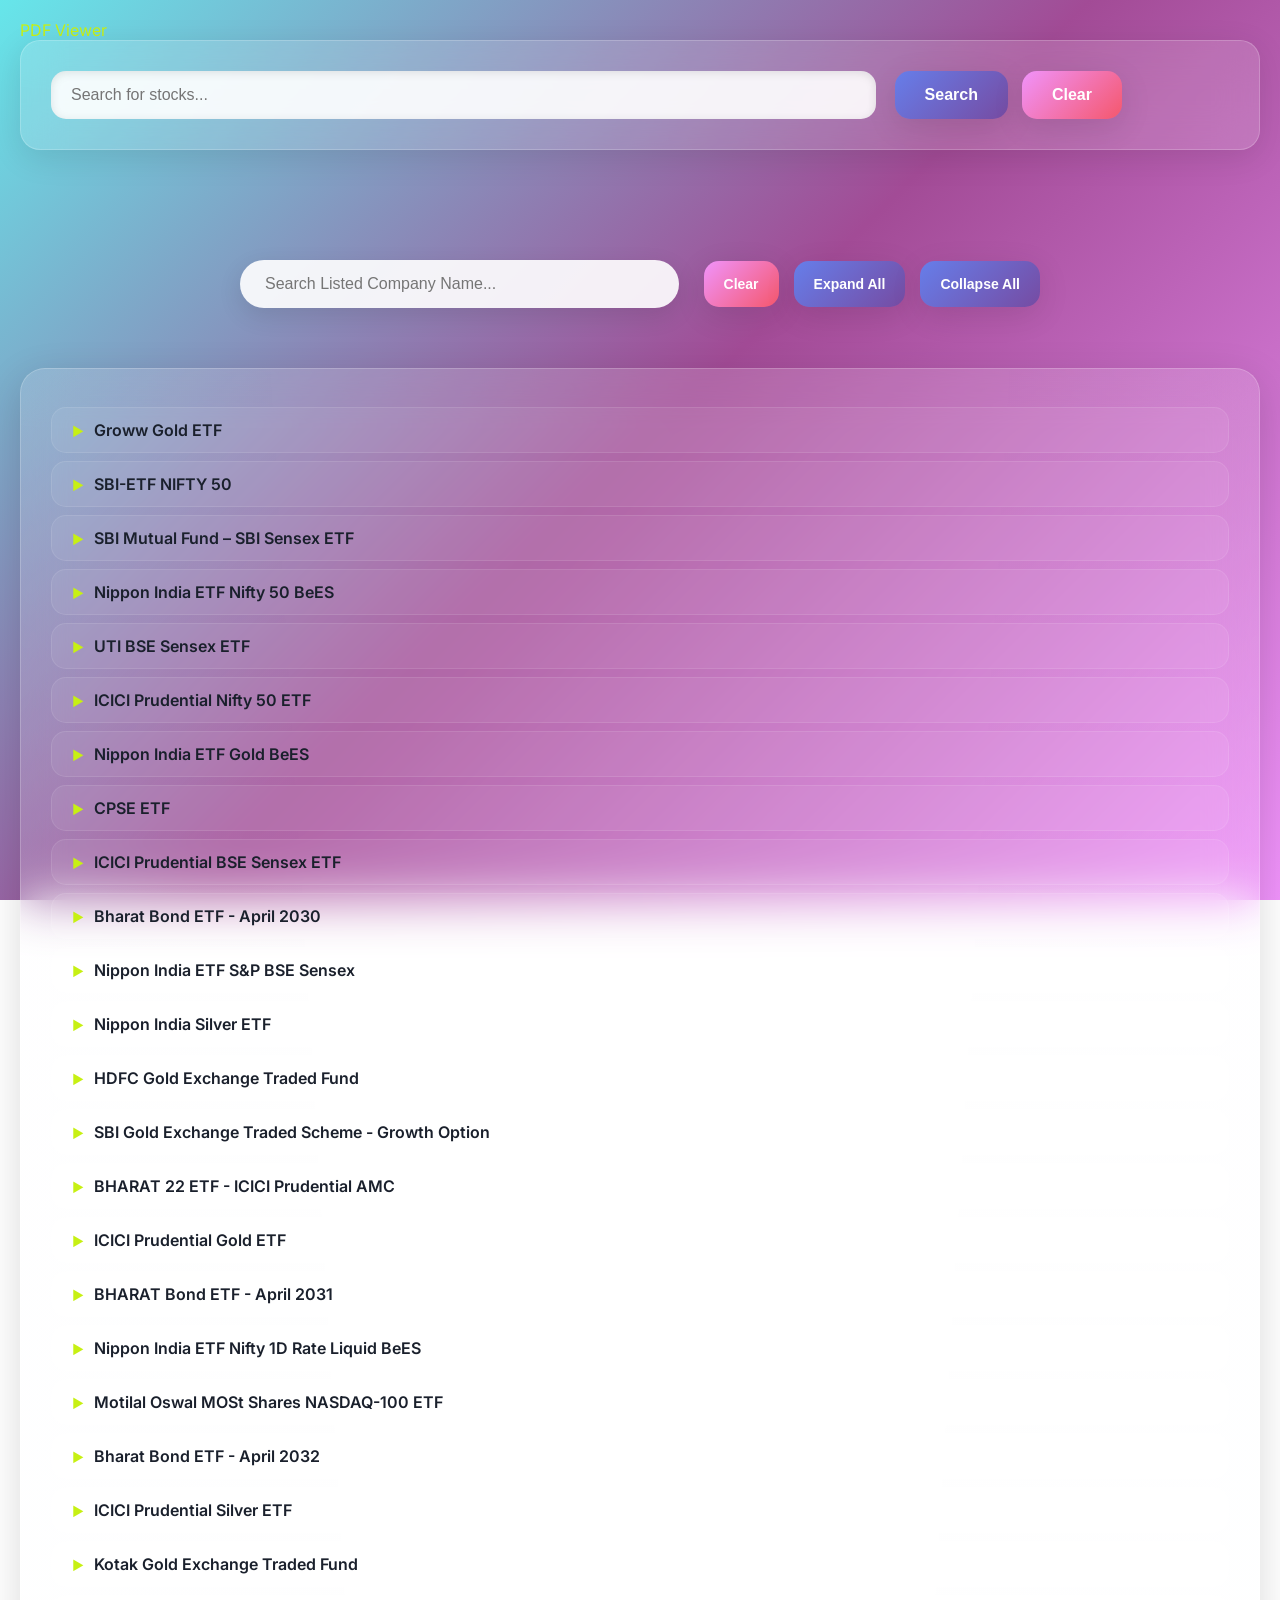
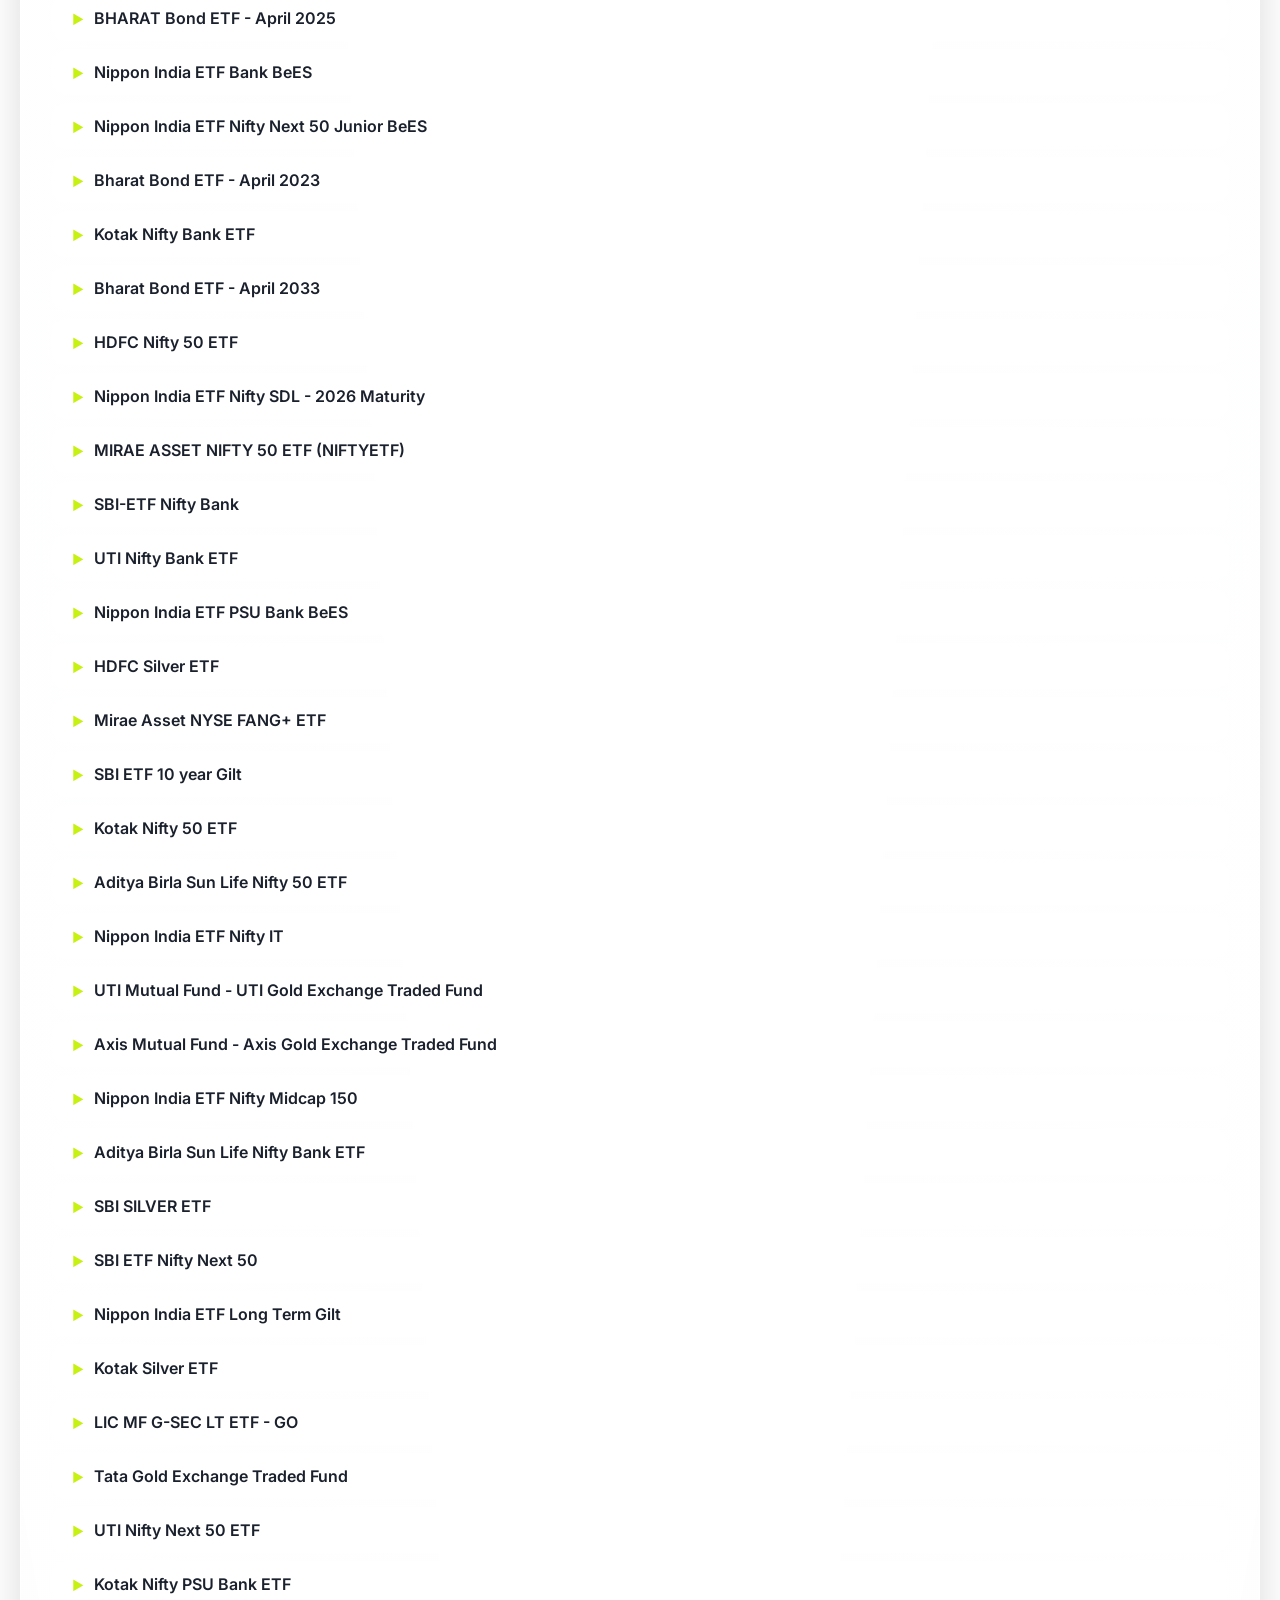
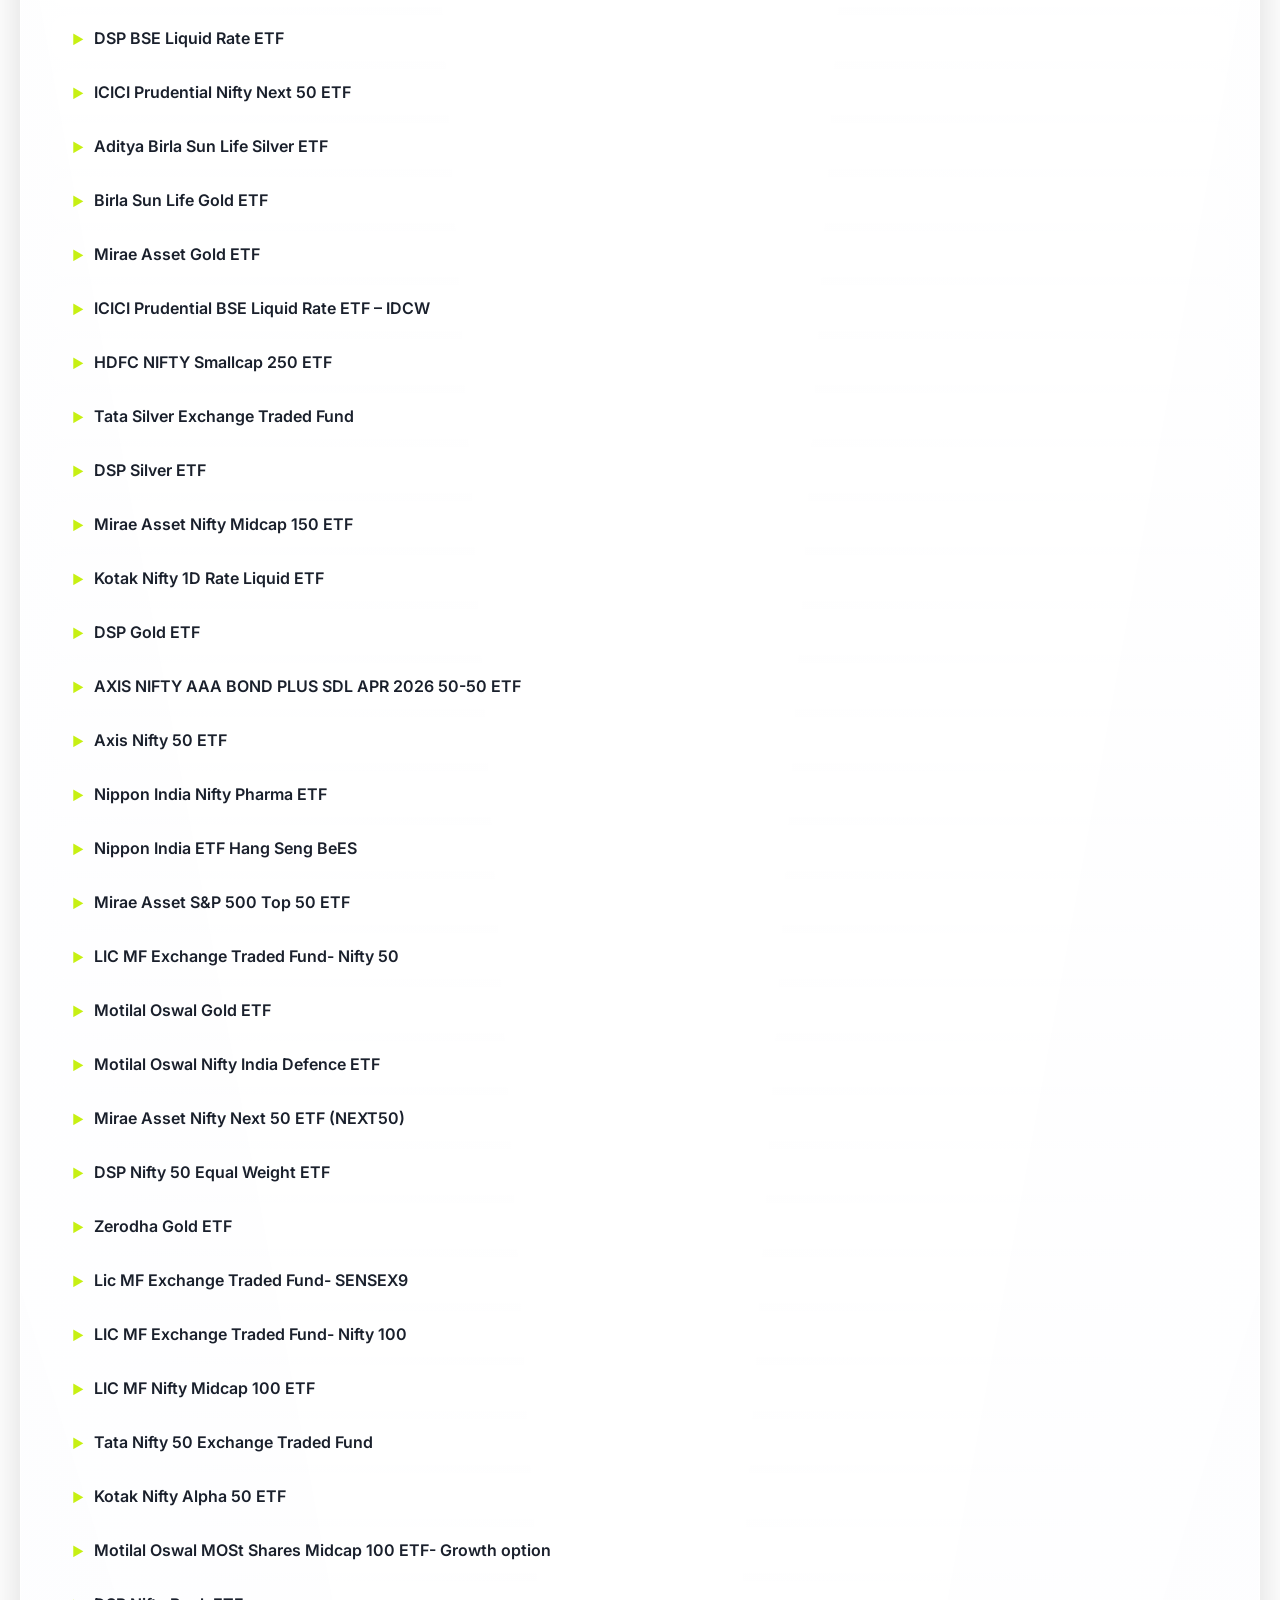
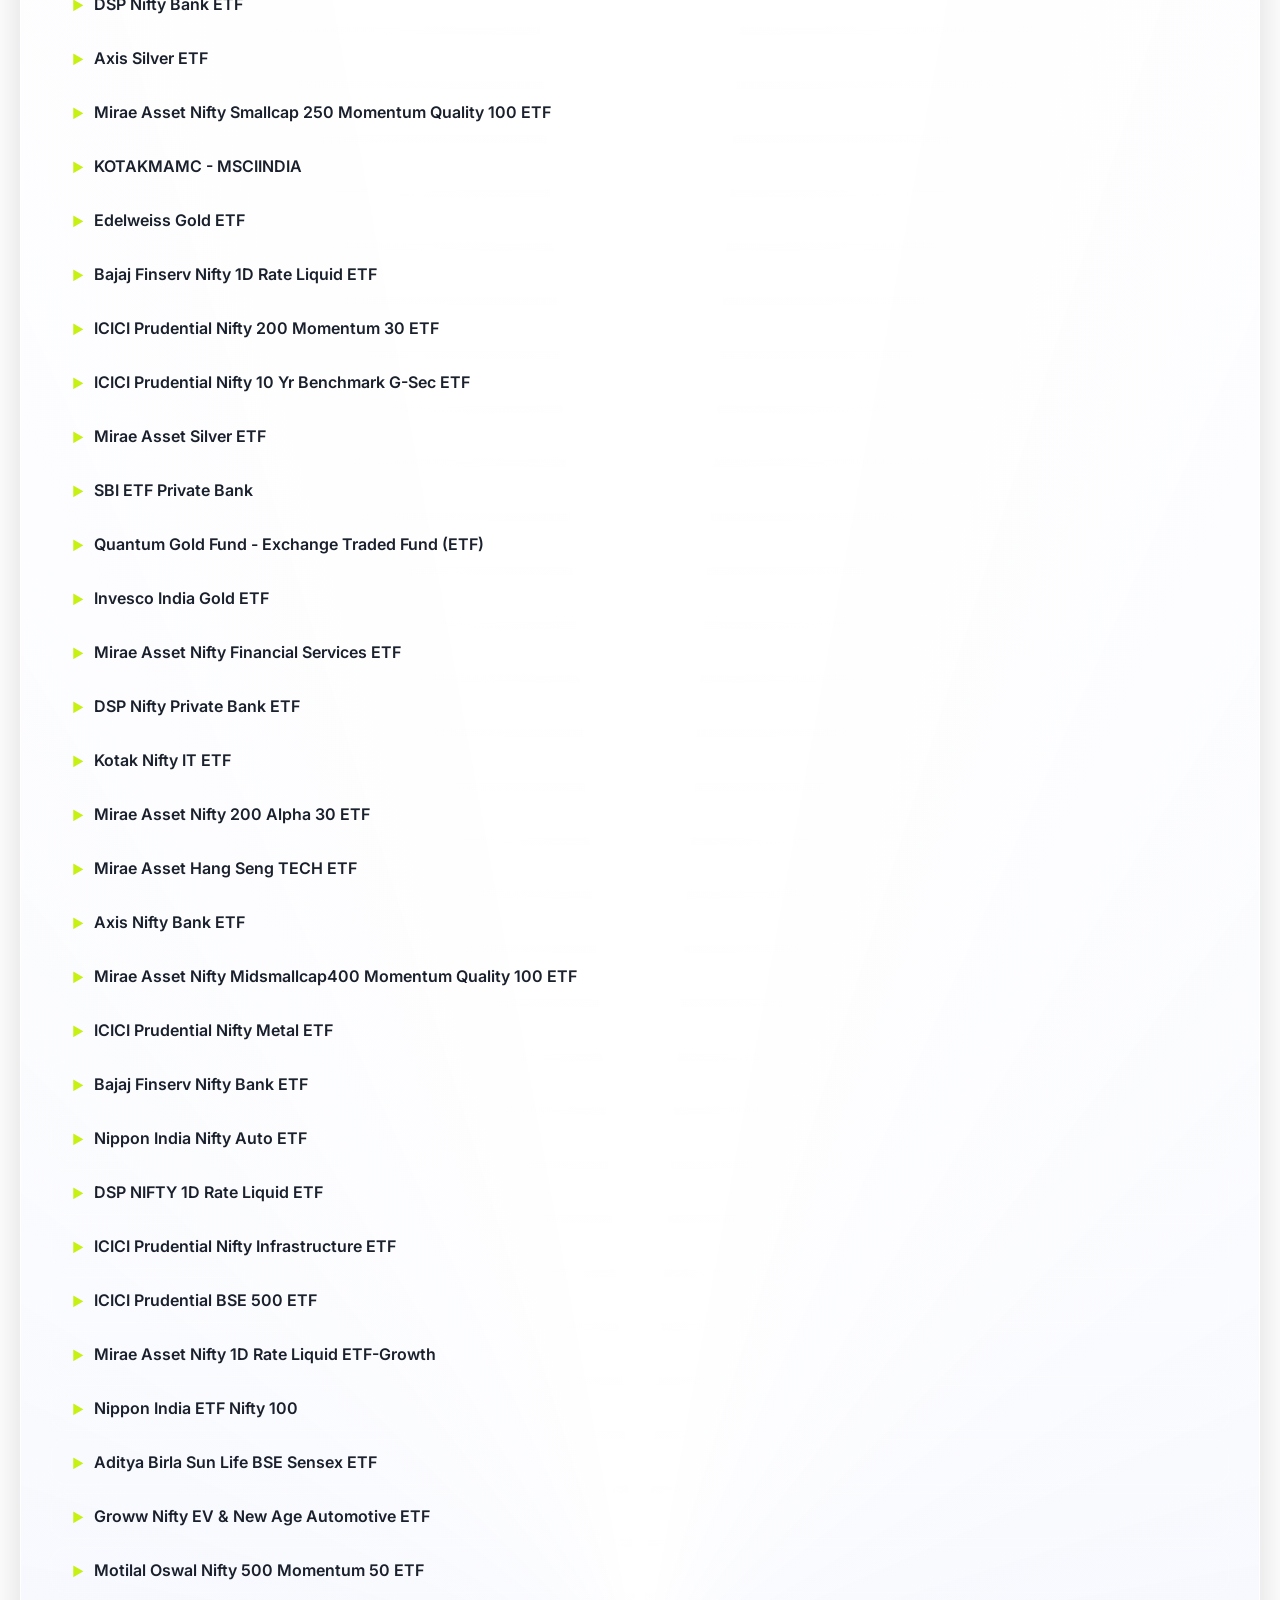
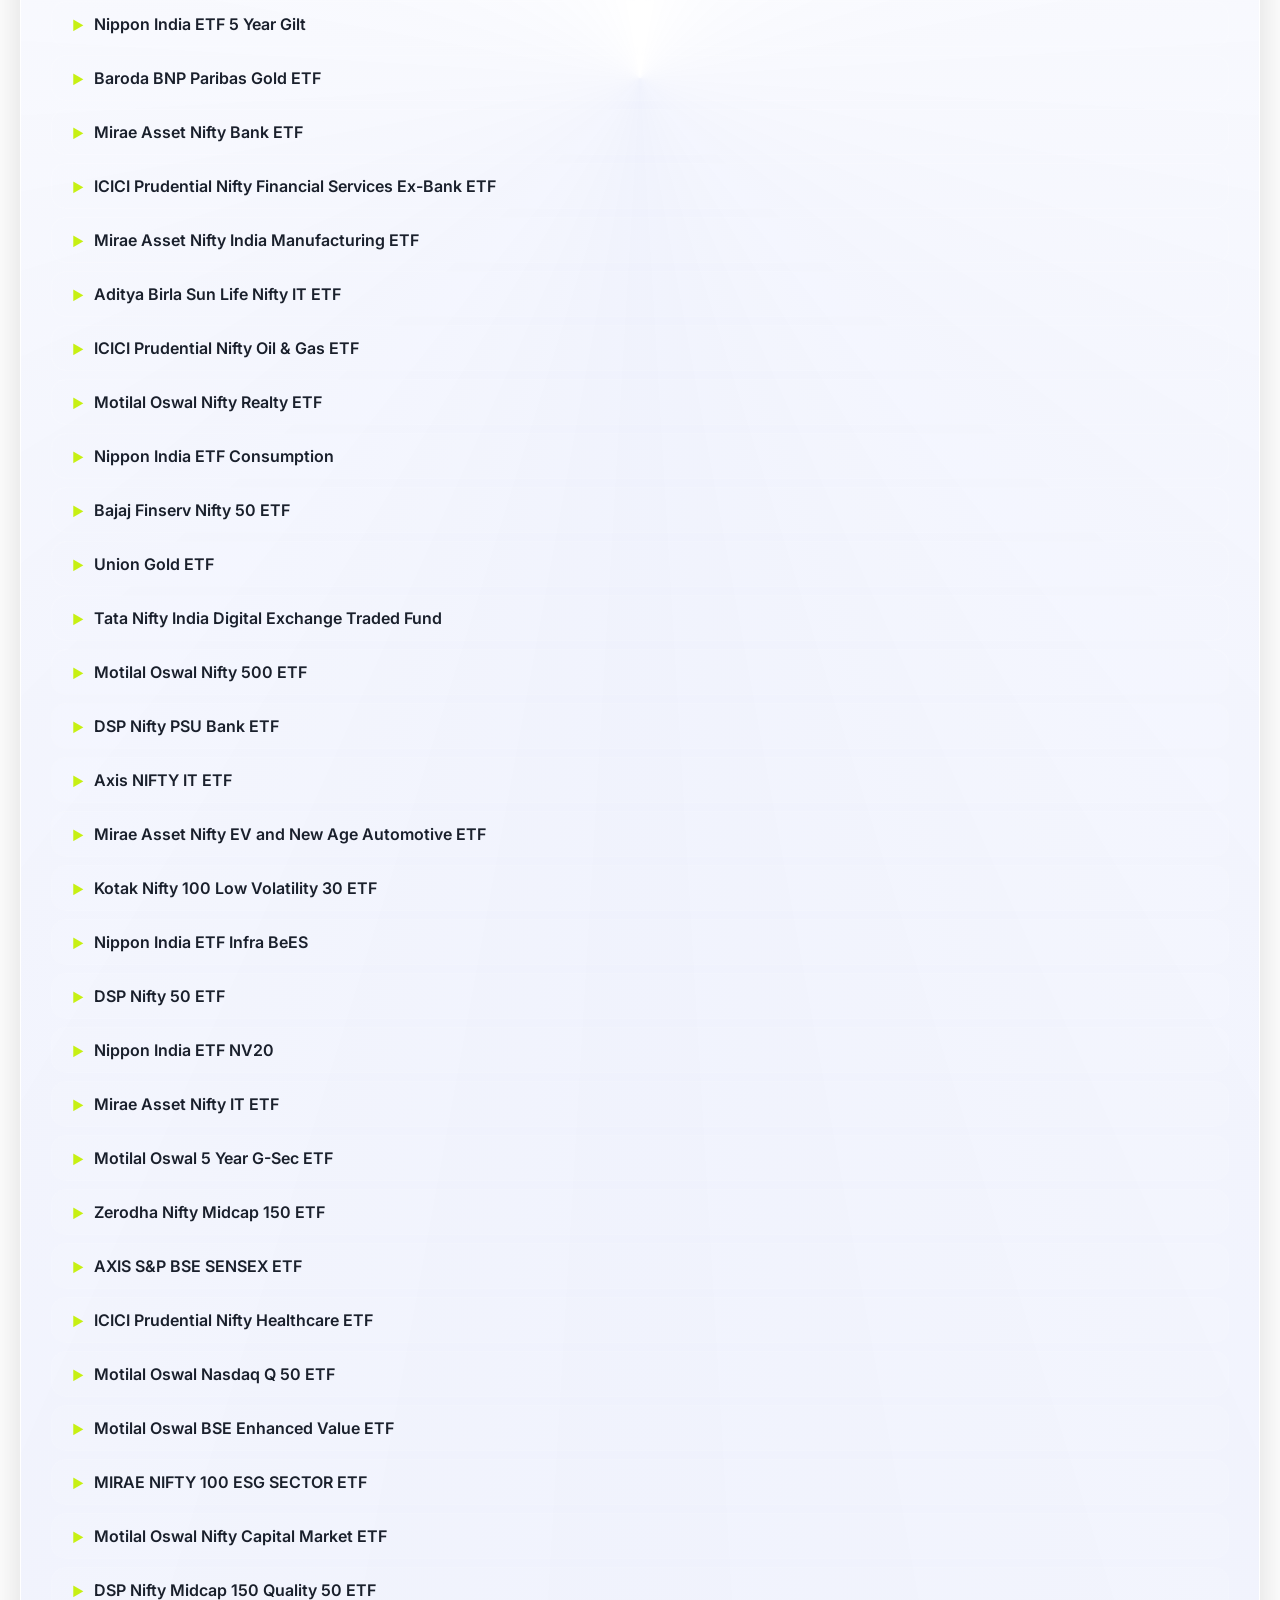
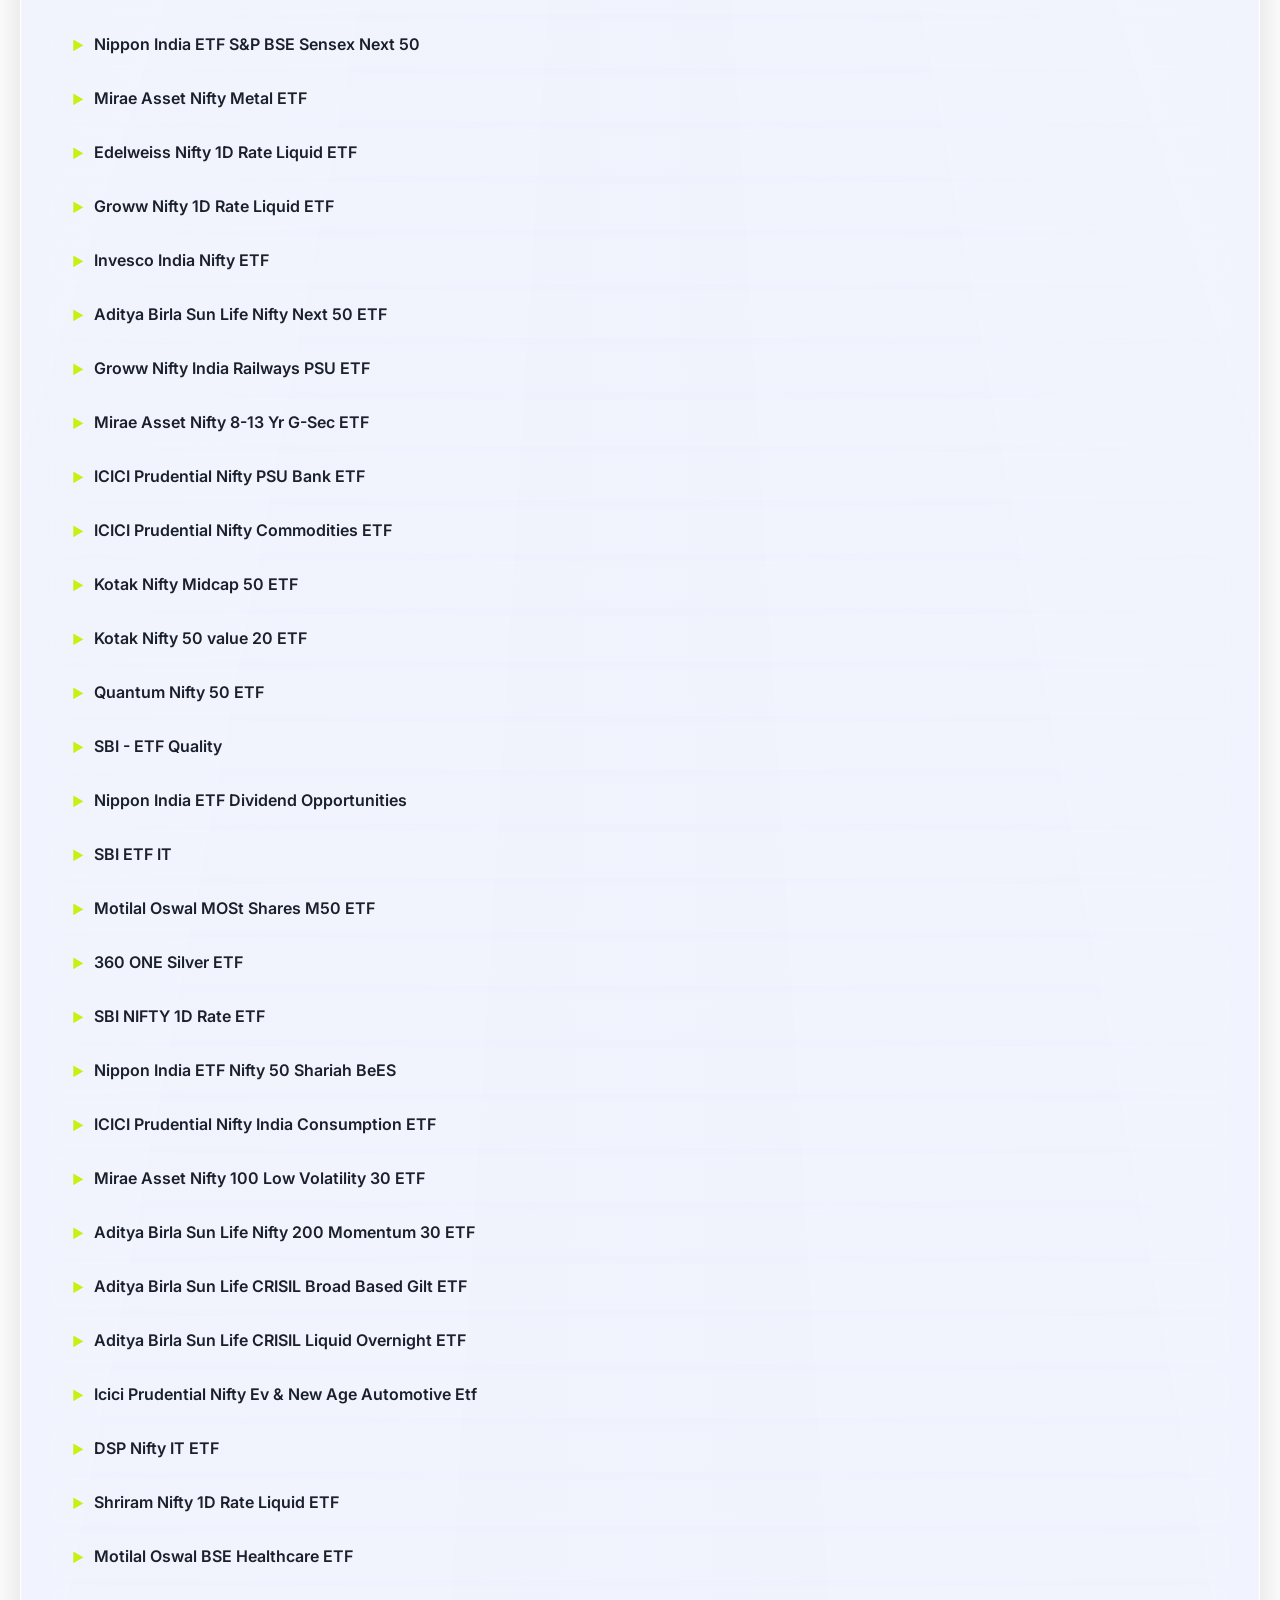
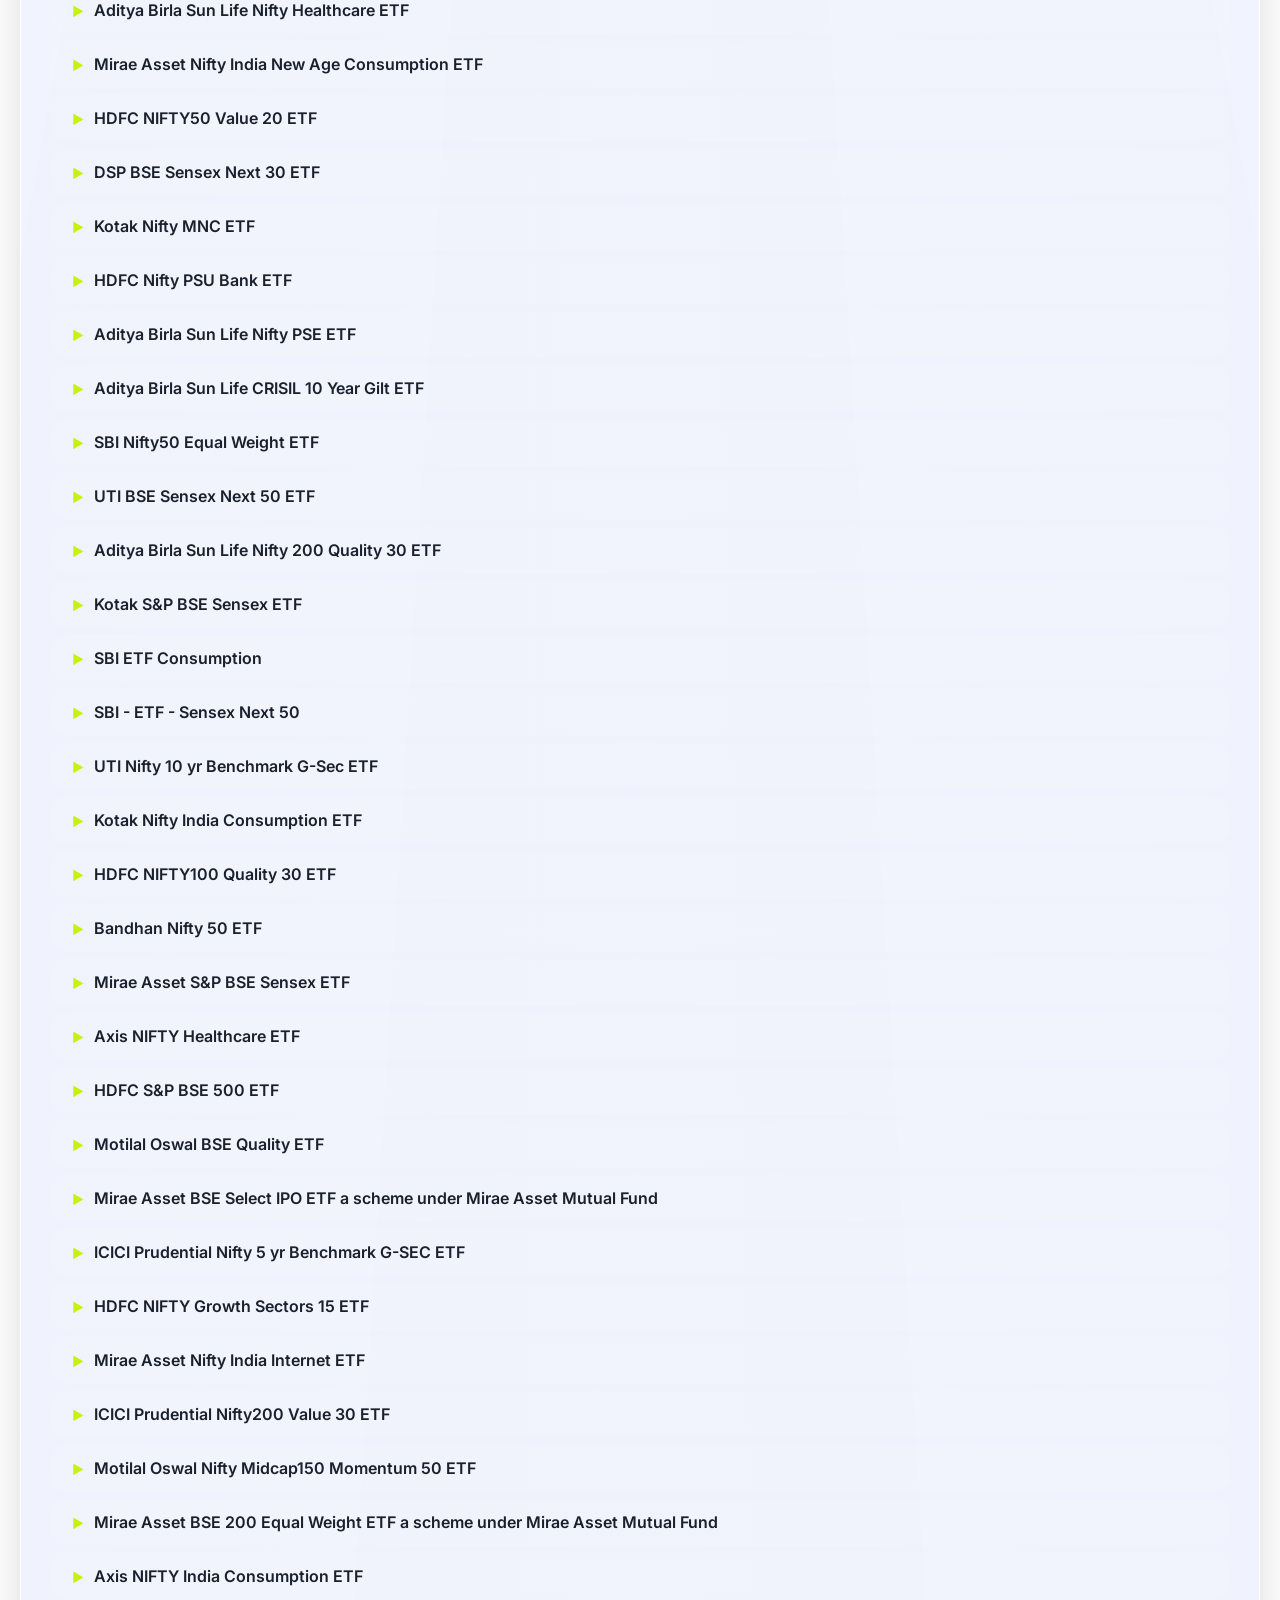
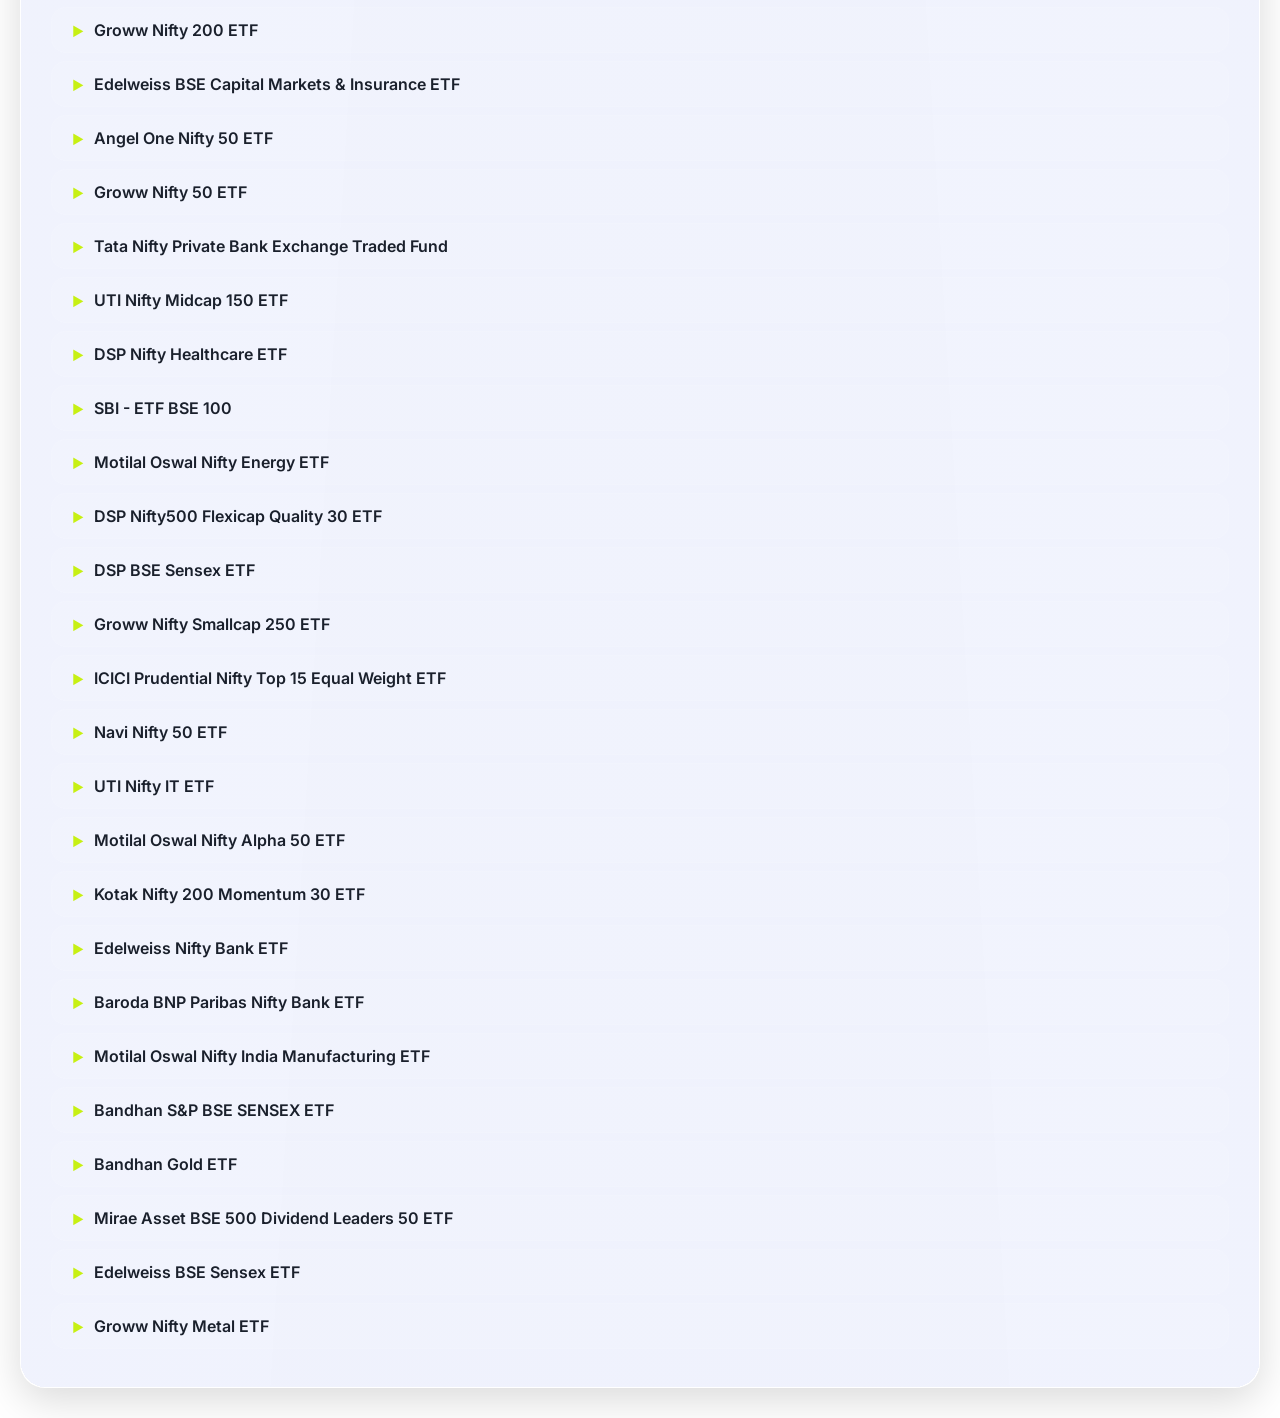
<file: etfs.html>
<!DOCTYPE html>
<html lang="en">
   <head>
      <meta charset="UTF-8" />
      <meta name="viewport" content="width=device-width, initial-scale=1.0" />
      <title>Equity Market Companies</title>
      <link rel="stylesheet" href="etfs_assets/styles.css" />
   </head>
   <body>
      <div class="container">
        <a href="one_page_viewer.html" target="_blank">PDF Viewer</a>
         <div class="search-box">
            <input
               type="text"
               id="searchInput1"
               placeholder="Search for stocks..."
               />
            <!-- div id="suggestions1" class="suggestions"></div -->
            <button onclick="searchStocks()">Search</button>
            <button onclick="clearStockTable()" class="clear-btn">Clear</button>
         </div>
      </div>
      <div id="loading" style="display: none">Loading...</div>
      <div id="error" style="display: none"></div>
      <table class="stock-table" id="stockTable" style="display: none">
         <thead>
            <tr>
               <th>Company</th>
               <th>LTP</th>
               <th>Change</th>
               <th>Change %</th>
               <th>Volume</th>
               <th>Last Updated</th>
            </tr>
         </thead>
         <tbody id="stockBody"></tbody>
      </table>
      </div>
      <!-- Enhanced JSON Viewer Section -->
      <div class="json-search-container">
         <input
            type="text"
            id="searchInput2"
            placeholder="Search Listed Company Name..."
            autocomplete="off"
            />
         <button id="clearJsonBtn" class="clear-btn">Clear</button>
         <button id="expandAllBtn">Expand All</button>
         <button id="collapseAllBtn">Collapse All</button>
         <div id="suggestions2" class="suggestions"></div>
      </div>
      <div id="jsonViewer" class="json-viewer"></div>
        <script src="etfs_assets/jsonData.js"></script>
  <script src="etfs_assets/app.js"></script>
   </body>
</html>
</file>
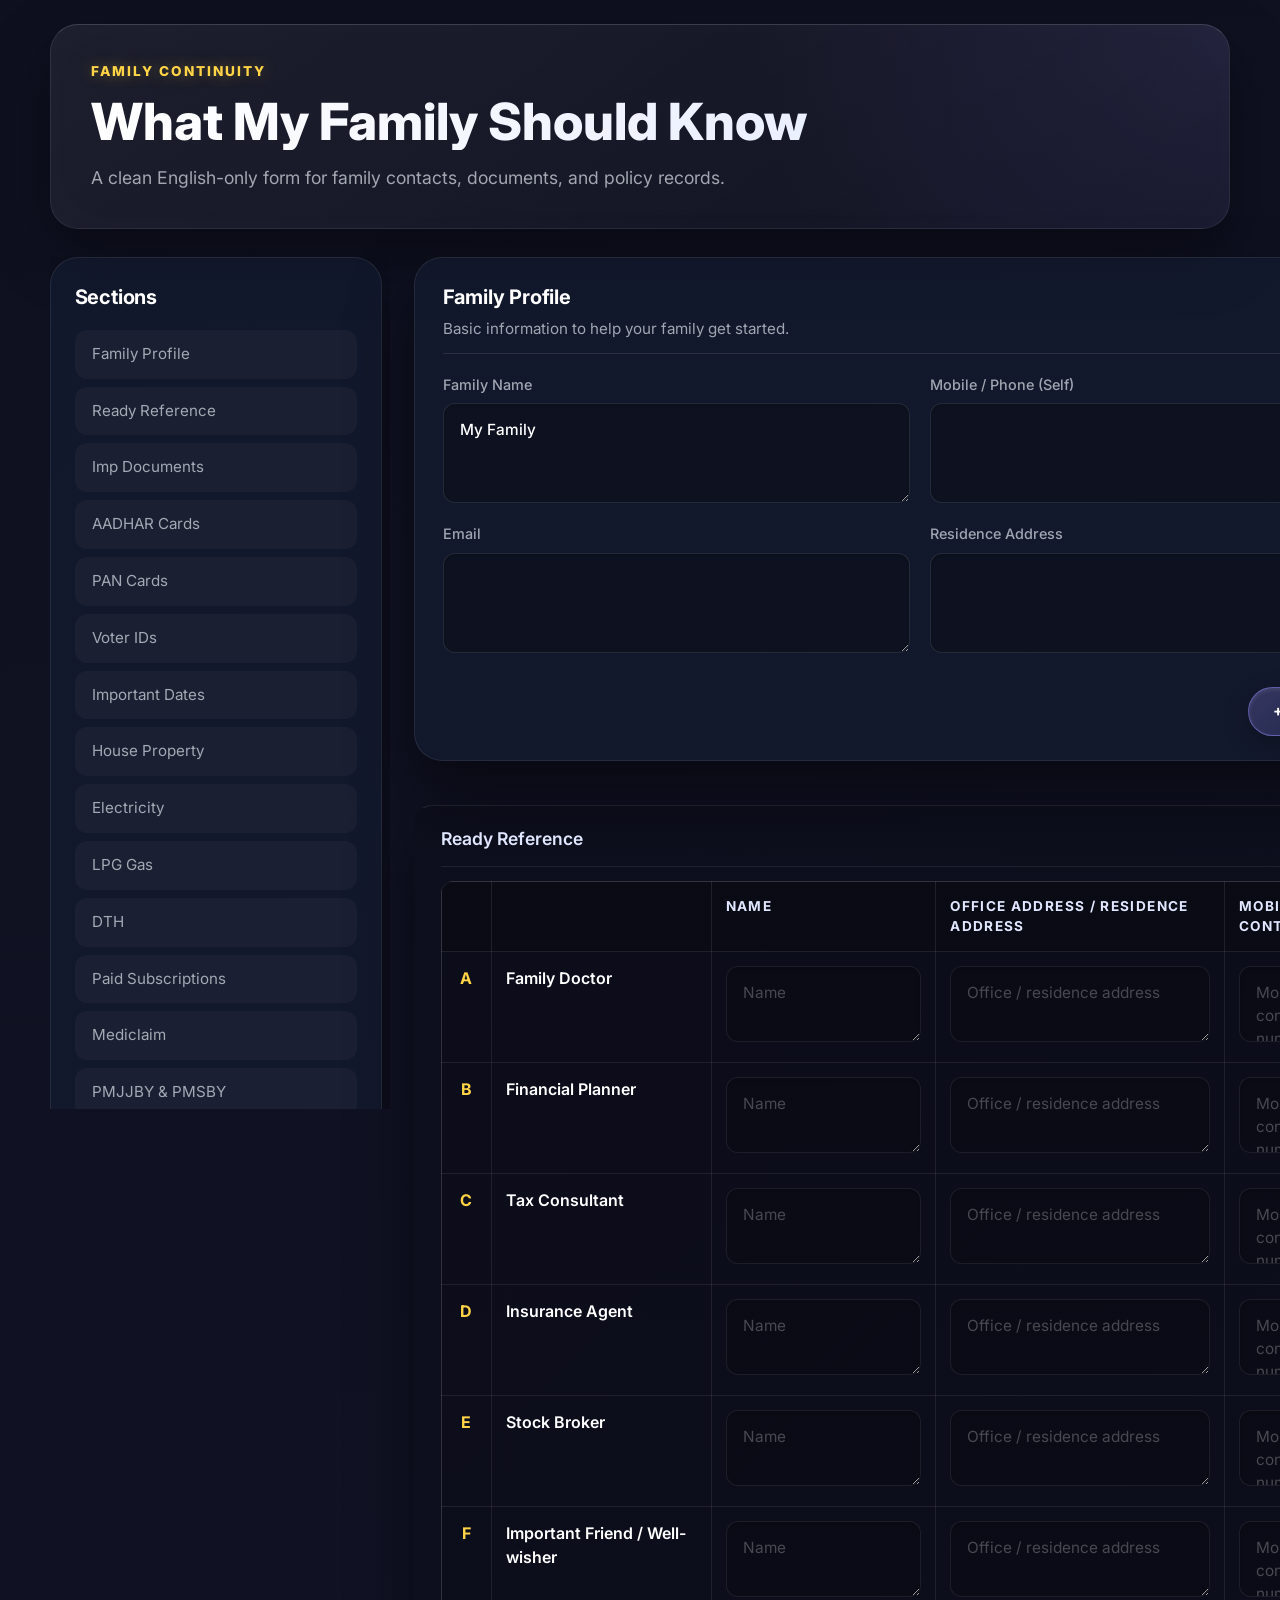
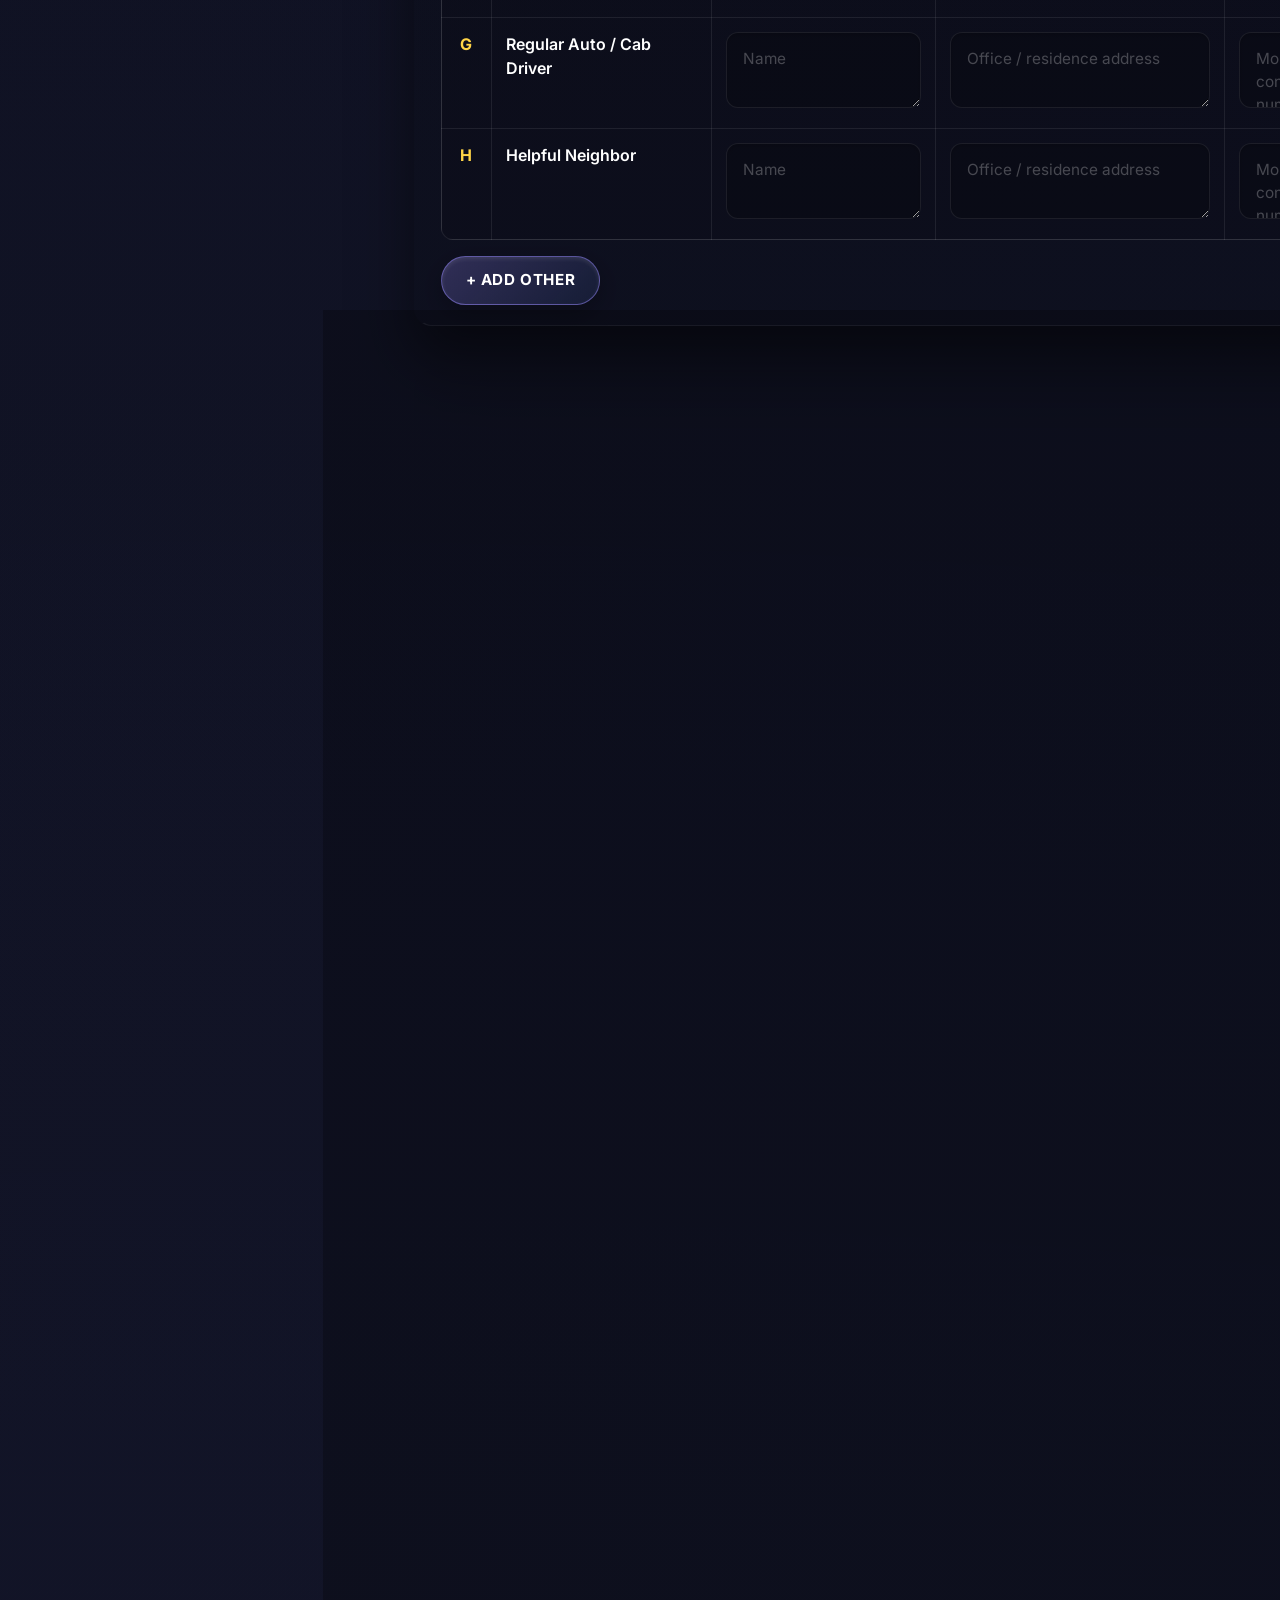
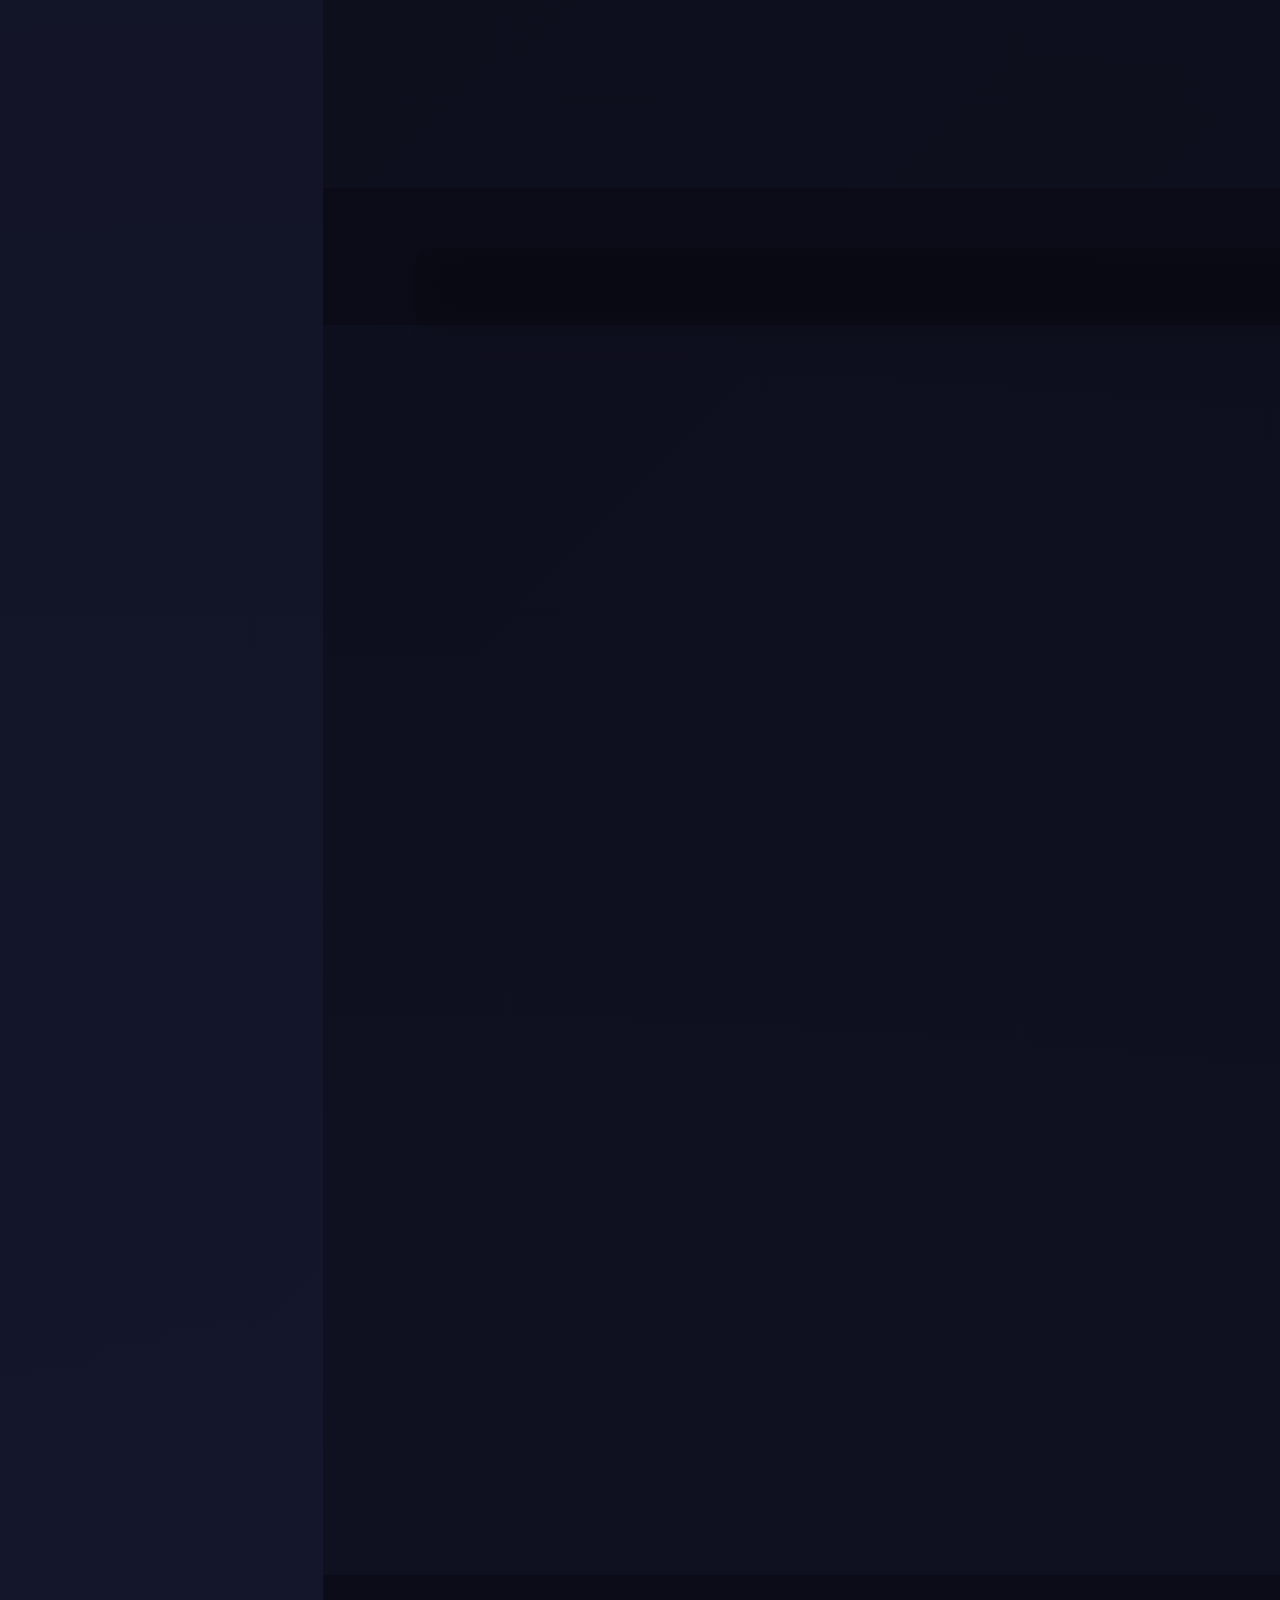
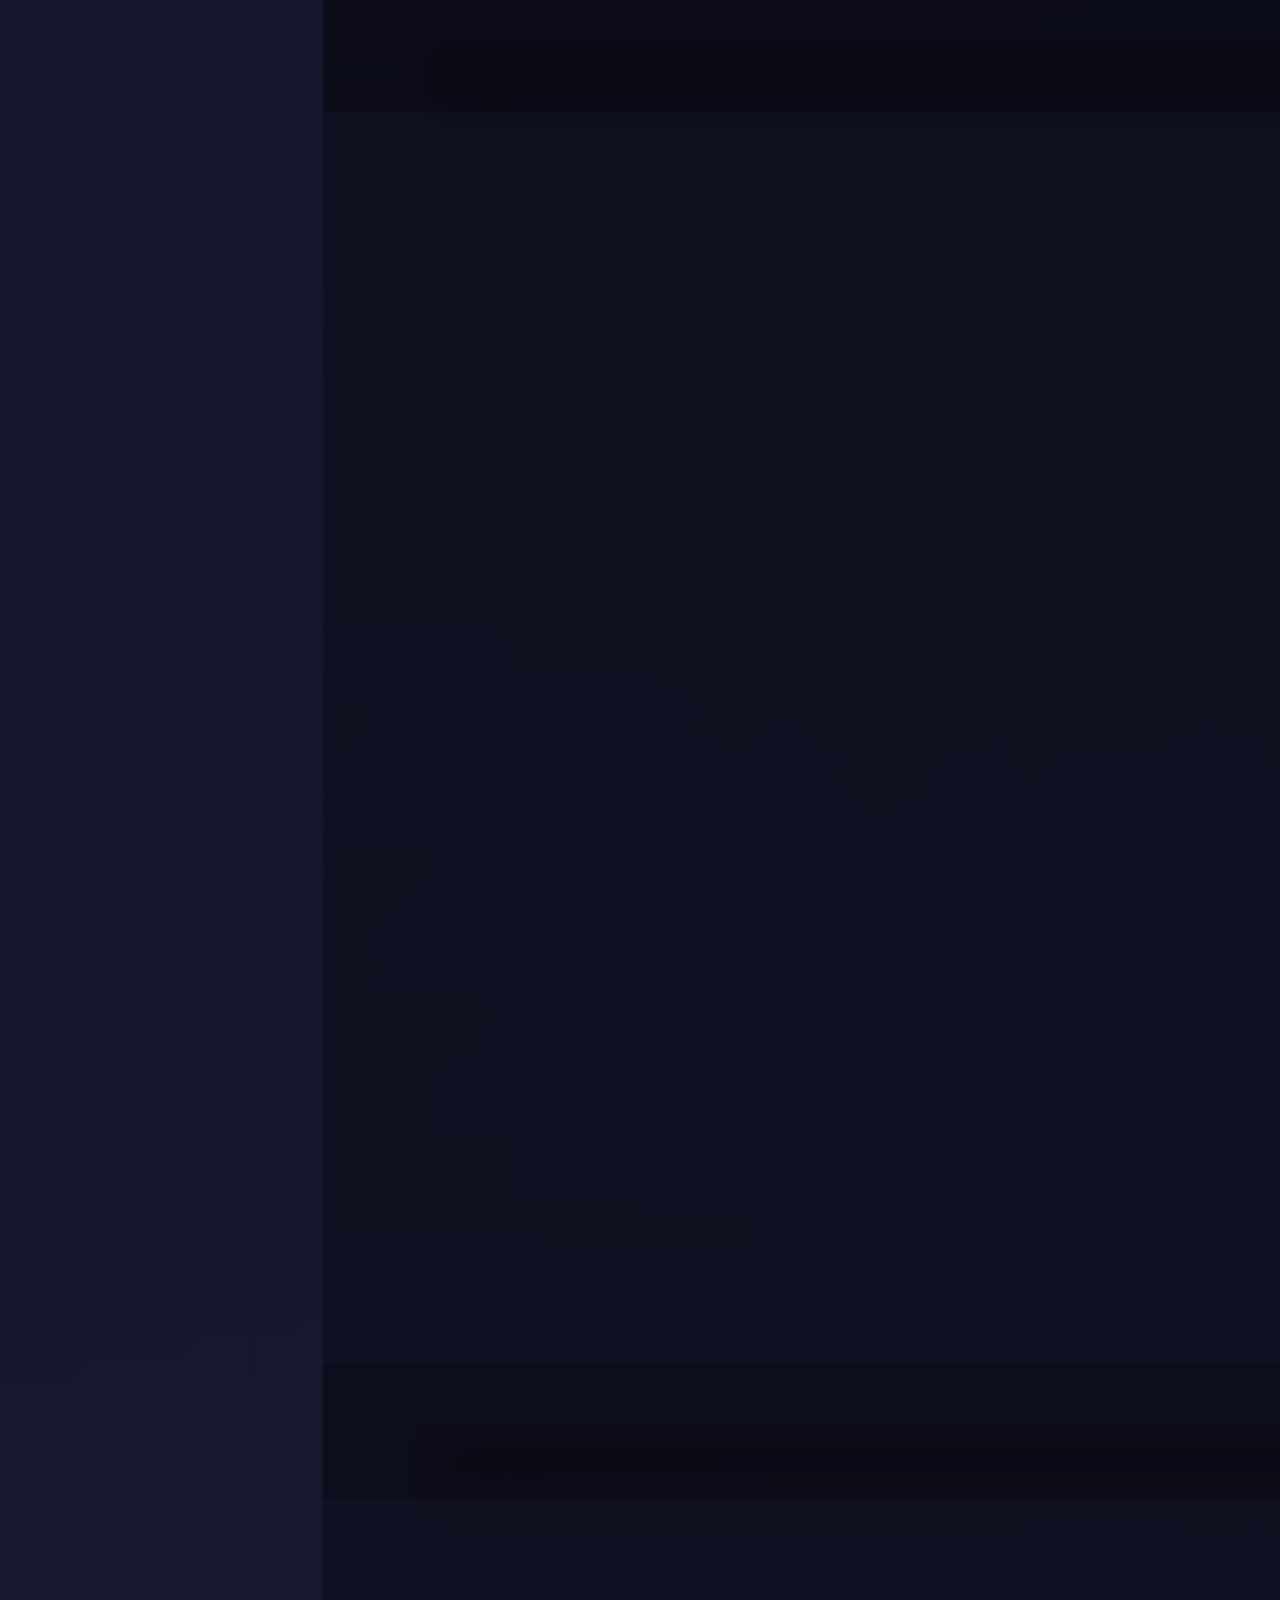
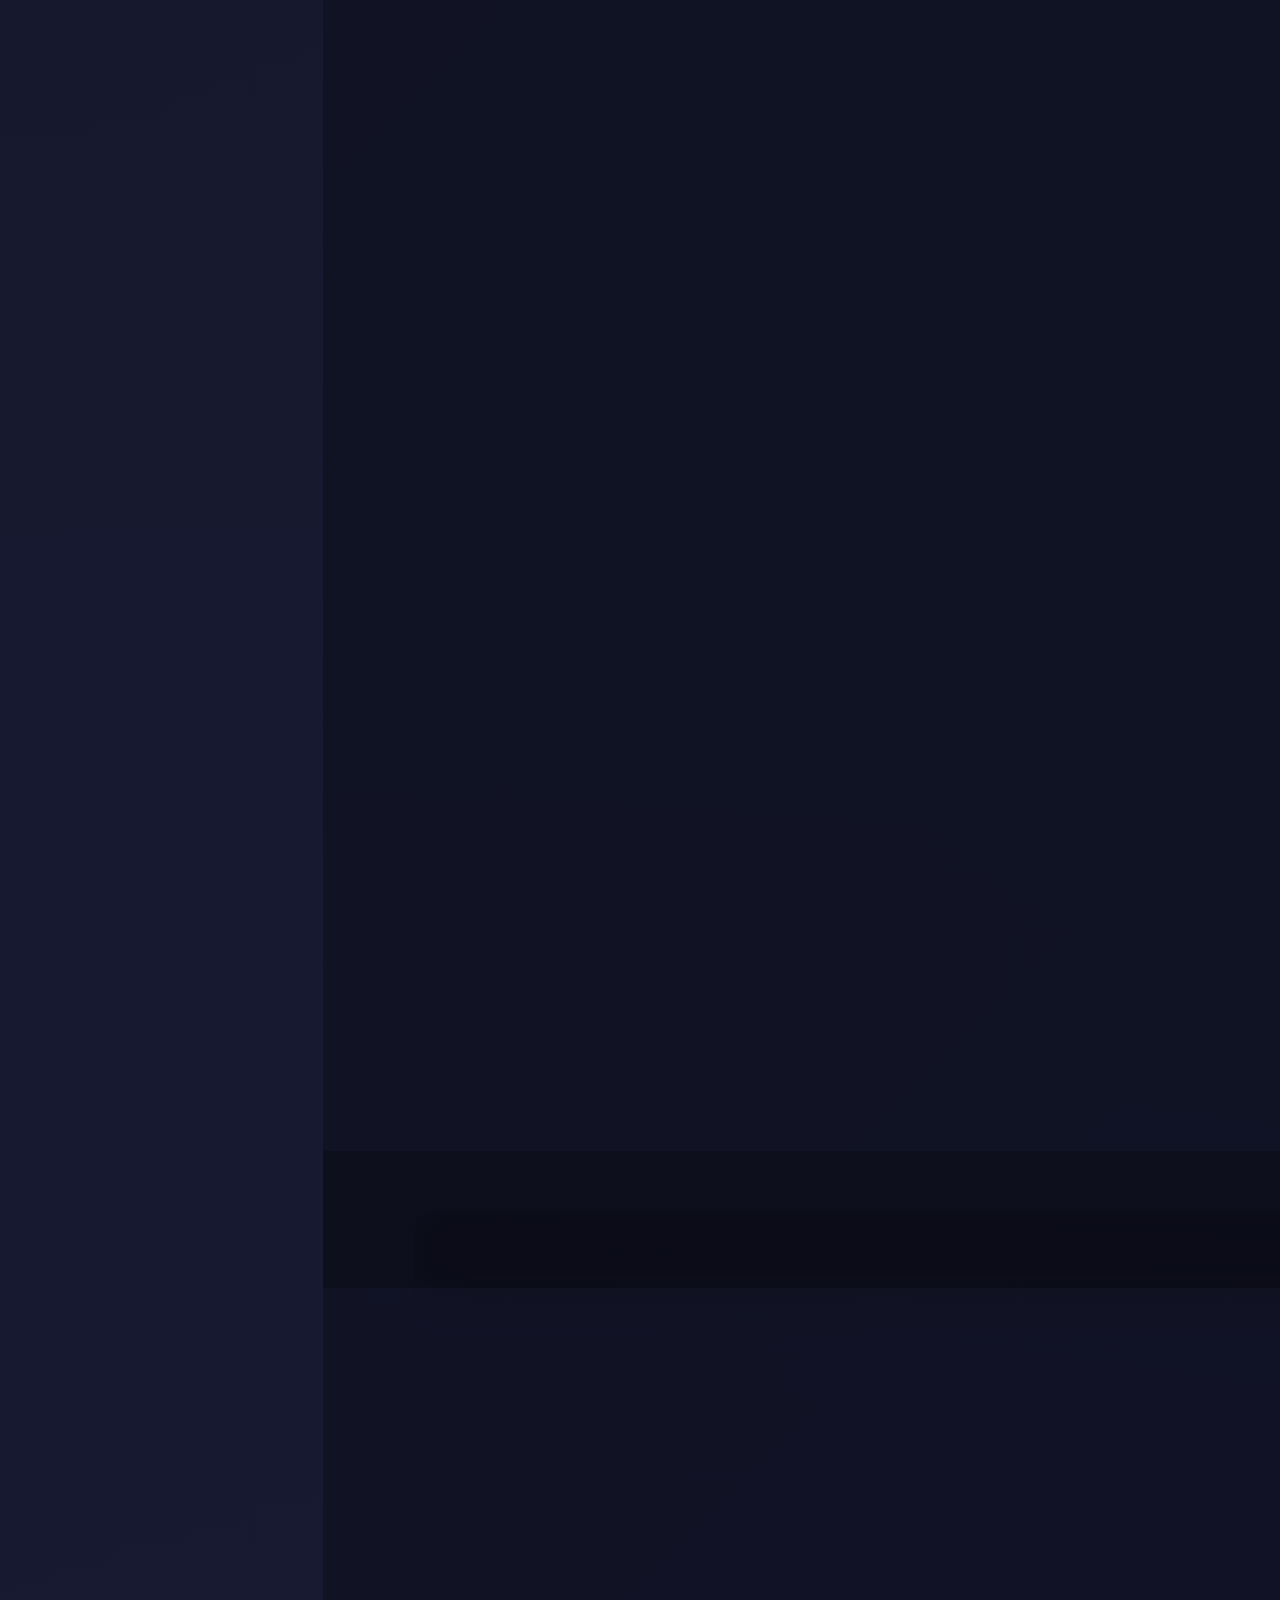
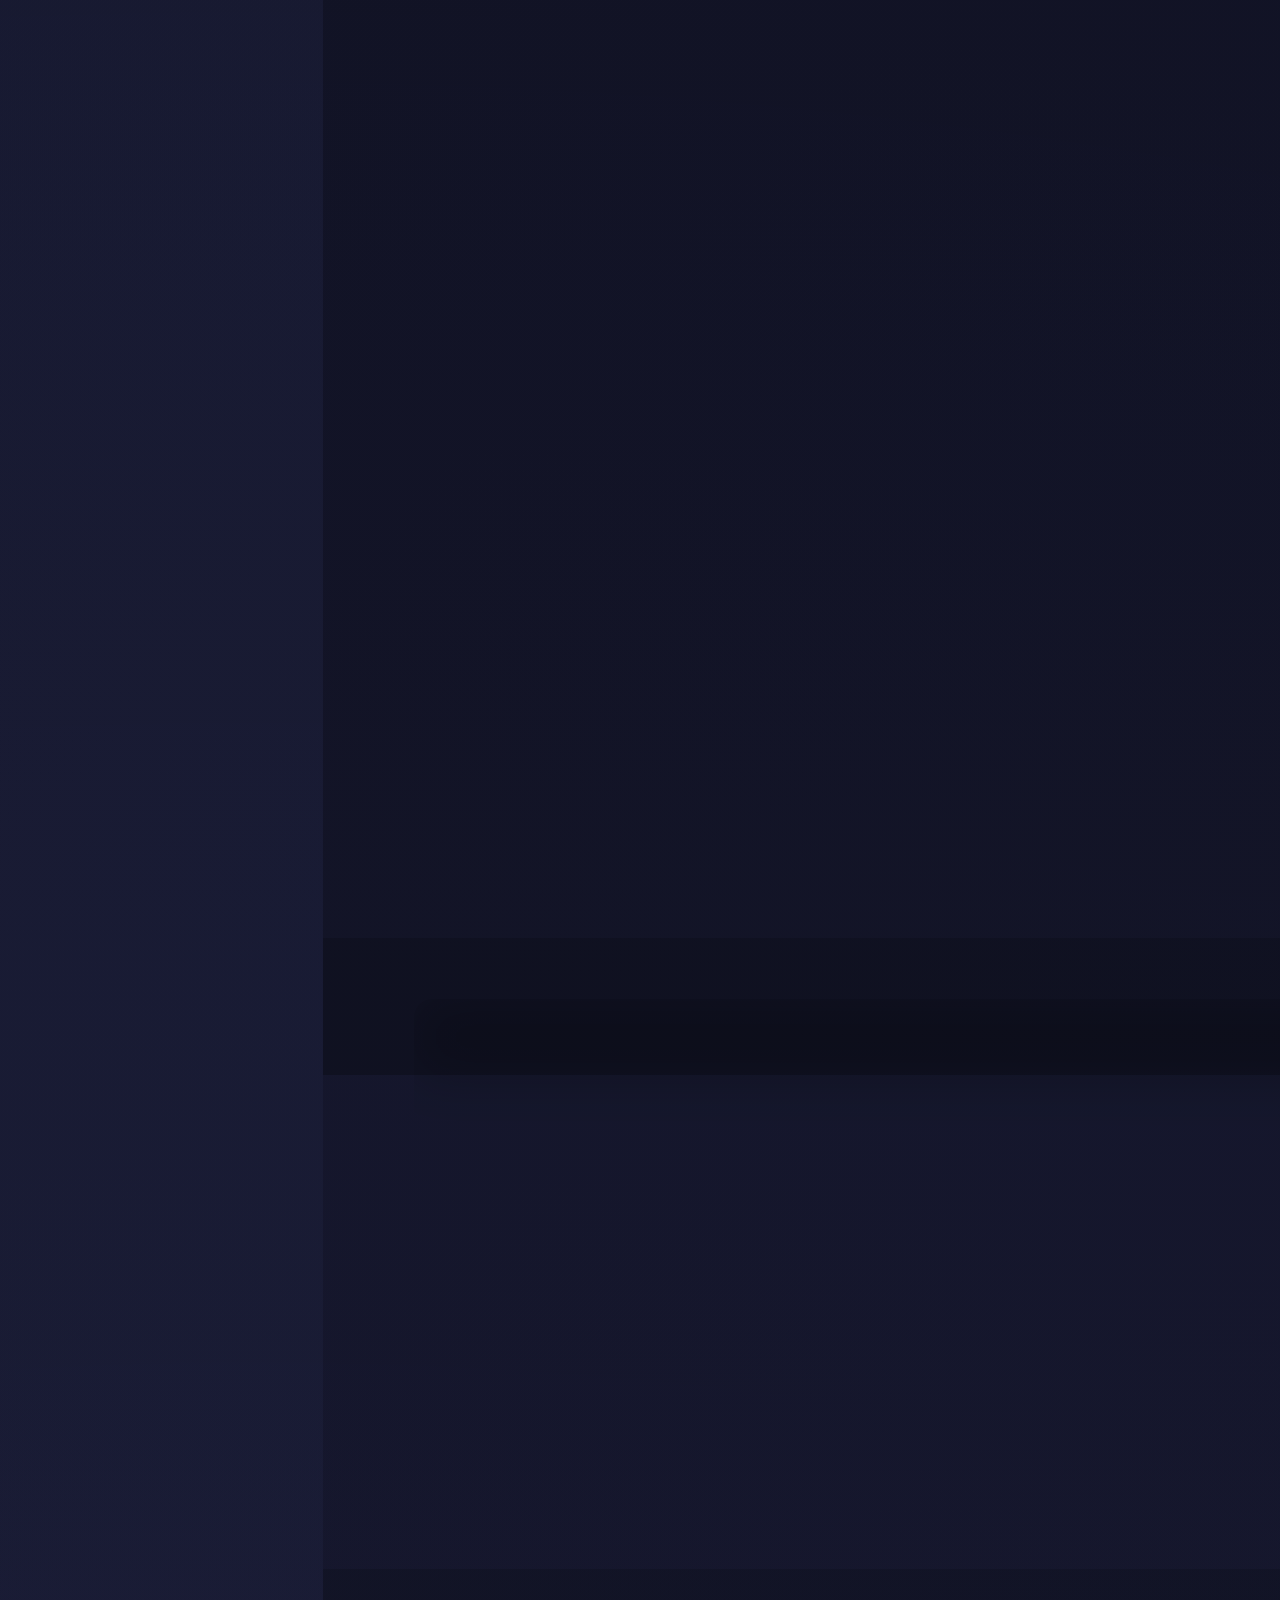
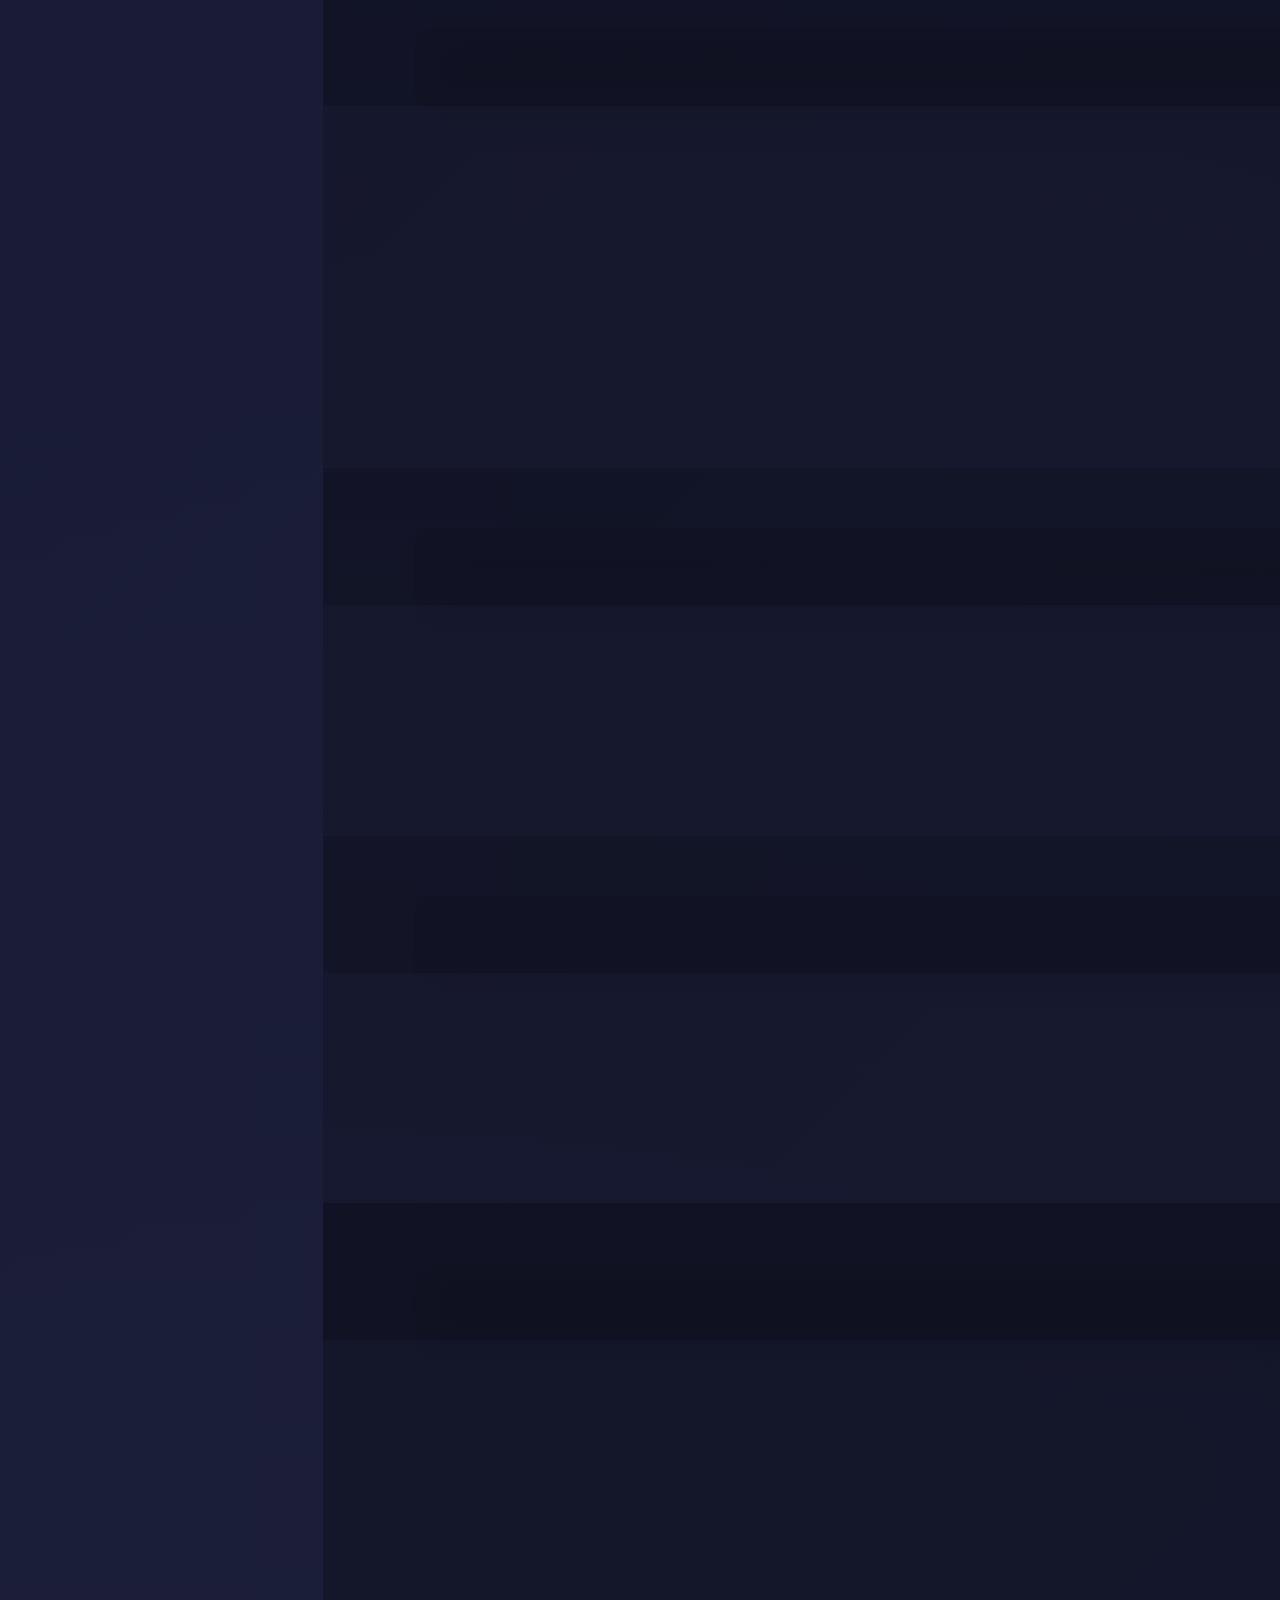
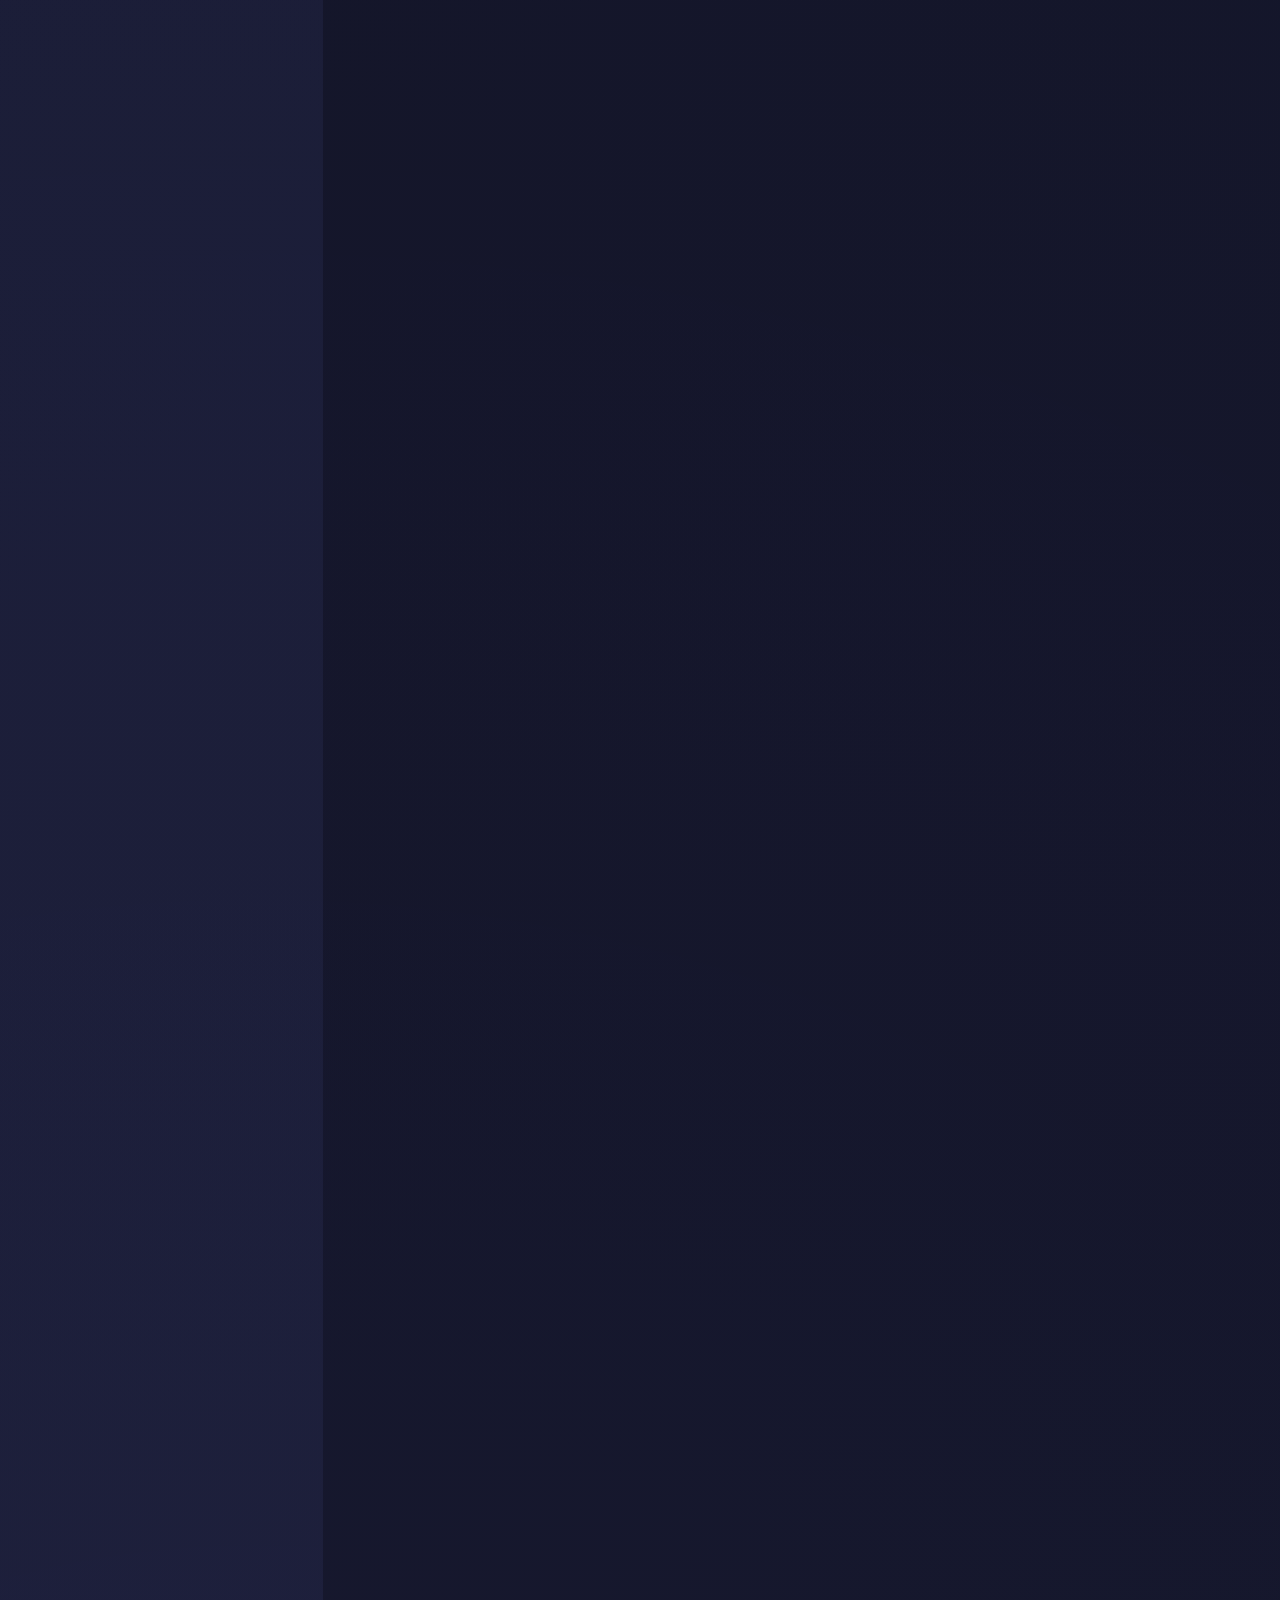
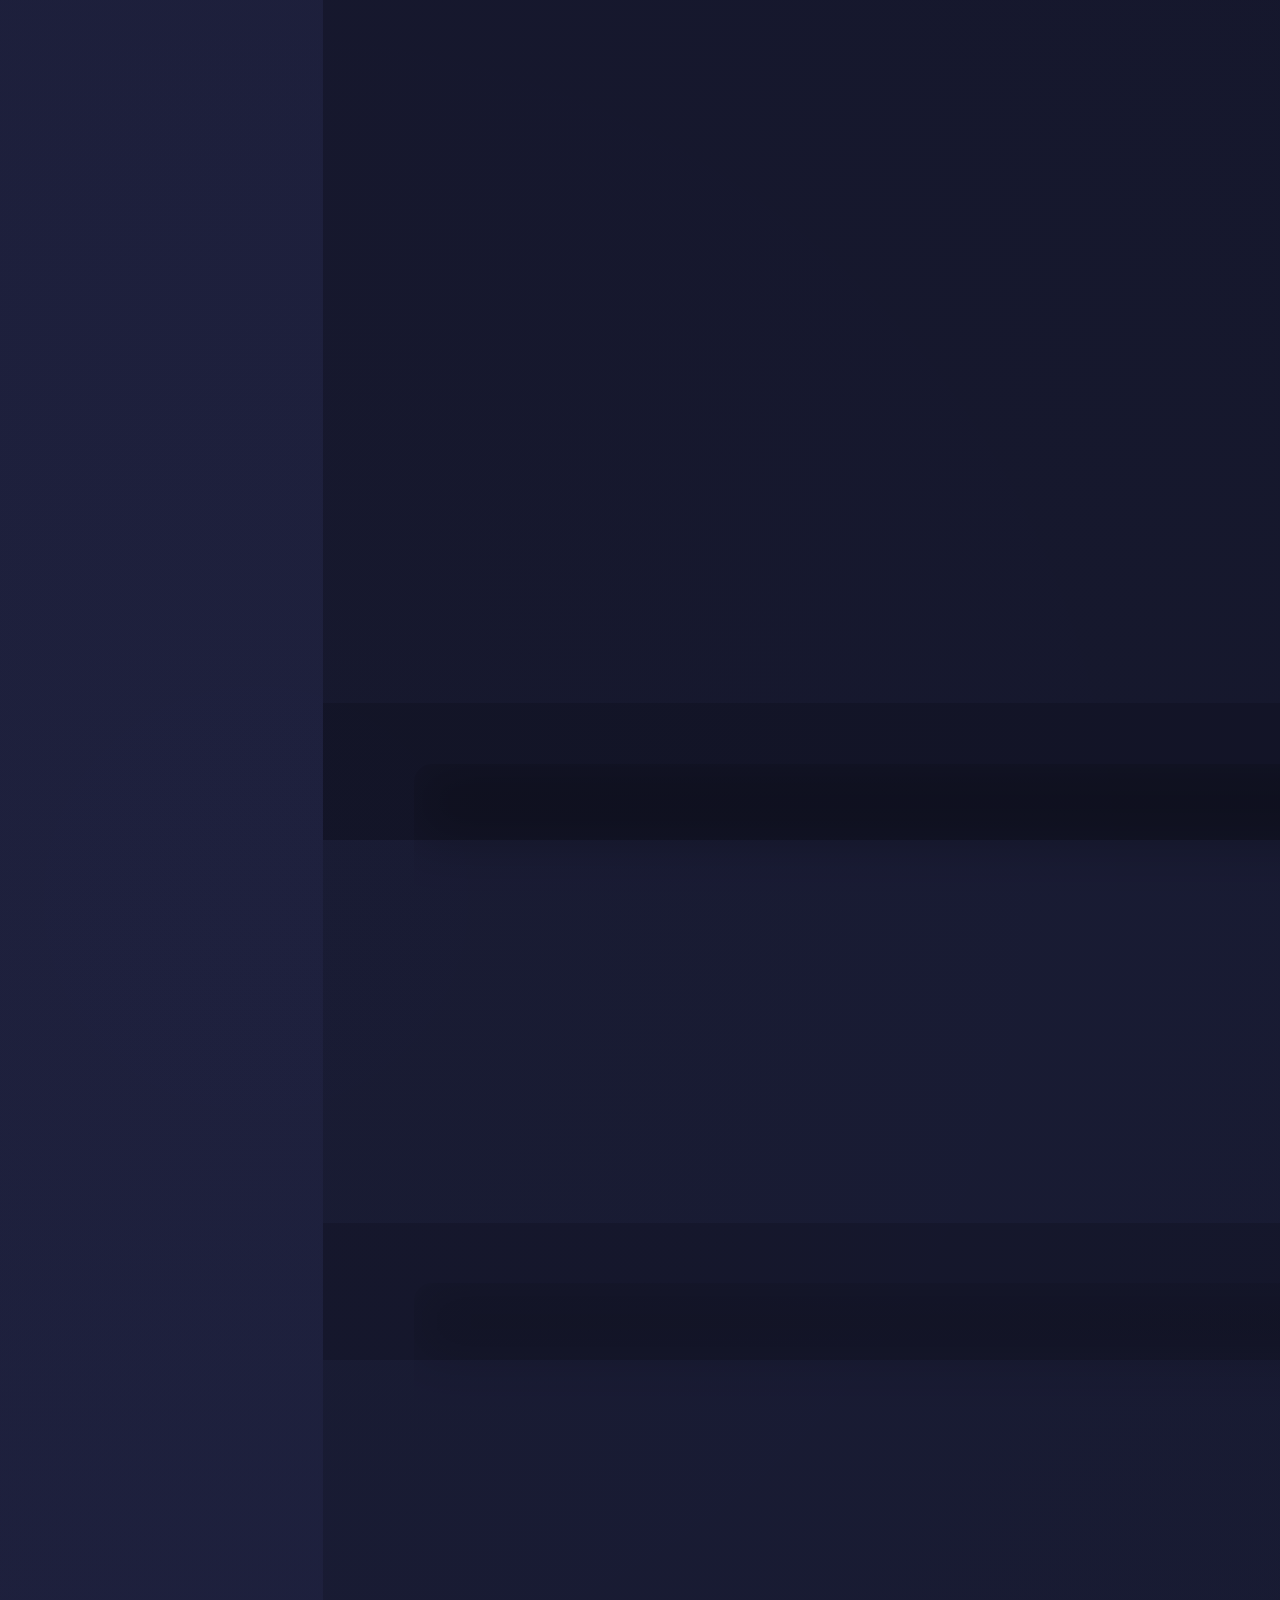
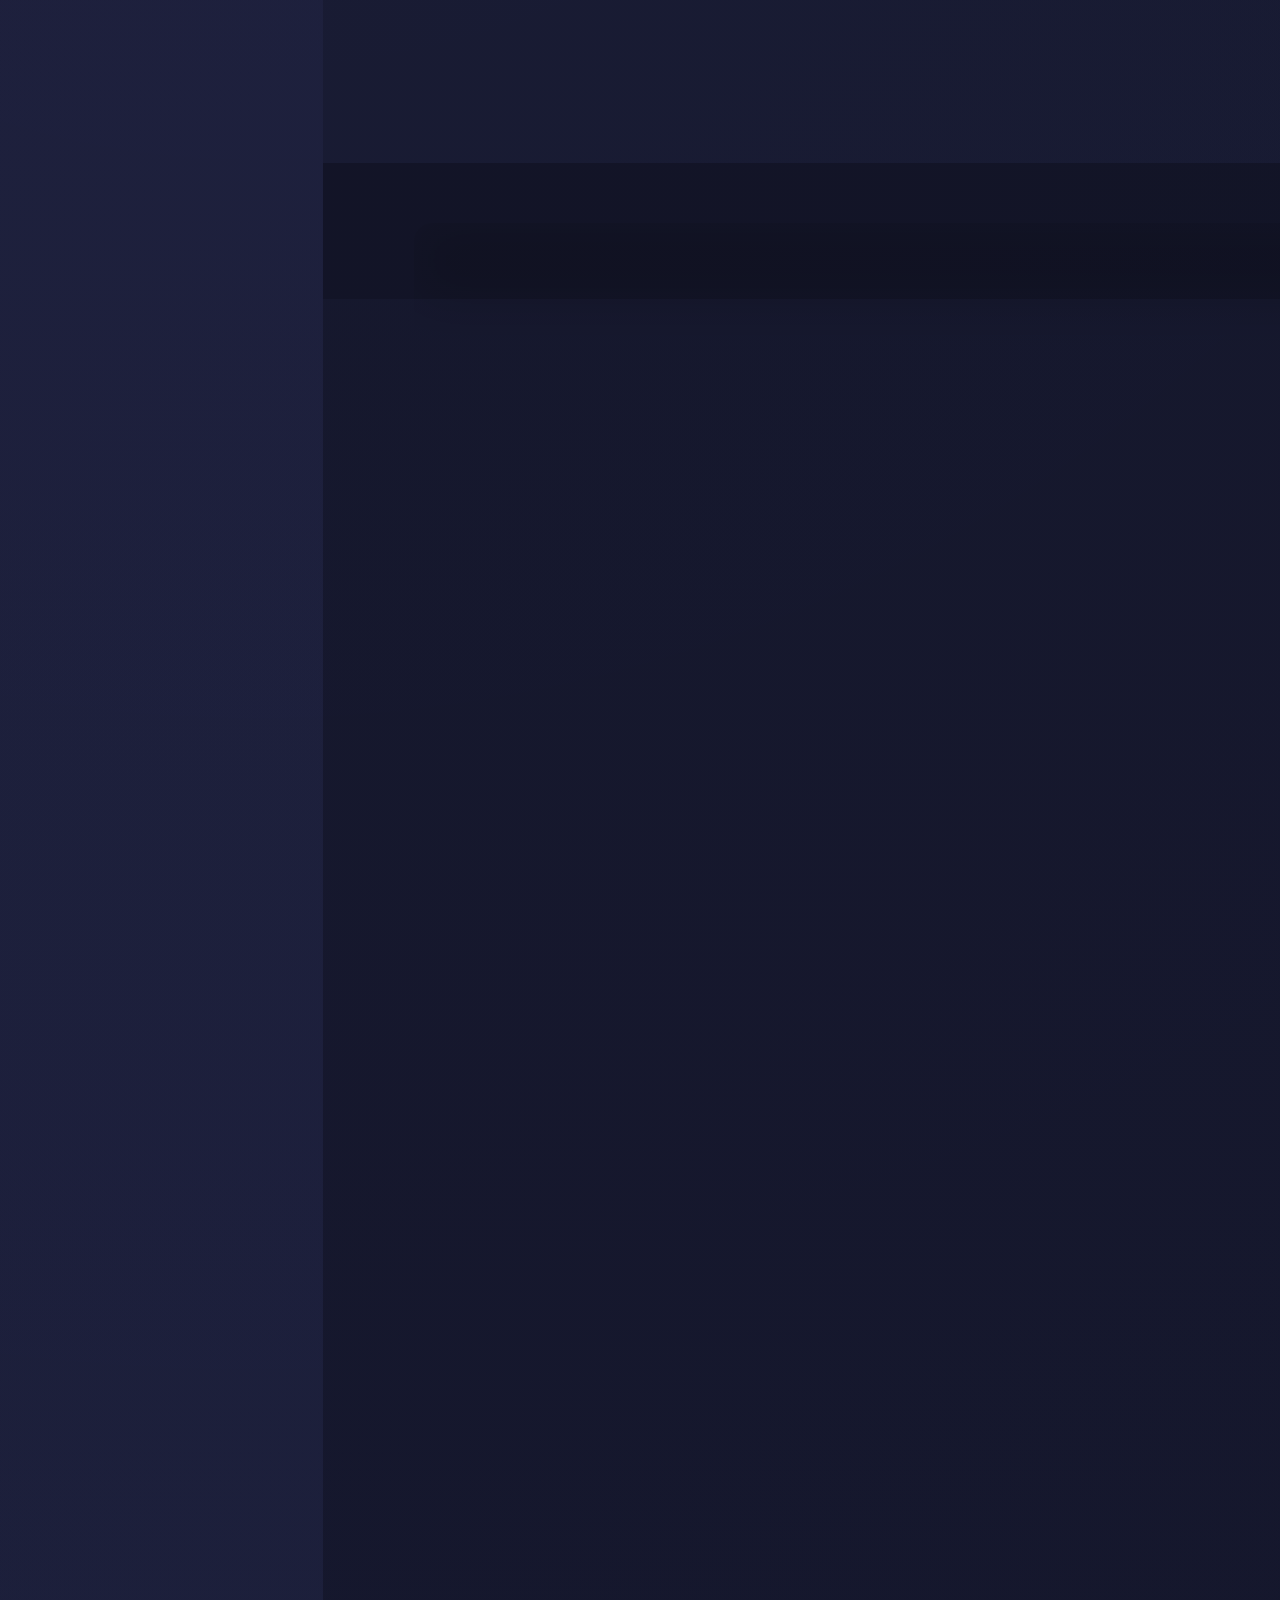
<file: family_form.html>
<!DOCTYPE html>
<html lang="en">
<head>
  <meta charset="UTF-8" />
  <meta name="viewport" content="width=device-width, initial-scale=1.0" />
  <title>What My Family Should Know</title>
  <link rel="stylesheet" href="assets/family-form.css" />
</head>
<body>
  <div class="page-shell">
    <header class="hero">
      <div>
        <p class="eyebrow">Family Continuity</p>
        <h1>What My Family Should Know</h1>
        <p class="hero-text">A clean English-only form for family contacts, documents, and policy records.</p>
      </div>
    </header>

    <main class="layout">
      <aside class="sidebar">
        <section class="panel">
          <h2>Sections</h2>
          <nav id="toc" class="toc"></nav>
        </section>

        <section class="panel">
          <h2>Actions</h2>
          <div class="actions">
            <button type="button" id="exportBtn">Export JSON</button>
            <button type="button" class="ghost" id="csvBtn">Export CSV</button>
            <button type="button" class="ghost" id="pdfBtn">Export PDF</button>
            <button type="button" class="ghost" id="resetBtn">Reset Draft</button>
          </div>
        </section>
      </aside>

      <section class="form-wrap">
        <form id="familyForm" class="checklist-form"></form>
      </section>
    </main>
  </div>

  <template id="sectionTemplate">
    <section class="section-block">
      <div class="section-head">
        <div>
          <h2></h2>
          <p></p>
        </div>
      </div>
      <div class="section-body"></div>
    </section>
  </template>

  <template id="fieldTemplate">
    <label class="field">
      <span></span>
      <textarea rows="2"></textarea>
    </label>
  </template>

  <template id="tableTemplate">
    <section class="subsection">
      <div class="subsection-head">
        <h3></h3>
        <span></span>
      </div>
      <div class="table-wrap">
        <table class="grid-table">
          <thead></thead>
          <tbody></tbody>
        </table>
      </div>
    </section>
  </template>

  <script src="assets/family-form.js"></script>
</body>
</html>
</file>
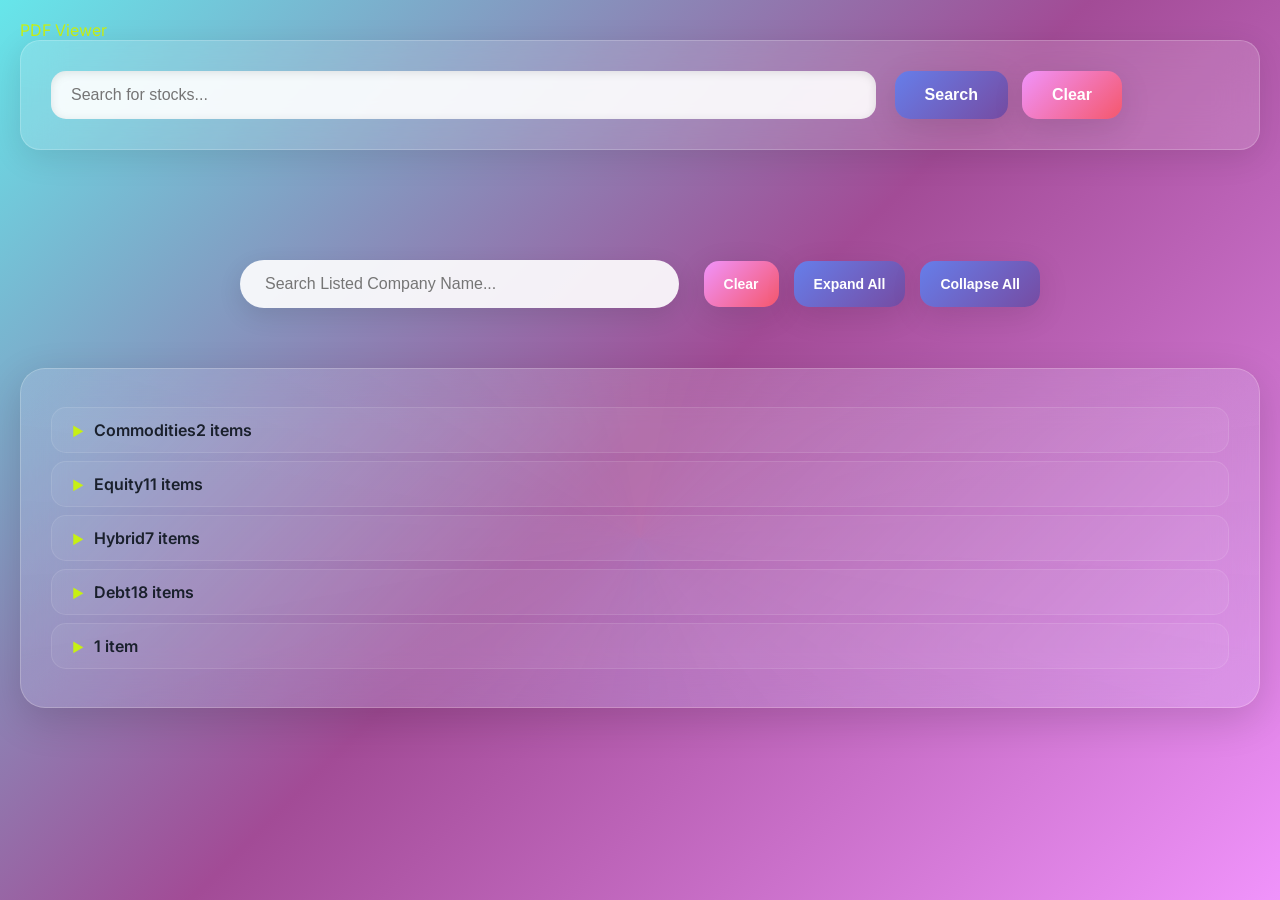
<file: mutual_funds.html>
<!DOCTYPE html>
<html lang="en">
   <head>
      <meta charset="UTF-8" />
      <meta name="viewport" content="width=device-width, initial-scale=1.0" />
      <title>Equity Market Companies</title>
      <link rel="stylesheet" href="mutual_funds_assets/styles.css" />
   </head>
   <body>
      <div class="container">
        <a href="one_page_viewer.html" target="_blank">PDF Viewer</a>
         <div class="search-box">
            <input
               type="text"
               id="searchInput1"
               placeholder="Search for stocks..."
               />
            <!-- div id="suggestions1" class="suggestions"></div -->
            <button onclick="searchStocks()">Search</button>
            <button onclick="clearStockTable()" class="clear-btn">Clear</button>
         </div>
      </div>
      <div id="loading" style="display: none">Loading...</div>
      <div id="error" style="display: none"></div>
      <table class="stock-table" id="stockTable" style="display: none">
         <thead>
            <tr>
               <th>Company</th>
               <th>LTP</th>
               <th>Change</th>
               <th>Change %</th>
               <th>Volume</th>
               <th>Last Updated</th>
            </tr>
         </thead>
         <tbody id="stockBody"></tbody>
      </table>
      </div>
      <!-- Enhanced JSON Viewer Section -->
      <div class="json-search-container">
         <input
            type="text"
            id="searchInput2"
            placeholder="Search Listed Company Name..."
            autocomplete="off"
            />
         <button id="clearJsonBtn" class="clear-btn">Clear</button>
         <button id="expandAllBtn">Expand All</button>
         <button id="collapseAllBtn">Collapse All</button>
         <div id="suggestions2" class="suggestions"></div>
      </div>
      <div id="jsonViewer" class="json-viewer"></div>
        <script src="mutual_funds_assets/jsonData.js"></script>
  <script src="mutual_funds_assets/app.js"></script>
   </body>
</html>
</file>
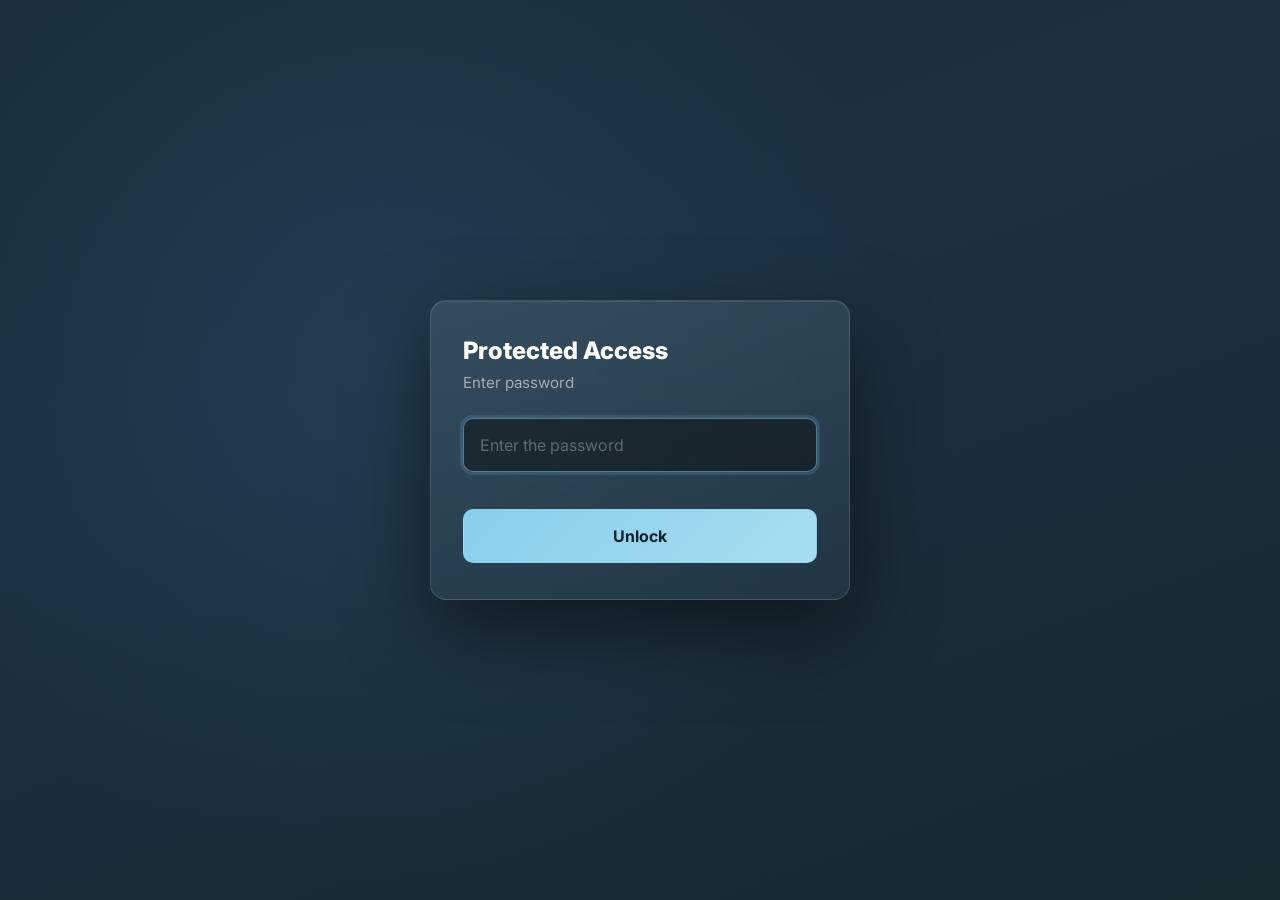
<file: pages/checklist_form.html>
<!DOCTYPE html>
<html lang="en">
<head>
  <meta charset="UTF-8" />
  <meta name="viewport" content="width=device-width, initial-scale=1.0" />
  <title>Stock Investing Checklist Form</title>
  <link rel="stylesheet" href="../assets/checklist-form.css" />
    <link rel="stylesheet" href="../assets/login.css" />
    <script src="../assets/login.js"></script>
</head>
<body>
  <div class="page-shell">
    <header class="hero">
      <div class="hero-copy">
        <h1>Equity Research Checklist Form</h1>
      </div>
    </header>

    <main class="layout">
      <aside class="sidebar">
        <div class="panel">
          <h2>Checklist Info</h2>
          <div class="stack">
            <label>Find Company
              <input type="text" id="companySearch" placeholder="Search company, sector, NSE, or BSE" autocomplete="off" />
            </label>
            <div id="companySuggestions" class="search-suggestions" aria-label="Company suggestions"></div>
            <label>Title<input type="text" id="checklistTitle" name="checklist_title" value="The Equity Research Checklist for Retail Investors" /></label>
            <label>Stock / Company<input type="text" id="companyName" name="company_name" placeholder="e.g. Vedanta Ltd." /></label>
            <label>Sector<input type="text" id="companySector" name="company_sector" placeholder="e.g. Metals & Mining" /></label>
            <label>NSE Symbol<input type="text" id="nseSymbol" name="nse_symbol" placeholder="e.g. VEDL" /></label>
            <label>BSE Symbol<input type="text" id="bseSymbol" name="bse_symbol" placeholder="e.g. 500295" /></label>
            <div class="link-panel">
              <div class="link-row">
                <span>BusinessLine Link</span>
                <a class="link-chip" id="businessLineLink" href="#" target="_blank" rel="noopener noreferrer">Auto-filled after company selection</a>
              </div>
              <div class="link-row">
                <span>Screener Link</span>
                <a class="link-chip" id="screenerLink" href="#" target="_blank" rel="noopener noreferrer">Auto-filled after company selection</a>
              </div>
              <div class="link-row">
                <span>Google Link</span>
                <a class="link-chip" id="googleLink" href="#" target="_blank" rel="noopener noreferrer">Auto-filled after company selection</a>
              </div>
            </div>
          </div>
          <div class="actions">
            <button type="button" id="exportBtn">Export JSON</button>
            <button type="button" class="ghost" id="csvBtn">Export CSV</button>
            <button type="button" class="ghost" id="pdfBtn">Export PDF</button>
            <button type="button" class="ghost" id="resetBtn">Reset Draft</button>
          </div>
        </div>

        <div class="panel">
          <h2>Sections</h2>
          <nav id="toc" class="toc"></nav>
        </div>
      </aside>

      <section class="form-wrap">
        <form id="checklistForm" class="checklist-form"></form>
      </section>
    </main>
  </div>

  <template id="questionTemplate">
    <article class="question-card">
      <div class="question-head">
        <div>
          <p class="section-tag"></p>
          <h3></h3>
        </div>
        <span class="pill">Required</span>
      </div>
      <label class="prompt-label">Prompt</label>
      <p class="prompt-text"></p>
      <div class="grid">
        <label>Answer<textarea rows="4" class="answer"></textarea></label>
        <label>Sentiment
          <select class="sentiment">
            <option value="">Select</option>
            <option value="Positive">Positive</option>
            <option value="Neutral">Neutral</option>
            <option value="Negative">Negative</option>
          </select>
        </label>
        <label>Weightage<input type="number" class="weightage" min="0" max="100" step="1" placeholder="0-100" /></label>
        <label>Sources<textarea rows="2" class="sources" placeholder="Annual report, screener, news..."></textarea></label>
        <label>Remarks<textarea rows="2" class="remarks"></textarea></label>
        <label>Status
          <select class="status">
            <option value="">Select</option>
            <option value="Not Started">Not Started</option>
            <option value="In Progress">In Progress</option>
            <option value="Done">Done</option>
          </select>
        </label>
      </div>
    </article>
  </template>

  <script src="../assets/company-index.js"></script>
  <script src="../assets/checklist-form.js"></script>
</body>
</html>
</file>
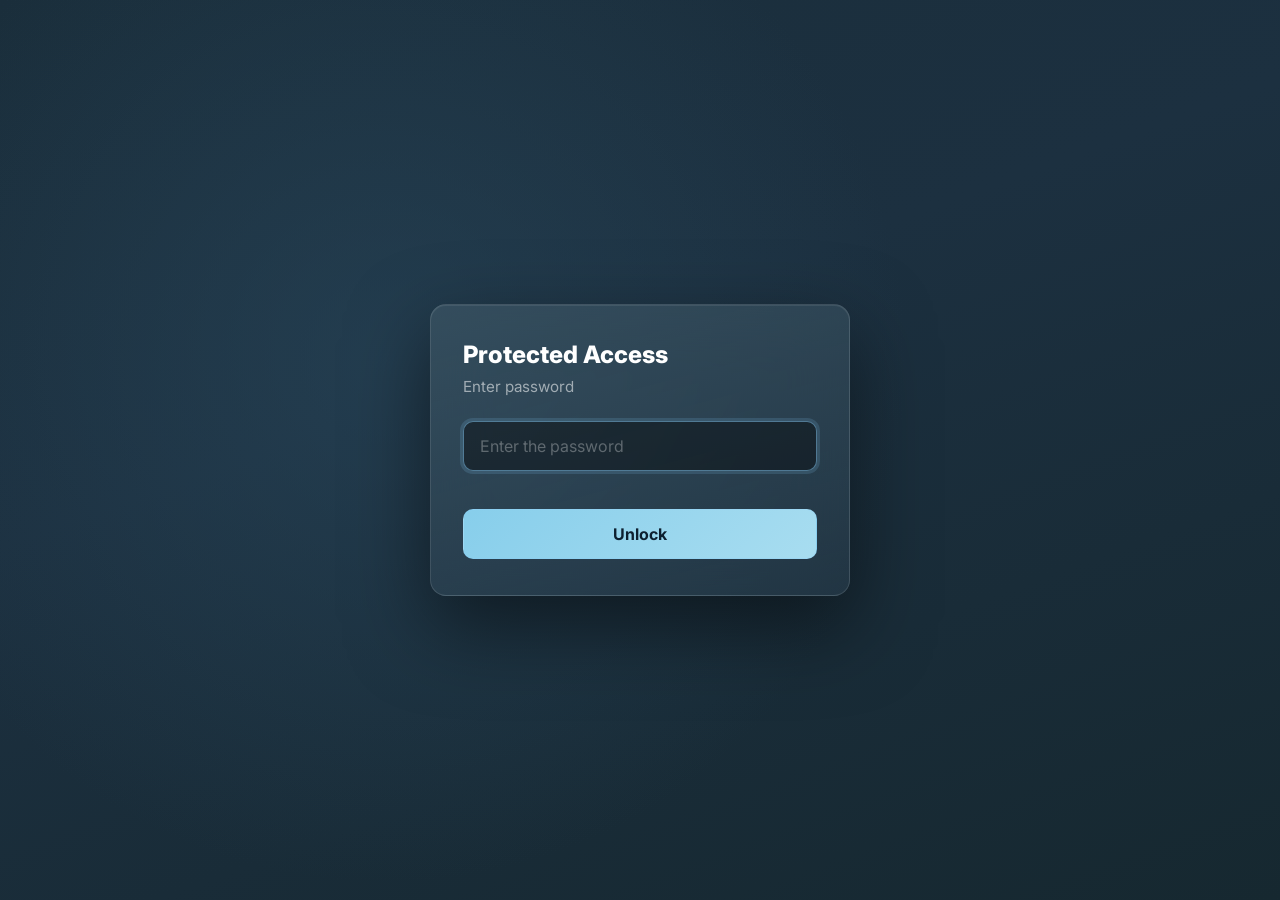
<file: pages/etfs.html>
<!DOCTYPE html>
<html lang="en">
   <head>
      <meta charset="UTF-8" />
      <meta name="viewport" content="width=device-width, initial-scale=1.0" />
      <title>Equity Market Companies</title>
      <link rel="stylesheet" href="../etfs_assets/styles.css" />
       <link rel="stylesheet" href="../assets/login.css" />
    <script src="../assets/login.js"></script>
</head>
   <body>
      <div class="container">
        <a href="one_page_viewer.html" target="_blank">PDF Viewer</a>
         <div class="search-box">
            <input
               type="text"
               id="searchInput1"
               placeholder="Search for stocks..."
               />
            <!-- div id="suggestions1" class="suggestions"></div -->
            <button onclick="searchStocks()">Search</button>
            <button onclick="clearStockTable()" class="clear-btn">Clear</button>
         </div>
      </div>
      <div id="loading" style="display: none">Loading...</div>
      <div id="error" style="display: none"></div>
      <table class="stock-table" id="stockTable" style="display: none">
         <thead>
            <tr>
               <th>Company</th>
               <th>LTP</th>
               <th>Change</th>
               <th>Change %</th>
               <th>Volume</th>
               <th>Last Updated</th>
            </tr>
         </thead>
         <tbody id="stockBody"></tbody>
      </table>
      </div>
      <!-- Enhanced JSON Viewer Section -->
      <div class="json-search-container">
         <input
            type="text"
            id="searchInput2"
            placeholder="Search Listed Company Name..."
            autocomplete="off"
            />
         <button id="clearJsonBtn" class="clear-btn">Clear</button>
         <button id="expandAllBtn">Expand All</button>
         <button id="collapseAllBtn">Collapse All</button>
         <div id="suggestions2" class="suggestions"></div>
      </div>
      <div id="jsonViewer" class="json-viewer"></div>
        <script src="../etfs_assets/jsonData.js"></script>
  <script src="../etfs_assets/app.js"></script>
   </body>
</html>
</file>
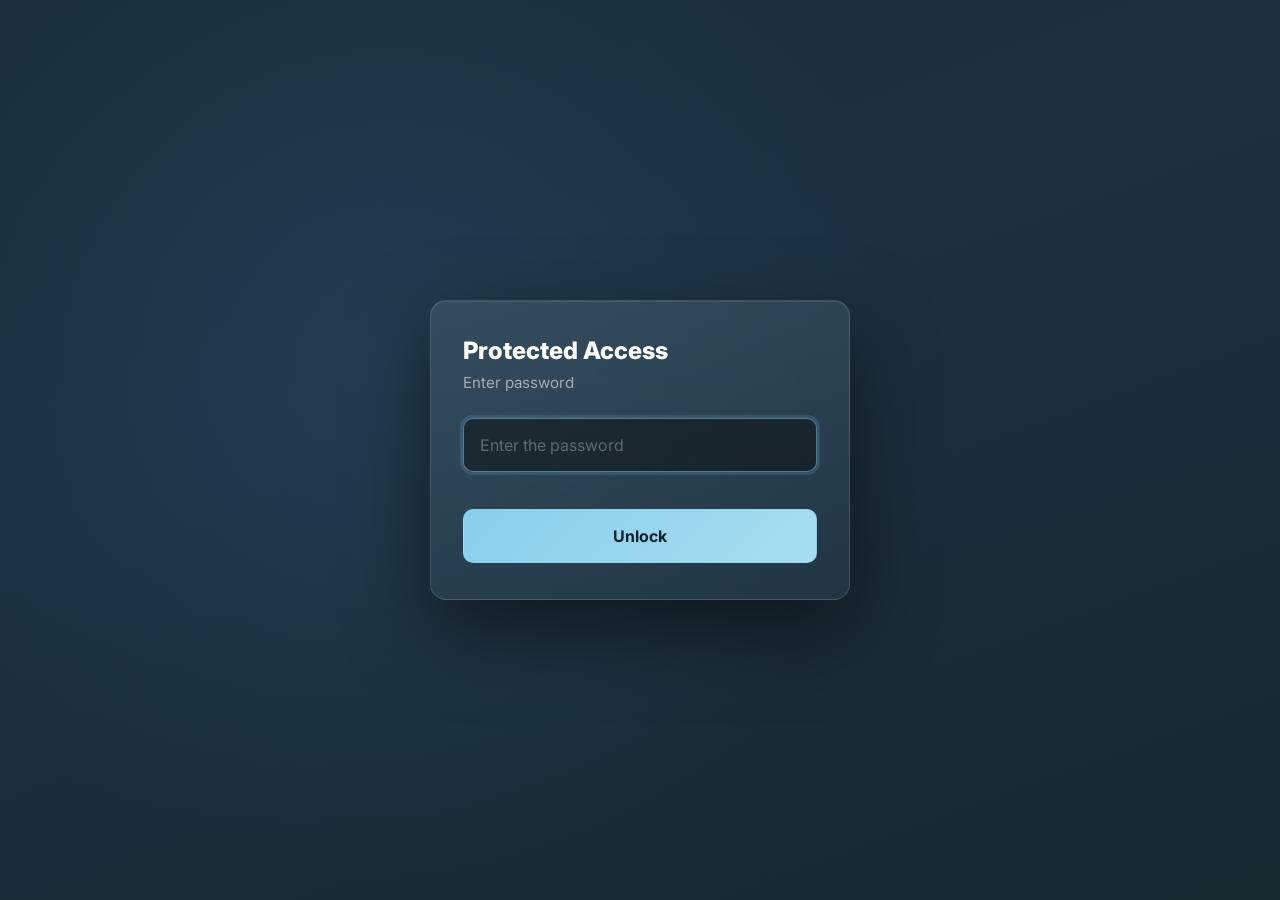
<file: pages/family_form.html>
<!DOCTYPE html>
<html lang="en">
<head>
  <meta charset="UTF-8" />
  <meta name="viewport" content="width=device-width, initial-scale=1.0" />
  <title>What My Family Should Know</title>
  <link rel="stylesheet" href="../assets/family-form.css" />
    <link rel="stylesheet" href="../assets/login.css" />
    <script src="../assets/login.js"></script>
</head>
<body>
  <div class="page-shell">
    <header class="hero">
      <div>
        <p class="eyebrow">Family Continuity</p>
        <h1>What My Family Should Know</h1>
        <p class="hero-text">A clean English-only form for family contacts, documents, and policy records.</p>
      </div>
    </header>

    <main class="layout">
      <aside class="sidebar">
        <section class="panel">
          <h2>Sections</h2>
          <nav id="toc" class="toc"></nav>
        </section>

        <section class="panel">
          <h2>Actions</h2>
          <div class="actions">
            <button type="button" id="exportBtn">Export JSON</button>
            <button type="button" class="ghost" id="csvBtn">Export CSV</button>
            <button type="button" class="ghost" id="pdfBtn">Export PDF</button>
            <button type="button" class="ghost" id="resetBtn">Reset Draft</button>
          </div>
        </section>
      </aside>

      <section class="form-wrap">
        <form id="familyForm" class="checklist-form"></form>
      </section>
    </main>
  </div>

  <template id="sectionTemplate">
    <section class="section-block">
      <div class="section-head">
        <div>
          <h2></h2>
          <p></p>
        </div>
      </div>
      <div class="section-body"></div>
    </section>
  </template>

  <template id="fieldTemplate">
    <label class="field">
      <span></span>
      <textarea rows="2"></textarea>
    </label>
  </template>

  <template id="tableTemplate">
    <section class="subsection">
      <div class="subsection-head">
        <h3></h3>
        <span></span>
      </div>
      <div class="table-wrap">
        <table class="grid-table">
          <thead></thead>
          <tbody></tbody>
        </table>
      </div>
    </section>
  </template>

  <script src="../assets/family-form.js"></script>
</body>
</html>
</file>
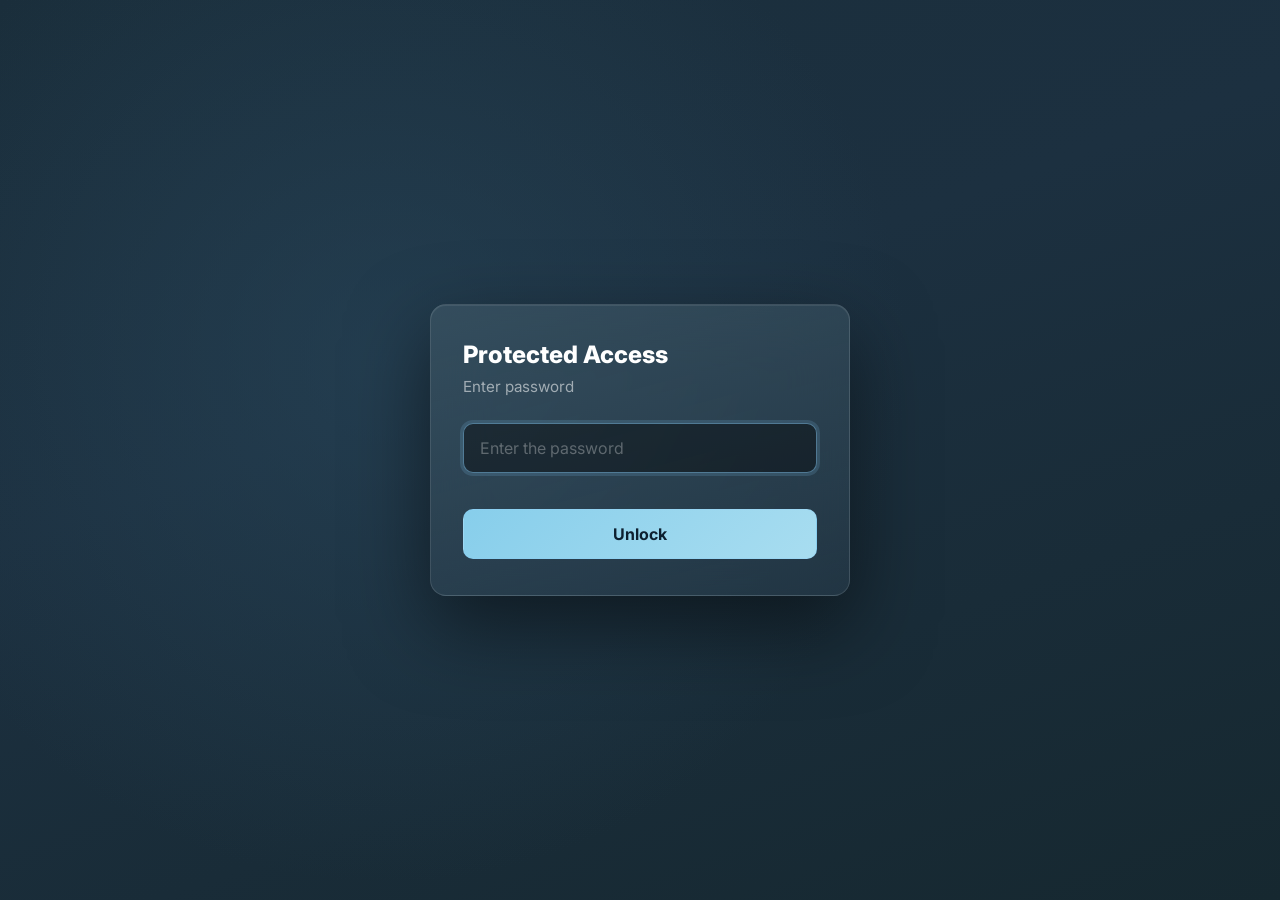
<file: pages/monthly_budget_planner.html>
<!DOCTYPE html>
<html lang="en">

<head>
    <meta charset="UTF-8" />
    <meta name="viewport" content="width=device-width, initial-scale=1.0" />
    <title>Monthly Budget Planner</title>
    <link rel="stylesheet" href="../assets/monthly-planner.css" />
    <link rel="stylesheet" href="../assets/login.css" />
    <script src="../assets/login.js"></script>
</head>

<body>
    <div class="page-shell">
        <header class="hero">
            <h1>Monthly Budget Planner</h1>
            <p class="hero-text">Indian household categories • Track income, expenses & savings</p>

            <div class="header-info">
                <label>Month: <input type="text" id="monthInput" list="monthsData" placeholder="e.g. August"
                        autocomplete="off" /></label>
                <datalist id="monthsData">
                    <option value="January"></option>
                    <option value="February"></option>
                    <option value="March"></option>
                    <option value="April"></option>
                    <option value="May"></option>
                    <option value="June"></option>
                    <option value="July"></option>
                    <option value="August"></option>
                    <option value="September"></option>
                    <option value="October"></option>
                    <option value="November"></option>
                    <option value="December"></option>
                </datalist>
                <label>Year: <input type="number" id="yearInput" value="2026" /></label>
            </div>
            <div class="actions">
                <button type="button" id="exportBtn">Export JSON</button>
                <button type="button" class="ghost" id="csvBtn">Export CSV</button>
                <button type="button" class="ghost" id="pdfBtn">Export PDF</button>
                <button type="button" class="ghost" id="resetBtn">Reset Draft</button>
            </div>
    </div>
    </header>

    <main>
        <!-- INCOME SECTION -->
        <section class="budget-section">
            <h2>INCOME</h2>
            <div class="table-wrap">
                <table class="budget-table" id="incomeTable">
                    <thead>
                        <tr>
                            <th class="category-col">Category</th>
                            <th class="amount-col">Amount (₹)</th>
                            <th></th>
                        </tr>
                    </thead>
                    <tbody id="incomeBody">
                        <tr>
                            <td><input type="text" value="Salary (post-tax, in-hand)" /></td>
                            <td><input type="number" class="inc-amt" value="0" /></td>
                            <td></td>
                        </tr>
                        <tr>
                            <td><input type="text" value="Freelance / Side Income" /></td>
                            <td><input type="number" class="inc-amt" value="0" /></td>
                            <td></td>
                        </tr>
                        <tr>
                            <td><input type="text" value="Interest / Dividends" /></td>
                            <td><input type="number" class="inc-amt" value="0" /></td>
                            <td></td>
                        </tr>
                    </tbody>
                    <tbody>
                        <tr class="total-row">
                            <td>TOTAL INCOME</td>
                            <td id="totalIncomeDisplay" class="value-display">₹0</td>
                            <td></td>
                        </tr>
                    </tbody>
                </table>
            </div>
            <button class="add-btn" id="addIncomeBtn">+ Add Income Source</button>
        </section>

        <!-- EXPENSES SECTION -->
        <section class="budget-section">
            <h2>EXPENSES</h2>
            <div class="table-wrap">
                <table class="budget-table" id="expenseTable">
                    <thead>
                        <tr>
                            <th class="category-col">Category</th>
                            <th class="amount-col">Budgeted (₹)</th>
                            <th class="amount-col">Actual (₹)</th>
                            <th class="amount-col">Difference</th>
                            <th></th>
                        </tr>
                    </thead>
                    <tbody>
                        <tr>
                            <td colspan="5" class="category-header">FIXED EXPENSES</td>
                        </tr>
                    </tbody>
                    <tbody id="fixedExpenseBody">
                        <tr>
                            <td><input type="text" value="Rent / Home Loan EMI" /></td>
                            <td><input type="number" class="exp-bud" value="0" /></td>
                            <td><input type="number" class="exp-act" value="0" /></td>
                            <td class="diff-cell value-display">₹0</td>
                            <td></td>
                        </tr>
                        <tr>
                            <td><input type="text" value="Electricity / Utilities" /></td>
                            <td><input type="number" class="exp-bud" value="0" /></td>
                            <td><input type="number" class="exp-act" value="0" /></td>
                            <td class="diff-cell value-display">₹0</td>
                            <td></td>
                        </tr>
                        <tr>
                            <td><input type="text" value="SIP / Mutual Funds" /></td>
                            <td><input type="number" class="exp-bud" value="0" /></td>
                            <td><input type="number" class="exp-act" value="0" /></td>
                            <td class="diff-cell value-display">₹0</td>
                            <td></td>
                        </tr>
                    </tbody>
                    <tbody id="addFixedRowTarget">
                        <tr>
                            <td colspan="5">
                                <button class="add-btn" id="addFixedBtn">+ Add Fixed Expense</button>
                            </td>
                        </tr>
                    </tbody>

                    <tbody>
                        <tr>
                            <td colspan="5" class="category-header" style="border-top: 1px solid var(--line)">
                                VARIABLE EXPENSES</td>
                        </tr>
                    </tbody>
                    <tbody id="varExpenseBody">
                        <tr>
                            <td><input type="text" value="Groceries & Household" /></td>
                            <td><input type="number" class="exp-bud" value="0" /></td>
                            <td><input type="number" class="exp-act" value="0" /></td>
                            <td class="diff-cell value-display">₹0</td>
                            <td></td>
                        </tr>
                        <tr>
                            <td><input type="text" value="Dining Out / Food Delivery" /></td>
                            <td><input type="number" class="exp-bud" value="0" /></td>
                            <td><input type="number" class="exp-act" value="0" /></td>
                            <td class="diff-cell value-display">₹0</td>
                            <td></td>
                        </tr>
                        <tr>
                            <td><input type="text" value="Petrol / Diesel / Transport" /></td>
                            <td><input type="number" class="exp-bud" value="0" /></td>
                            <td><input type="number" class="exp-act" value="0" /></td>
                            <td class="diff-cell value-display">₹0</td>
                            <td></td>
                        </tr>
                    </tbody>
                    <tbody id="addVarRowTarget">
                        <tr>
                            <td colspan="5">
                                <button class="add-btn" id="addVarBtn">+ Add Variable Expense</button>
                            </td>
                        </tr>
                    </tbody>

                    <tbody>
                        <tr class="total-row">
                            <td>TOTAL EXPENSES</td>
                            <td id="totalExpBudDisplay" class="value-display">₹0</td>
                            <td id="totalExpActDisplay" class="value-display">₹0</td>
                            <td id="totalExpDiffDisplay" class="value-display">₹0</td>
                            <td></td>
                        </tr>
                    </tbody>
                </table>
            </div>
        </section>

        <!-- SAVINGS SUMMARY -->
        <section class="budget-section">
            <h2>SAVINGS SUMMARY</h2>
            <div class="table-wrap">
                <table class="budget-table">
                    <tbody>
                        <tr class="savings-row">
                            <td class="category-col">Net Savings (Budgeted)</td>
                            <td id="netSavBudDisplay" class="value-display">₹0</td>
                        </tr>
                        <tr class="savings-row">
                            <td>Net Savings (Actual)</td>
                            <td id="netSavActDisplay" class="value-display">₹0</td>
                        </tr>
                        <tr class="savings-row">
                            <td>Savings Rate (Actual)</td>
                            <td id="savRateDisplay" class="value-display">0.0% <span
                                    style="font-weight:400; font-size:0.85em; opacity:0.8; margin-left:8px;">Target:
                                    >20%</span></td>
                        </tr>
                    </tbody>
                </table>
            </div>
        </section>
    </main>
    </div>

    <script src="../assets/monthly-planner.js"></script>
</body>

</html>
</file>
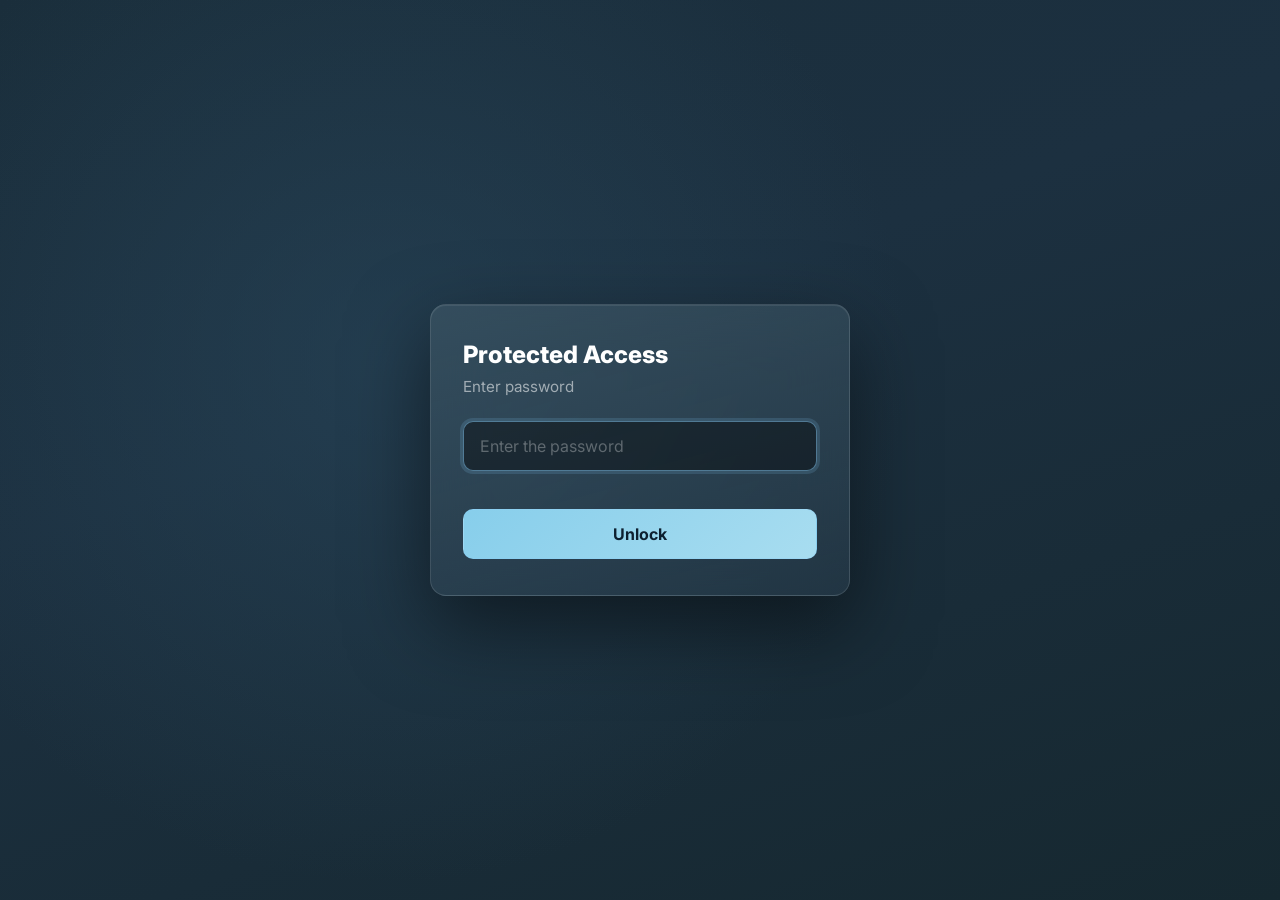
<file: pages/mutual_funds.html>
<!DOCTYPE html>
<html lang="en">
   <head>
      <meta charset="UTF-8" />
      <meta name="viewport" content="width=device-width, initial-scale=1.0" />
      <title>Equity Market Companies</title>
      <link rel="stylesheet" href="../mutual_funds_assets/styles.css" />
       <link rel="stylesheet" href="../assets/login.css" />
    <script src="../assets/login.js"></script>
</head>
   <body>
      <div class="container">
        <a href="one_page_viewer.html" target="_blank">PDF Viewer</a>
         <div class="search-box">
            <input
               type="text"
               id="searchInput1"
               placeholder="Search for stocks..."
               />
            <!-- div id="suggestions1" class="suggestions"></div -->
            <button onclick="searchStocks()">Search</button>
            <button onclick="clearStockTable()" class="clear-btn">Clear</button>
         </div>
      </div>
      <div id="loading" style="display: none">Loading...</div>
      <div id="error" style="display: none"></div>
      <table class="stock-table" id="stockTable" style="display: none">
         <thead>
            <tr>
               <th>Company</th>
               <th>LTP</th>
               <th>Change</th>
               <th>Change %</th>
               <th>Volume</th>
               <th>Last Updated</th>
            </tr>
         </thead>
         <tbody id="stockBody"></tbody>
      </table>
      </div>
      <!-- Enhanced JSON Viewer Section -->
      <div class="json-search-container">
         <input
            type="text"
            id="searchInput2"
            placeholder="Search Listed Company Name..."
            autocomplete="off"
            />
         <button id="clearJsonBtn" class="clear-btn">Clear</button>
         <button id="expandAllBtn">Expand All</button>
         <button id="collapseAllBtn">Collapse All</button>
         <div id="suggestions2" class="suggestions"></div>
      </div>
      <div id="jsonViewer" class="json-viewer"></div>
        <script src="../mutual_funds_assets/jsonData.js"></script>
  <script src="../mutual_funds_assets/app.js"></script>
   </body>
</html>
</file>
<file: etfs_assets/styles.css>
@import url("https://fonts.googleapis.com/css2?family=Inter:wght@300;400;500;600;700&display=swap");
         :root {
         --primary-gradient: linear-gradient(135deg, #667eea 0%, #764ba2 100%);
         --secondary-gradient: linear-gradient(135deg, #f093fb 0%, #f5576c 100%);
         --success-gradient: linear-gradient(135deg, #4facfe 0%, #00f2fe 100%);
         --glass-bg: rgba(255, 255, 255, 0.15);
         --glass-border: rgba(255, 255, 255, 0.2);
         --shadow-light: 0 8px 32px rgba(0, 0, 0, 0.1);
         --shadow-heavy: 0 12px 40px rgba(0, 0, 0, 0.15);
         --text-primary: #1a202c;
         --text-secondary: #4a5568;
         --accent-color: rgb(199, 240, 19);
         }
         * {
         margin: 0;
         padding: 0;
         box-sizing: border-box;
         }
         body {
         font-family: "Inter", -apple-system, BlinkMacSystemFont, sans-serif;
         margin: 0;
         background: linear-gradient(
         135deg,
         #66e6ea 0%,
         #a24b96 50%,
         #f093fb 100%
         );
         background-attachment: fixed;
         min-height: 100vh;
         color: var(--text-primary);
         }
         .container {
         max-width: 1400px;
         margin: 0 auto;
         padding: 20px;
         }
         .search-box {
         padding: 30px;
         background: var(--glass-bg);
         backdrop-filter: blur(20px);
         border: 1px solid var(--glass-border);
         border-radius: 20px;
         box-shadow: var(--shadow-light);
         margin-bottom: 30px;
         animation: slideInDown 0.6s ease-out;
         }
         .search-box.is-focused,
         .json-search-container.is-focused {
         border-color: rgba(102, 126, 234, 0.45);
         box-shadow: 0 16px 45px rgba(102, 126, 234, 0.14), var(--shadow-heavy);
         transform: translateY(-2px);
         }
         @keyframes slideInDown {
         from {
         opacity: 0;
         transform: translateY(-30px);
         }
         to {
         opacity: 1;
         transform: translateY(0);
         }
         }
         input {
         width: 70%;
         padding: 15px 20px;
         font-size: 16px;
         border: none;
         border-radius: 15px;
         background: rgba(255, 255, 255, 0.9);
         box-shadow: inset 0 2px 10px rgba(0, 0, 0, 0.1);
         margin-right: 15px;
         transition: all 0.3s ease;
         outline: none;
         }
         input:focus {
         transform: translateY(-2px);
         box-shadow: inset 0 2px 10px rgba(0, 0, 0, 0.1),
         0 5px 20px rgba(102, 126, 234, 0.3);
         }
         input:focus-visible,
         #searchInput2:focus-visible,
         button:focus-visible {
         outline: 3px solid rgba(102, 126, 234, 0.35);
         outline-offset: 2px;
         }
         button {
         padding: 15px 30px;
         background: var(--primary-gradient);
         color: white;
         border: none;
         border-radius: 15px;
         cursor: pointer;
         font-weight: 600;
         font-size: 16px;
         transition: all 0.3s ease;
         box-shadow: var(--shadow-light);
         }
         button:hover {
         transform: translateY(-3px);
         box-shadow: var(--shadow-heavy);
         }
         .stock-table {
         width: 100%;
         border-collapse: collapse;
         background: var(--glass-bg);
         backdrop-filter: blur(20px);
         border: 1px solid var(--glass-border);
         box-shadow: var(--shadow-light);
         border-radius: 20px;
         overflow: hidden;
         animation: fadeInUp 0.8s ease-out;
         }
         @keyframes fadeInUp {
         from {
         opacity: 0;
         transform: translateY(30px);
         }
         to {
         opacity: 1;
         transform: translateY(0);
         }
         }
         .stock-table th {
         background: var(--primary-gradient);
         color: white;
         padding: 20px;
         text-align: left;
         font-weight: 600;
         text-transform: uppercase;
         letter-spacing: 0.5px;
         }
         .stock-table td {
         padding: 18px 20px;
         border-bottom: 1px solid rgba(255, 255, 255, 0.1);
         transition: all 0.3s ease;
         }
         .stock-table tr:hover {
         background: rgba(255, 255, 255, 0.1);
         transform: scale(1.01);
         }
         .positive {
         color: #48bb78;
         font-weight: 600;
         }
         .negative {
         color: #f56565;
         font-weight: 600;
         }
         .time {
         color: var(--text-secondary);
         font-size: 0.9em;
         }
         #loading,
         #error {
         text-align: center;
         padding: 40px;
         background: var(--glass-bg);
         backdrop-filter: blur(20px);
         border-radius: 20px;
         margin: 20px 0;
         }
         /* FANTABULOUS JSON VIEWER STYLES */
         .json-viewer {
         background: var(--glass-bg);
         backdrop-filter: blur(25px);
         border: 1px solid var(--glass-border);
         border-radius: 25px;
         padding: 30px;
         margin: 30px 20px;
         box-shadow: var(--shadow-heavy);
         overflow-x: auto;
         overflow-y: hidden;
         white-space: nowrap;
         position: relative;
         animation: jsonFadeIn 1s ease-out;
         }
         @keyframes jsonFadeIn {
         from {
         opacity: 0;
         transform: scale(0.95);
         }
         to {
         opacity: 1;
         transform: scale(1);
         }
         }
         .json-viewer::before {
         content: "";
         position: absolute;
         top: -50%;
         left: -50%;
         width: 200%;
         height: 200%;
         background: conic-gradient(
         from 0deg,
         transparent,
         rgba(102, 126, 234, 0.1),
         transparent
         );
         animation: rotate 10s linear infinite;
         pointer-events: none;
         z-index: -1;
         }
         @keyframes rotate {
         100% {
         transform: rotate(360deg);
         }
         }
         #searchInput2 {
         margin: 30px auto;
         padding: 15px 25px;
         width: 350px;
         display: block;
         border: none;
         border-radius: 25px;
         background: rgba(255, 255, 255, 0.9);
         box-shadow: 0 8px 25px rgba(0, 0, 0, 0.1);
         font-size: 16px;
         transition: all 0.4s cubic-bezier(0.4, 0, 0.2, 1);
         outline: none;
         }
         #searchInput2:focus {
         transform: translateY(-5px) scale(1.05);
         box-shadow: 0 15px 35px rgba(102, 126, 234, 0.3);
         background: rgba(255, 255, 255, 1);
         }
         .key {
         font-weight: 600;
         cursor: pointer;
         color: var(--accent-color);
         transition: all 0.3s ease;
         position: relative;
         display: inline-block;
         }
         .key:hover {
         color: #f093fb;
         transform: translateX(5px);
         }
         .key::after {
         content: "";
         position: absolute;
         bottom: -2px;
         left: 0;
         width: 0;
         height: 2px;
         background: var(--secondary-gradient);
         transition: width 0.3s ease;
         }
         .key:hover::after {
         width: 100%;
         }
         .nested {
         margin-left: 25px;
         display: none;
         border-left: 3px solid transparent;
         border-image: var(--primary-gradient) 1;
         padding-left: 20px;
         position: relative;
         transition: all 0.4s ease;
         }
         .nested.open {
         display: block;
         animation: expandDown 0.4s ease-out;
         }
         @keyframes expandDown {
         from {
         opacity: 0;
         max-height: 0;
         transform: translateX(-20px);
         }
         to {
         opacity: 1;
         max-height: 1000px;
         transform: translateX(0);
         }
         }
         .toggle-container {
         cursor: pointer;
         font-weight: 600;
         display: block;
         padding: 12px 20px;
         margin: 8px 0;
         border-radius: 15px;
         background: rgba(255, 255, 255, 0.05);
         border: 1px solid rgba(255, 255, 255, 0.1);
         transition: all 0.3s cubic-bezier(0.4, 0, 0.2, 1);
         position: relative;
         overflow: hidden;
         }
         .toggle-container::before {
         content: "";
         position: absolute;
         top: 0;
         left: -100%;
         width: 100%;
         height: 100%;
         background: linear-gradient(
         90deg,
         transparent,
         rgba(255, 255, 255, 0.1),
         transparent
         );
         transition: left 0.6s ease;
         }
         .toggle-container:hover::before {
         left: 100%;
         }
         .toggle-container:hover {
         background: rgba(255, 255, 255, 0.1);
         transform: translateY(-2px);
         box-shadow: 0 8px 25px rgba(0, 0, 0, 0.1);
         border-color: rgba(102, 126, 234, 0.3);
         }
         .toggle::before {
         content: "▶";
         display: inline-block;
         margin-right: 10px;
         transition: transform 0.3s ease;
         color: var(--accent-color);
         font-size: 0.8em;
         }
         .nested.open + .toggle-container .toggle::before,
         .toggle-container:has(+ .nested.open) .toggle::before {
         transform: rotate(90deg);
         }
         .key-value {
         margin: 10px 0;
         padding: 10px 15px;
         background: rgba(255, 255, 255, 0.03);
         border-radius: 10px;
         border-left: 4px solid transparent;
         border-image: var(--success-gradient) 1;
         transition: all 0.3s ease;
         }
         .key-value:hover {
         background: rgba(255, 255, 255, 0.08);
         transform: translateX(5px);
         }
         ul {
         min-width: max-content;
         padding-left: 0;
         list-style-type: none;
         }
         li {
         display: block;
         margin: 5px 0;
         transition: all 0.3s ease;
         }
         .leaf-value {
         font-weight: 400;
         color: var(--text-secondary);
         background: rgba(255, 255, 255, 0.1);
         padding: 6px 12px;
         border-radius: 8px;
         display: inline-block;
         margin-left: 10px;
         transition: all 0.3s ease;
         }
         .leaf-value:hover {
         background: rgba(255, 255, 255, 0.2);
         transform: scale(1.05);
         }
         /* Links styling */
         a {
         color: var(--accent-color);
         text-decoration: none;
         position: relative;
         transition: all 0.3s ease;
         }
         a:hover {
         color: #f093fb;
         }
         a::after {
         content: "";
         position: absolute;
         bottom: -2px;
         left: 0;
         width: 0;
         height: 2px;
         background: var(--secondary-gradient);
         transition: width 0.3s ease;
         }
         a:hover::after {
         width: 100%;
         }
         /* Scrollbar styling */
         ::-webkit-scrollbar {
         width: 8px;
         }
         ::-webkit-scrollbar-track {
         background: rgba(255, 255, 255, 0.1);
         border-radius: 10px;
         }
         ::-webkit-scrollbar-thumb {
         background: var(--primary-gradient);
         border-radius: 10px;
         }
         ::-webkit-scrollbar-thumb:hover {
         background: var(--secondary-gradient);
         }
         /* Responsive design */
         @media (max-width: 768px) {
         .container {
         padding: 15px;
         }
         input {
         width: 100%;
         margin-bottom: 15px;
         }
         button {
         width: 100%;
         }
         #searchInput2 {
         width: 90%;
         }
         .json-viewer {
         margin: 20px 10px;
         padding: 20px;
         }
         }
         /* Pulse animation for loading */
         @keyframes pulse {
         0%,
         100% {
         opacity: 1;
         }
         50% {
         opacity: 0.5;
         }
         }
         #loading {
         animation: pulse 1.5s ease-in-out infinite;
         }
         /*----------------------*/
         /* Suggestion Box Styles */
         .suggestion-container {
         position: relative;
         display: inline-block;
         width: 100%;
         }
         .suggestions {
         position: static;
         order: 99;
         flex-basis: 100%;
         width: 100%;
         background: rgba(255, 255, 255, 0.96);
         backdrop-filter: blur(20px);
         border: 1px solid rgba(102, 126, 234, 0.15);
         border-radius: 16px;
         box-shadow: 0 16px 40px rgba(0, 0, 0, 0.14);
         max-height: 320px;
         overflow-y: auto;
         z-index: 1000;
         display: none;
         animation: slideDown 0.3s ease-out;
         }
         @keyframes slideDown {
         from {
         opacity: 0;
         transform: translateY(-10px);
         }
         to {
         opacity: 1;
         transform: translateY(0);
         }
         }
         .suggestion-item {
         padding: 14px 16px;
         cursor: pointer;
         border-bottom: 1px solid rgba(102, 126, 234, 0.08);
         transition: all 0.3s ease;
         display: flex;
         justify-content: space-between;
         align-items: center;
         }
         .suggestion-item:hover,
         .suggestion-item.highlighted {
         background: linear-gradient(90deg, rgba(102, 126, 234, 0.08), rgba(240, 147, 251, 0.08));
         color: var(--text-primary);
         transform: translateX(5px);
         }
         .suggestion-item:last-child {
         border-bottom: none;
         }
         .suggestion-text {
         font-weight: 500;
         }
         .suggestion-sector {
         font-size: 0.8em;
         opacity: 0.8;
         background: rgba(102, 126, 234, 0.08);
         padding: 3px 10px;
         border-radius: 999px;
         color: #4f5b82;
         }
         .suggestion-item:hover .suggestion-sector {
         background: rgba(102, 126, 234, 0.12);
         }
         .json-search-container {
         position: relative;
         width: 350px;
         margin: 30px auto;
         display: block;
         }
         /* Responsive adjustments */
         @media (max-width: 768px) {
         .json-search-container {
         width: 90%;
         }
         }
         /*-- CSS for the clear button */
         .clear-btn {
         background: var(--secondary-gradient) !important;
         margin-left: 10px;
         }
         .clear-btn:hover {
         transform: translateY(-3px);
         box-shadow: var(--shadow-heavy);
         filter: brightness(1.1);
         }
         /* Responsive design for buttons */
         @media (max-width: 768px) {
         .search-box {
         text-align: center;
         }
         button {
         width: 48%;
         margin: 5px 1%;
         }
         .clear-btn {
         margin-left: 0 !important;
         }
         }
         .json-search-container {
         position: relative;
         width: 100%;
         max-width: 800px;
         margin: 30px auto;
         display: flex;
         align-items: center;
         gap: 15px;
         justify-content: center;
         flex-wrap: wrap;
         }
         #searchInput2 {
         flex: 1;
         min-width: 280px;
         padding: 15px 25px;
         border: none;
         border-radius: 25px;
         background: rgba(255, 255, 255, 0.9);
         box-shadow: 0 8px 25px rgba(0, 0, 0, 0.1);
         font-size: 16px;
         transition: all 0.4s cubic-bezier(0.4, 0, 0.2, 1);
         outline: none;
         }
         #searchInput2:focus {
         transform: translateY(-5px) scale(1.05);
         box-shadow: 0 15px 35px rgba(102, 126, 234, 0.3);
         background: rgba(255, 255, 255, 1);
         }
         #expandAllBtn, #collapseAllBtn {
         padding: 15px 20px;
         font-size: 14px;
         border-radius: 15px;
         cursor: pointer;
         background: var(--primary-gradient);
         color: white;
         border: none;
         font-weight: 600;
         transition: all 0.3s ease;
         box-shadow: var(--shadow-light);
         white-space: nowrap;
         }
         #expandAllBtn:hover, #collapseAllBtn:hover {
         background: var(--secondary-gradient);
         transform: translateY(-3px);
         box-shadow: var(--shadow-heavy);
         }
         /* Remove the old button-group styles */
         .button-group {
         display: none;
         }
         /* Update suggestions positioning */
         #suggestions2 {
         position: absolute;
         top: 100%;
         left: 0;
         right: 0;
         background: rgba(255, 255, 255, 0.95);
         backdrop-filter: blur(20px);
         border: 1px solid var(--glass-border);
         border-radius: 15px;
         box-shadow: var(--shadow-heavy);
         max-height: 240px;
         overflow-y: auto;
         z-index: 1000;
         display: none;
         animation: slideDown 0.3s ease-out;
         margin-top: 8px;
         }
         /* Responsive design for the new layout */
         @media (max-width: 768px) {
         .json-search-container {
         flex-direction: column;
         gap: 10px;
         padding: 0 15px;
         }
         #searchInput2 {
         width: 100%;
         min-width: unset;
         }
         #expandAllBtn, #collapseAllBtn {
         width: 48%;
         padding: 12px 16px;
         }
         }
         /*  Add this CSS for the clear button styling */
         #clearJsonBtn {
         padding: 15px 20px;
         font-size: 14px;
         border-radius: 15px;
         cursor: pointer;
         background: var(--secondary-gradient) !important;
         color: white;
         border: none;
         font-weight: 600;
         transition: all 0.3s ease;
         box-shadow: var(--shadow-light);
         white-space: nowrap;
         }
         #clearJsonBtn:hover {
         transform: translateY(-3px);
         box-shadow: var(--shadow-heavy);
         filter: brightness(1.1);
         }
         /* Update responsive design for mobile */
         @media (max-width: 768px) {
         .json-search-container {
         flex-direction: column;
         gap: 10px;
         padding: 0 15px;
         }
         #searchInput2 {
         width: 100%;
         min-width: unset;
         }
         #clearJsonBtn, #expandAllBtn, #collapseAllBtn {
         width: 31%;
         padding: 12px 16px;
         font-size: 12px;
         }
         }

         @media (max-width: 1024px) {
         .container {
         padding: 16px;
         }
         .search-section {
         grid-template-columns: 1fr;
         gap: 20px;
         }
         .header h1 {
         font-size: clamp(2rem, 5vw, 3rem);
         }
         .header p {
         font-size: 1rem;
         }
         .search-card,
         .json-viewer,
         .search-box {
         padding: 20px;
         border-radius: 20px;
         }
         }

         @media (max-width: 768px) {
         .stock-ticker-bar {
         height: 44px;
         }
         .ticker-label {
         font-size: 10px;
         padding: 0 10px;
         }
         .ticker-item {
         height: 44px;
         padding: 0 12px;
         }
         .ticker-name,
         .ticker-price,
         .ticker-change-val,
         .ticker-pct {
         font-size: 11px;
         }
         .container {
         padding: 12px;
         }
         .search-card h2 {
         font-size: 1.25rem;
         }
         .search-input,
         input,
         #searchInput2 {
         width: 100%;
         min-width: 0;
         margin-right: 0;
         }
         .search-box {
         padding: 18px;
         }
         .search-box input,
         .search-box button {
         width: 100%;
         margin: 0 0 12px 0;
         }
         .stock-table {
         display: block;
         overflow-x: auto;
         white-space: nowrap;
         -webkit-overflow-scrolling: touch;
         font-size: 14px;
         }
         .stock-table th,
         .stock-table td {
         padding: 14px 16px;
         }
         .json-viewer {
         margin: 20px 0;
         padding: 16px;
         }
         .json-tree {
         font-size: 13px;
         }
         }

         /* responsive bridge */
         
         .stock-table {
         display: block;
         overflow: hidden;
         font-size: 14px;
         border-radius: 18px;
         }
         .stock-table thead {
         display: none;
         }
         .stock-table tbody,
         .stock-table tr,
         .stock-table td {
         display: block;
         width: 100%;
         }
         .stock-table tr {
         margin: 0 0 12px 0;
         background: rgba(255, 255, 255, 0.12);
         border: 1px solid rgba(255, 255, 255, 0.14);
         border-radius: 16px;
         overflow: hidden;
         }
         .stock-table td {
         display: flex;
         justify-content: space-between;
         gap: 12px;
         padding: 12px 14px;
         border-bottom: 1px solid rgba(255, 255, 255, 0.08);
         white-space: normal;
         text-align: right;
         }
         .stock-table td::before {
         content: attr(data-label);
         font-weight: 700;
         color: rgba(255, 255, 255, 0.9);
         text-align: left;
         flex: 0 0 42%;
         }
         .stock-table td:last-child {
         border-bottom: none;
         }
@media (max-width: 480px) {
         .json-search-container {
         gap: 10px;
         }
         #searchInput2 {
         padding: 13px 16px;
         font-size: 14px;
         }
         #clearJsonBtn,
         #expandAllBtn,
         #collapseAllBtn {
         width: 100%;
         font-size: 13px;
         padding: 12px 14px;
         }
         .stock-table td {
         padding: 10px 12px;
         font-size: 13px;
         }
         .stock-table td::before {
         flex-basis: 46%;
         font-size: 12px;
         }
         body {
         background-attachment: scroll;
         }
         .header {
         padding: 24px 16px;
         border-radius: 20px;
         }
         .header h1 {
         font-size: 1.8rem;
         }
         .search-input,
         button {
         font-size: 14px;
         padding: 12px 16px;
         border-radius: 12px;
         }
         .stock-table {
         font-size: 12px;
         }
         .suggestions {
         max-height: 160px;
         }
         .suggestion-item {
         padding: 10px 12px;
         }
         }
</file>
<file: assets/family-form.css>
@import url("https://fonts.googleapis.com/css2?family=Inter:wght@300;400;500;600;700;800&display=swap");

:root {
  --bg-a: #060913;
  --bg-b: #0c1529;
  --bg-c: #101c38;
  --panel: rgba(22, 32, 54, 0.55);
  --panel-strong: rgba(35, 48, 76, 0.7);
  --line: rgba(255, 255, 255, 0.08);
  --line-strong: rgba(255, 255, 255, 0.16);
  --text: #edf2f9;
  --muted: rgba(237, 242, 249, 0.65);
  --accent: #9a8cff;
  --accent-2: #ff70b3;
  --accent-3: #ffd447;
  --shadow: 0 30px 60px rgba(0, 0, 0, 0.5);
  --glow: 0 0 25px rgba(154, 140, 255, 0.3);
  --radius-sm: 12px;
  --radius-md: 18px;
  --radius-lg: 28px;
  --anim-slow: 0.6s cubic-bezier(0.16, 1, 0.3, 1);
  --anim-fast: 0.25s cubic-bezier(0.2, 0.8, 0.2, 1);
}

* {
  box-sizing: border-box;
}

html {
  scroll-behavior: smooth;
  scrollbar-width: thin;
  scrollbar-color: rgba(255, 255, 255, 0.2) transparent;
}

::-webkit-scrollbar {
  width: 8px;
  height: 8px;
}

::-webkit-scrollbar-track {
  background: transparent;
}

::-webkit-scrollbar-thumb {
  background: rgba(255, 255, 255, 0.2);
  border-radius: 99px;
}

::-webkit-scrollbar-thumb:hover {
  background: rgba(255, 255, 255, 0.4);
}

@keyframes gradientBg {
  0% {
    background-position: 0% 50%;
  }

  50% {
    background-position: 100% 50%;
  }

  100% {
    background-position: 0% 50%;
  }
}

@keyframes fadeIn {
  from {
    opacity: 0;
    transform: translateY(15px);
  }

  to {
    opacity: 1;
    transform: translateY(0);
  }
}

@keyframes shimmer {
  0% {
    background-position: -200% center;
  }

  100% {
    background-position: 200% center;
  }
}

body {
  margin: 0;
  font-family: "Inter", system-ui, sans-serif;
  color: var(--text);
  background:
    radial-gradient(circle at 10% 20%, rgba(154, 140, 255, 0.15) 0%, transparent 40%),
    radial-gradient(circle at 90% 80%, rgba(255, 112, 179, 0.12) 0%, transparent 40%),
    linear-gradient(135deg, var(--bg-a) 0%, var(--bg-b) 50%, var(--bg-c) 100%);
  background-size: 200% 200%;
  animation: gradientBg 25s ease infinite;
  min-height: 100vh;
  line-height: 1.5;
}

.page-shell {
  width: min(96vw, 1720px);
  margin: 0 auto;
  padding: 24px;
}

.hero {
  padding: 36px 40px;
  border: 1px solid var(--line);
  border-top: 1px solid var(--line-strong);
  border-radius: var(--radius-lg);
  background:
    linear-gradient(145deg, rgba(255, 255, 255, 0.06), rgba(255, 255, 255, 0.01)),
    radial-gradient(circle at top right, rgba(154, 140, 255, 0.1), transparent 40%);
  box-shadow: 0 24px 60px rgba(0, 0, 0, 0.4), inset 0 0 60px rgba(255, 255, 255, 0.02);
  margin-bottom: 28px;
  position: relative;
  overflow: hidden;
  animation: fadeIn var(--anim-slow) forwards;
}

.hero::before {
  content: "";
  position: absolute;
  top: 0;
  left: -100%;
  right: 0;
  bottom: 0;
  width: 50%;
  background: linear-gradient(90deg, transparent, rgba(255, 255, 255, 0.03), transparent);
  animation: shimmer 7s infinite;
  transform: skewX(-20deg);
}

.eyebrow {
  margin: 0 0 12px;
  color: var(--accent-3);
  font-size: 0.85rem;
  font-weight: 800;
  letter-spacing: 0.15em;
  text-transform: uppercase;
  text-shadow: 0 0 15px rgba(255, 212, 71, 0.4);
}

.hero h1 {
  margin: 0;
  font-size: clamp(2.2rem, 4vw, 3.6rem);
  line-height: 1.1;
  font-weight: 800;
  background: linear-gradient(to right, #ffffff, #e0e7ff);
  background-clip: text;
  -webkit-background-clip: text;
  -webkit-text-fill-color: transparent;
}

.hero-text {
  margin: 14px 0 0;
  max-width: 820px;
  color: var(--muted);
  line-height: 1.6;
  font-size: 1.1rem;
}

.layout {
  display: grid;
  grid-template-columns: minmax(300px, 340px) minmax(0, 1fr);
  gap: 24px;
  align-items: start;
}

.sidebar {
  position: sticky;
  top: 24px;
  display: grid;
  gap: 24px;
  max-height: calc(100vh - 48px);
  overflow: auto;
  padding-right: 8px;
  opacity: 0;
  animation: fadeIn var(--anim-slow) forwards 0.1s;
}

.panel,
.section-block,
.subsection {
  background: var(--panel);
  border: 1px solid var(--line);
  border-radius: var(--radius-lg);
  backdrop-filter: blur(28px);
  box-shadow: var(--shadow);
  transition: transform var(--anim-fast), box-shadow var(--anim-fast), border-color var(--anim-fast);
}

.section-block:hover {
  border-color: rgba(154, 140, 255, 0.2);
  box-shadow: 0 30px 60px rgba(0, 0, 0, 0.5), 0 0 20px rgba(154, 140, 255, 0.08);
}

.subsection:hover {
  border-color: rgba(154, 140, 255, 0.25);
  background: rgba(0, 0, 0, 0.2);
}

.panel {
  padding: 24px;
}

.panel h2,
.section-head h2 {
  margin: 0;
  font-size: 1.25rem;
  font-weight: 700;
  color: #fff;
  letter-spacing: -0.01em;
}

.stack {
  display: grid;
  gap: 16px;
  margin-top: 18px;
}

label {
  display: grid;
  gap: 8px;
  color: var(--muted);
  font-size: 0.9rem;
  font-weight: 500;
}

input,
textarea {
  width: 100%;
  border: 1px solid rgba(255, 255, 255, 0.1);
  background: rgba(0, 0, 0, 0.25);
  color: #ffffff;
  border-radius: var(--radius-sm);
  padding: 14px 16px;
  font: inherit;
  font-size: 0.96rem;
  outline: none;
  transition: all var(--anim-fast);
  box-shadow: inset 0 2px 4px rgba(0, 0, 0, 0.15);
}

input::placeholder,
textarea::placeholder {
  color: rgba(255, 255, 255, 0.25);
}

input:focus,
textarea:focus {
  border-color: var(--accent);
  background: rgba(0, 0, 0, 0.4);
  box-shadow: 0 0 0 3px rgba(154, 140, 255, 0.25), inset 0 2px 4px rgba(0, 0, 0, 0.2);
  transform: translateY(-1px);
}

.actions {
  display: flex;
  flex-wrap: wrap;
  gap: 12px;
  margin-top: 20px;
}

button {
  border: 0;
  border-radius: var(--radius-sm);
  padding: 14px 20px;
  font: inherit;
  font-weight: 700;
  font-size: 0.95rem;
  cursor: pointer;
  background: linear-gradient(135deg, var(--accent-3), #fff0b3);
  color: #08111f;
  box-shadow: 0 10px 24px rgba(255, 212, 71, 0.25);
  transition: all var(--anim-fast);
}

button.ghost {
  background: rgba(255, 255, 255, 0.05);
  color: #fff;
  border: 1px solid var(--line);
  box-shadow: none;
}

button:hover {
  transform: translateY(-2px) scale(1.02);
  box-shadow: 0 14px 32px rgba(255, 212, 71, 0.35);
}

button.ghost:hover {
  background: rgba(255, 255, 255, 0.12);
  border-color: var(--line-strong);
  box-shadow: 0 8px 24px rgba(0, 0, 0, 0.2);
}

button:active {
  transform: translateY(0);
}

.form-wrap {
  min-width: 0;
  opacity: 0;
  animation: fadeIn var(--anim-slow) forwards 0.2s;
}

.checklist-form {
  display: grid;
  gap: 24px;
}

.section-block {
  padding: 24px 28px;
  min-width: 0;
}

.section-head {
  display: flex;
  justify-content: space-between;
  gap: 12px;
  align-items: flex-end;
  margin-bottom: 20px;
  padding-bottom: 12px;
  border-bottom: 1px solid rgba(255, 255, 255, 0.1);
}

.section-head p {
  margin: 6px 0 0;
  color: var(--muted);
  font-size: 0.95rem;
}

.section-actions {
  margin-top: 18px;
  display: flex;
  justify-content: flex-end;
}

.subsection {
  margin-top: 20px;
  padding: 20px 24px;
  border-radius: var(--radius-md);
  background: rgba(0, 0, 0, 0.15);
  border: 1px solid var(--line);
  border-left: 3px solid transparent;
  transition: all var(--anim-fast);
}

.subsection:hover {
  border-left-color: var(--accent);
}

.subsection-head {
  display: flex;
  justify-content: space-between;
  gap: 12px;
  align-items: center;
  margin-bottom: 14px;
  padding-bottom: 14px;
  border-bottom: 1px solid var(--line);
}

.subsection-head h3 {
  margin: 0;
  font-size: 1.1rem;
  color: #e0e7ff;
  font-weight: 600;
}

.subsection-head span {
  color: var(--muted);
  font-size: 0.85rem;
  white-space: nowrap;
}

.toc {
  display: grid;
  gap: 8px;
  margin-top: 18px;
}

.toc a {
  color: var(--muted);
  text-decoration: none;
  padding: 12px 16px;
  border-radius: var(--radius-sm);
  background: rgba(255, 255, 255, 0.03);
  border: 1px solid transparent;
  transition: all var(--anim-fast);
  font-size: 0.95rem;
}

.toc a:hover {
  background: rgba(255, 255, 255, 0.08);
  color: #fff;
  transform: translateX(4px);
  border-color: rgba(255, 255, 255, 0.1);
}

.field-grid {
  display: grid;
  grid-template-columns: repeat(2, minmax(0, 1fr));
  gap: 20px;
}

.field-grid .field {
  display: grid;
  gap: 8px;
}

.field-grid .field textarea {
  min-height: 100px;
  resize: vertical;
}

.dynamic-field {
  display: grid;
  grid-template-columns: repeat(2, minmax(0, 1fr));
  gap: 20px;
  grid-column: 1 / -1;
  padding: 18px;
  border: 1px dashed rgba(255, 255, 255, 0.25);
  border-radius: var(--radius-md);
  background: rgba(0, 0, 0, 0.15);
  transition: all var(--anim-fast);
}

.dynamic-field:hover {
  border-color: rgba(154, 140, 255, 0.4);
  background: rgba(154, 140, 255, 0.05);
}

.dynamic-field label {
  display: grid;
  gap: 8px;
}

.dynamic-field input,
.dynamic-field textarea {
  min-height: 64px;
}

.table-wrap {
  overflow: auto;
  border-radius: var(--radius-sm);
  box-shadow: inset 0 0 0 1px var(--line);
  background: rgba(0, 0, 0, 0.1);
  margin-top: 8px;
}

.grid-table {
  width: 100%;
  border-collapse: collapse;
  table-layout: fixed;
}

.grid-table th,
.grid-table td {
  border: 1px solid rgba(255, 255, 255, 0.08);
  padding: 14px;
  vertical-align: top;
}

.grid-table tr:hover td {
  background: rgba(154, 140, 255, 0.04);
  transition: background 0.2s ease;
}

.grid-table th {
  background: rgba(0, 0, 0, 0.2);
  color: #e0e7ff;
  text-align: left;
  font-size: 0.85rem;
  font-weight: 700;
  text-transform: uppercase;
  letter-spacing: 0.1em;
}

.grid-table td input,
.grid-table td textarea {
  margin: 0;
  background: rgba(0, 0, 0, 0.2);
  border-color: rgba(255, 255, 255, 0.08);
}

.grid-table td textarea {
  min-height: 72px;
  width: 100%;
  min-width: 0;
  max-width: 100%;
  resize: vertical;
}

.table-has-actions .grid-table th:last-child,
.table-has-actions .grid-table td.row-actions {
  width: 80px;
  min-width: 80px;
  text-align: center;
}

.table-has-actions .grid-table td.row-actions {
  padding: 12px 8px;
  vertical-align: middle;
}

.table-has-actions .grid-table td.row-actions .row-remove {
  margin: 0 auto;
}

#section-ready-reference .grid-table {
  table-layout: fixed;
}

#section-ready-reference .grid-table td textarea {
  min-width: 0;
  width: 100%;
}

#section-ready-reference .grid-table th:nth-child(1),
#section-ready-reference .grid-table td:nth-child(1) {
  width: 50px;
  text-align: center;
  font-weight: 700;
}

#section-ready-reference .grid-table th:nth-child(2),
#section-ready-reference .grid-table td:nth-child(2) {
  width: 220px;
  font-weight: 600;
  color: #fff;
}

#section-ready-reference .grid-table th:nth-child(3),
#section-ready-reference .grid-table td:nth-child(3) {
  width: 28%;
}

#section-ready-reference .grid-table th:nth-child(4),
#section-ready-reference .grid-table td:nth-child(4) {
  width: 36%;
}

#section-ready-reference .grid-table th:nth-child(5),
#section-ready-reference .grid-table td:nth-child(5) {
  width: 22%;
}

.mutual-funds-table {
  table-layout: fixed;
}

.mutual-funds-table th:nth-child(1),
.mutual-funds-table td:nth-child(1) {
  width: 70px;
  min-width: 70px;
  text-align: center;
  font-weight: 700;
}

.mutual-funds-table th:nth-child(2),
.mutual-funds-table td:nth-child(2) {
  width: 150px;
}

.mutual-funds-table th:nth-child(3),
.mutual-funds-table td:nth-child(3) {
  width: 190px;
}

.mutual-funds-table th:nth-child(4),
.mutual-funds-table td:nth-child(4) {
  width: 150px;
}

.mutual-funds-table th:nth-child(5),
.mutual-funds-table td:nth-child(5) {
  width: 140px;
}

.mutual-funds-table th:nth-child(6),
.mutual-funds-table td:nth-child(6) {
  width: 180px;
}

.mutual-funds-table th:nth-child(7),
.mutual-funds-table td:nth-child(7) {
  width: 70px;
  text-align: center;
}

.mutual-funds-table td textarea {
  min-height: 60px;
}

.grid-table th,
.grid-table td {
  overflow: hidden;
  text-overflow: ellipsis;
  word-break: break-word;
}

.row-add {
  margin-top: 16px;
  padding: 12px 24px;
  border-radius: 999px;
  background: linear-gradient(135deg, rgba(154, 140, 255, 0.25), rgba(91, 140, 255, 0.1));
  color: #fff;
  border: 1px solid rgba(154, 140, 255, 0.5);
  box-shadow: 0 8px 24px rgba(0, 0, 0, 0.25), inset 0 2px 4px rgba(255, 255, 255, 0.1);
  align-self: flex-end;
  font-weight: 700;
  letter-spacing: 0.04em;
  font-size: 0.95rem;
  text-transform: uppercase;
  transition: all var(--anim-fast);
  cursor: pointer;
}

.row-add:hover {
  transform: translateY(-2px) scale(1.02);
  background: linear-gradient(135deg, rgba(154, 140, 255, 0.4), rgba(91, 140, 255, 0.2));
  box-shadow: 0 12px 32px rgba(154, 140, 255, 0.4), inset 0 2px 4px rgba(255, 255, 255, 0.2);
  border-color: rgba(154, 140, 255, 0.8);
}

.row-add:active {
  transform: translateY(0);
}

.row-remove {
  display: inline-flex;
  align-items: center;
  justify-content: center;
  width: 38px;
  height: 38px;
  border-radius: 999px;
  border: 1px solid rgba(255, 112, 179, 0.4);
  background: linear-gradient(135deg, rgba(255, 112, 179, 0.15), rgba(245, 109, 154, 0.05));
  color: #ffb3d7;
  box-shadow: 0 4px 12px rgba(0, 0, 0, 0.15), inset 0 2px 4px rgba(255, 255, 255, 0.05);
  font-size: 1.4rem;
  font-weight: 300;
  line-height: 1;
  padding: 0;
  cursor: pointer;
  transition: all var(--anim-fast);
}

.row-remove:hover {
  transform: translateY(-2px) scale(1.15) rotate(90deg);
  background: linear-gradient(135deg, rgba(255, 112, 179, 0.35), rgba(245, 109, 154, 0.15));
  border-color: rgba(255, 112, 179, 0.8);
  color: #fff;
  box-shadow: 0 8px 20px rgba(255, 112, 179, 0.4), inset 0 2px 4px rgba(255, 255, 255, 0.1);
}

.row-remove:active {
  transform: scale(0.95);
}



.section-remove {
  position: absolute;
  top: 24px;
  right: 28px;
  z-index: 2;
}

.vehicle-insurance-block,
.will-block,
.power-of-attorney-block {
  position: relative;
  margin-bottom: 0;
}

.single-column {
  grid-template-columns: 1fr;
}

.simple-block {
  display: grid;
  grid-template-columns: 1fr;
  gap: 12px;
}

.simple-block>div {
  border: 1px solid rgba(255, 255, 255, 0.1);
  border-radius: var(--radius-sm);
  padding: 14px 16px;
  background: rgba(0, 0, 0, 0.2);
  transition: all var(--anim-fast);
}

.simple-block>div:hover {
  border-color: var(--line-strong);
  background: rgba(0, 0, 0, 0.3);
}

.vehicle-insurance-list {
  display: grid;
  gap: 0;
}

.row-code {
  color: var(--accent-3);
}

.row-label {
  color: #fff;
}

@media (max-width: 1080px) {
  .layout {
    grid-template-columns: 1fr;
  }

  .sidebar {
    position: static;
    max-height: none;
    overflow: visible;
    padding-right: 0;
  }

  .page-shell {
    width: min(98vw, 1720px);
  }
}

@media (max-width: 760px) {
  .page-shell {
    width: 100%;
    padding: 16px;
  }

  .hero {
    padding: 24px;
    border-radius: var(--radius-md);
  }

  .field-grid,
  .dynamic-field {
    grid-template-columns: 1fr;
  }

  .section-block,
  .panel {
    border-radius: var(--radius-md);
    padding: 20px;
  }

  .layout {
    gap: 16px;
  }
}
</file>
<file: mutual_funds_assets/styles.css>
@import url("https://fonts.googleapis.com/css2?family=Inter:wght@300;400;500;600;700&display=swap");
         :root {
         --primary-gradient: linear-gradient(135deg, #667eea 0%, #764ba2 100%);
         --secondary-gradient: linear-gradient(135deg, #f093fb 0%, #f5576c 100%);
         --success-gradient: linear-gradient(135deg, #4facfe 0%, #00f2fe 100%);
         --glass-bg: rgba(255, 255, 255, 0.15);
         --glass-border: rgba(255, 255, 255, 0.2);
         --shadow-light: 0 8px 32px rgba(0, 0, 0, 0.1);
         --shadow-heavy: 0 12px 40px rgba(0, 0, 0, 0.15);
         --text-primary: #1a202c;
         --text-secondary: #4a5568;
         --accent-color: rgb(199, 240, 19);
         }
         * {
         margin: 0;
         padding: 0;
         box-sizing: border-box;
         }
         body {
         font-family: "Inter", -apple-system, BlinkMacSystemFont, sans-serif;
         margin: 0;
         background: linear-gradient(
         135deg,
         #66e6ea 0%,
         #a24b96 50%,
         #f093fb 100%
         );
         background-attachment: fixed;
         min-height: 100vh;
         color: var(--text-primary);
         }
         .container {
         max-width: 1400px;
         margin: 0 auto;
         padding: 20px;
         }
         .search-box {
         padding: 30px;
         background: var(--glass-bg);
         backdrop-filter: blur(20px);
         border: 1px solid var(--glass-border);
         border-radius: 20px;
         box-shadow: var(--shadow-light);
         margin-bottom: 30px;
         animation: slideInDown 0.6s ease-out;
         }
         .search-box.is-focused,
         .json-search-container.is-focused {
         border-color: rgba(102, 126, 234, 0.45);
         box-shadow: 0 16px 45px rgba(102, 126, 234, 0.14), var(--shadow-heavy);
         transform: translateY(-2px);
         }
         @keyframes slideInDown {
         from {
         opacity: 0;
         transform: translateY(-30px);
         }
         to {
         opacity: 1;
         transform: translateY(0);
         }
         }
         input {
         width: 70%;
         padding: 15px 20px;
         font-size: 16px;
         border: none;
         border-radius: 15px;
         background: rgba(255, 255, 255, 0.9);
         box-shadow: inset 0 2px 10px rgba(0, 0, 0, 0.1);
         margin-right: 15px;
         transition: all 0.3s ease;
         outline: none;
         }
         input:focus {
         transform: translateY(-2px);
         box-shadow: inset 0 2px 10px rgba(0, 0, 0, 0.1),
         0 5px 20px rgba(102, 126, 234, 0.3);
         }
         input:focus-visible,
         #searchInput2:focus-visible,
         button:focus-visible {
         outline: 3px solid rgba(102, 126, 234, 0.35);
         outline-offset: 2px;
         }
         button {
         padding: 15px 30px;
         background: var(--primary-gradient);
         color: white;
         border: none;
         border-radius: 15px;
         cursor: pointer;
         font-weight: 600;
         font-size: 16px;
         transition: all 0.3s ease;
         box-shadow: var(--shadow-light);
         }
         button:hover {
         transform: translateY(-3px);
         box-shadow: var(--shadow-heavy);
         }
         .stock-table {
         width: 100%;
         border-collapse: collapse;
         background: var(--glass-bg);
         backdrop-filter: blur(20px);
         border: 1px solid var(--glass-border);
         box-shadow: var(--shadow-light);
         border-radius: 20px;
         overflow: hidden;
         animation: fadeInUp 0.8s ease-out;
         }
         @keyframes fadeInUp {
         from {
         opacity: 0;
         transform: translateY(30px);
         }
         to {
         opacity: 1;
         transform: translateY(0);
         }
         }
         .stock-table th {
         background: var(--primary-gradient);
         color: white;
         padding: 20px;
         text-align: left;
         font-weight: 600;
         text-transform: uppercase;
         letter-spacing: 0.5px;
         }
         .stock-table td {
         padding: 18px 20px;
         border-bottom: 1px solid rgba(255, 255, 255, 0.1);
         transition: all 0.3s ease;
         }
         .stock-table tr:hover {
         background: rgba(255, 255, 255, 0.1);
         transform: scale(1.01);
         }
         .positive {
         color: #48bb78;
         font-weight: 600;
         }
         .negative {
         color: #f56565;
         font-weight: 600;
         }
         .time {
         color: var(--text-secondary);
         font-size: 0.9em;
         }
         #loading,
         #error {
         text-align: center;
         padding: 40px;
         background: var(--glass-bg);
         backdrop-filter: blur(20px);
         border-radius: 20px;
         margin: 20px 0;
         }
         /* FANTABULOUS JSON VIEWER STYLES */
         .json-viewer {
         background: var(--glass-bg);
         backdrop-filter: blur(25px);
         border: 1px solid var(--glass-border);
         border-radius: 25px;
         padding: 30px;
         margin: 30px 20px;
         box-shadow: var(--shadow-heavy);
         overflow-x: auto;
         overflow-y: hidden;
         white-space: nowrap;
         position: relative;
         animation: jsonFadeIn 1s ease-out;
         }
         @keyframes jsonFadeIn {
         from {
         opacity: 0;
         transform: scale(0.95);
         }
         to {
         opacity: 1;
         transform: scale(1);
         }
         }
         .json-viewer::before {
         content: "";
         position: absolute;
         top: -50%;
         left: -50%;
         width: 200%;
         height: 200%;
         background: conic-gradient(
         from 0deg,
         transparent,
         rgba(102, 126, 234, 0.1),
         transparent
         );
         animation: rotate 10s linear infinite;
         pointer-events: none;
         z-index: -1;
         }
         @keyframes rotate {
         100% {
         transform: rotate(360deg);
         }
         }
         #searchInput2 {
         margin: 30px auto;
         padding: 15px 25px;
         width: 350px;
         display: block;
         border: none;
         border-radius: 25px;
         background: rgba(255, 255, 255, 0.9);
         box-shadow: 0 8px 25px rgba(0, 0, 0, 0.1);
         font-size: 16px;
         transition: all 0.4s cubic-bezier(0.4, 0, 0.2, 1);
         outline: none;
         }
         #searchInput2:focus {
         transform: translateY(-5px) scale(1.05);
         box-shadow: 0 15px 35px rgba(102, 126, 234, 0.3);
         background: rgba(255, 255, 255, 1);
         }
         .key {
         font-weight: 600;
         cursor: pointer;
         color: var(--accent-color);
         transition: all 0.3s ease;
         position: relative;
         display: inline-block;
         }
         .key:hover {
         color: #f093fb;
         transform: translateX(5px);
         }
         .key::after {
         content: "";
         position: absolute;
         bottom: -2px;
         left: 0;
         width: 0;
         height: 2px;
         background: var(--secondary-gradient);
         transition: width 0.3s ease;
         }
         .key:hover::after {
         width: 100%;
         }
         .nested {
         margin-left: 25px;
         display: none;
         border-left: 3px solid transparent;
         border-image: var(--primary-gradient) 1;
         padding-left: 20px;
         position: relative;
         transition: all 0.4s ease;
         }
         .nested.open {
         display: block;
         animation: expandDown 0.4s ease-out;
         }
         @keyframes expandDown {
         from {
         opacity: 0;
         max-height: 0;
         transform: translateX(-20px);
         }
         to {
         opacity: 1;
         max-height: 1000px;
         transform: translateX(0);
         }
         }
         .toggle-container {
         cursor: pointer;
         font-weight: 600;
         display: block;
         padding: 12px 20px;
         margin: 8px 0;
         border-radius: 15px;
         background: rgba(255, 255, 255, 0.05);
         border: 1px solid rgba(255, 255, 255, 0.1);
         transition: all 0.3s cubic-bezier(0.4, 0, 0.2, 1);
         position: relative;
         overflow: hidden;
         }
         .toggle-container::before {
         content: "";
         position: absolute;
         top: 0;
         left: -100%;
         width: 100%;
         height: 100%;
         background: linear-gradient(
         90deg,
         transparent,
         rgba(255, 255, 255, 0.1),
         transparent
         );
         transition: left 0.6s ease;
         }
         .toggle-container:hover::before {
         left: 100%;
         }
         .toggle-container:hover {
         background: rgba(255, 255, 255, 0.1);
         transform: translateY(-2px);
         box-shadow: 0 8px 25px rgba(0, 0, 0, 0.1);
         border-color: rgba(102, 126, 234, 0.3);
         }
         .toggle::before {
         content: "▶";
         display: inline-block;
         margin-right: 10px;
         transition: transform 0.3s ease;
         color: var(--accent-color);
         font-size: 0.8em;
         }
         .nested.open + .toggle-container .toggle::before,
         .toggle-container:has(+ .nested.open) .toggle::before {
         transform: rotate(90deg);
         }
         .key-value {
         margin: 10px 0;
         padding: 10px 15px;
         background: rgba(255, 255, 255, 0.03);
         border-radius: 10px;
         border-left: 4px solid transparent;
         border-image: var(--success-gradient) 1;
         transition: all 0.3s ease;
         }
         .key-value:hover {
         background: rgba(255, 255, 255, 0.08);
         transform: translateX(5px);
         }
         ul {
         min-width: max-content;
         padding-left: 0;
         list-style-type: none;
         }
         li {
         display: block;
         margin: 5px 0;
         transition: all 0.3s ease;
         }
         .leaf-value {
         font-weight: 400;
         color: var(--text-secondary);
         background: rgba(255, 255, 255, 0.1);
         padding: 6px 12px;
         border-radius: 8px;
         display: inline-block;
         margin-left: 10px;
         transition: all 0.3s ease;
         }
         .leaf-value:hover {
         background: rgba(255, 255, 255, 0.2);
         transform: scale(1.05);
         }
         /* Links styling */
         a {
         color: var(--accent-color);
         text-decoration: none;
         position: relative;
         transition: all 0.3s ease;
         }
         a:hover {
         color: #f093fb;
         }
         a::after {
         content: "";
         position: absolute;
         bottom: -2px;
         left: 0;
         width: 0;
         height: 2px;
         background: var(--secondary-gradient);
         transition: width 0.3s ease;
         }
         a:hover::after {
         width: 100%;
         }
         /* Scrollbar styling */
         ::-webkit-scrollbar {
         width: 8px;
         }
         ::-webkit-scrollbar-track {
         background: rgba(255, 255, 255, 0.1);
         border-radius: 10px;
         }
         ::-webkit-scrollbar-thumb {
         background: var(--primary-gradient);
         border-radius: 10px;
         }
         ::-webkit-scrollbar-thumb:hover {
         background: var(--secondary-gradient);
         }
         /* Responsive design */
         @media (max-width: 768px) {
         .container {
         padding: 15px;
         }
         input {
         width: 100%;
         margin-bottom: 15px;
         }
         button {
         width: 100%;
         }
         #searchInput2 {
         width: 90%;
         }
         .json-viewer {
         margin: 20px 10px;
         padding: 20px;
         }
         }
         /* Pulse animation for loading */
         @keyframes pulse {
         0%,
         100% {
         opacity: 1;
         }
         50% {
         opacity: 0.5;
         }
         }
         #loading {
         animation: pulse 1.5s ease-in-out infinite;
         }
         /*----------------------*/
         /* Suggestion Box Styles */
         .suggestion-container {
         position: relative;
         display: inline-block;
         width: 100%;
         }
         .suggestions {
         position: static;
         order: 99;
         flex-basis: 100%;
         width: 100%;
         background: rgba(255, 255, 255, 0.96);
         backdrop-filter: blur(20px);
         border: 1px solid rgba(102, 126, 234, 0.15);
         border-radius: 16px;
         box-shadow: 0 16px 40px rgba(0, 0, 0, 0.14);
         max-height: 320px;
         overflow-y: auto;
         z-index: 1000;
         display: none;
         animation: slideDown 0.3s ease-out;
         }
         @keyframes slideDown {
         from {
         opacity: 0;
         transform: translateY(-10px);
         }
         to {
         opacity: 1;
         transform: translateY(0);
         }
         }
         .suggestion-item {
         padding: 14px 16px;
         cursor: pointer;
         border-bottom: 1px solid rgba(102, 126, 234, 0.08);
         transition: all 0.3s ease;
         display: flex;
         justify-content: space-between;
         align-items: center;
         }
         .suggestion-item:hover,
         .suggestion-item.highlighted {
         background: linear-gradient(90deg, rgba(102, 126, 234, 0.08), rgba(240, 147, 251, 0.08));
         color: var(--text-primary);
         transform: translateX(5px);
         }
         .suggestion-item:last-child {
         border-bottom: none;
         }
         .suggestion-text {
         font-weight: 500;
         }
         .suggestion-sector {
         font-size: 0.8em;
         opacity: 0.8;
         background: rgba(102, 126, 234, 0.08);
         padding: 3px 10px;
         border-radius: 999px;
         color: #4f5b82;
         }
         .suggestion-item:hover .suggestion-sector {
         background: rgba(102, 126, 234, 0.12);
         }
         .json-search-container {
         position: relative;
         width: 350px;
         margin: 30px auto;
         display: block;
         }
         /* Responsive adjustments */
         @media (max-width: 768px) {
         .json-search-container {
         width: 90%;
         }
         }
         /*-- CSS for the clear button */
         .clear-btn {
         background: var(--secondary-gradient) !important;
         margin-left: 10px;
         }
         .clear-btn:hover {
         transform: translateY(-3px);
         box-shadow: var(--shadow-heavy);
         filter: brightness(1.1);
         }
         /* Responsive design for buttons */
         @media (max-width: 768px) {
         .search-box {
         text-align: center;
         }
         button {
         width: 48%;
         margin: 5px 1%;
         }
         .clear-btn {
         margin-left: 0 !important;
         }
         }
         .json-search-container {
         position: relative;
         width: 100%;
         max-width: 800px;
         margin: 30px auto;
         display: flex;
         align-items: center;
         gap: 15px;
         justify-content: center;
         flex-wrap: wrap;
         }
         #searchInput2 {
         flex: 1;
         min-width: 280px;
         padding: 15px 25px;
         border: none;
         border-radius: 25px;
         background: rgba(255, 255, 255, 0.9);
         box-shadow: 0 8px 25px rgba(0, 0, 0, 0.1);
         font-size: 16px;
         transition: all 0.4s cubic-bezier(0.4, 0, 0.2, 1);
         outline: none;
         }
         #searchInput2:focus {
         transform: translateY(-5px) scale(1.05);
         box-shadow: 0 15px 35px rgba(102, 126, 234, 0.3);
         background: rgba(255, 255, 255, 1);
         }
         #expandAllBtn, #collapseAllBtn {
         padding: 15px 20px;
         font-size: 14px;
         border-radius: 15px;
         cursor: pointer;
         background: var(--primary-gradient);
         color: white;
         border: none;
         font-weight: 600;
         transition: all 0.3s ease;
         box-shadow: var(--shadow-light);
         white-space: nowrap;
         }
         #expandAllBtn:hover, #collapseAllBtn:hover {
         background: var(--secondary-gradient);
         transform: translateY(-3px);
         box-shadow: var(--shadow-heavy);
         }
         /* Remove the old button-group styles */
         .button-group {
         display: none;
         }
         /* Update suggestions positioning */
         #suggestions2 {
         position: absolute;
         top: 100%;
         left: 0;
         right: 0;
         background: rgba(255, 255, 255, 0.95);
         backdrop-filter: blur(20px);
         border: 1px solid var(--glass-border);
         border-radius: 15px;
         box-shadow: var(--shadow-heavy);
         max-height: 240px;
         overflow-y: auto;
         z-index: 1000;
         display: none;
         animation: slideDown 0.3s ease-out;
         margin-top: 8px;
         }
         /* Responsive design for the new layout */
         @media (max-width: 768px) {
         .json-search-container {
         flex-direction: column;
         gap: 10px;
         padding: 0 15px;
         }
         #searchInput2 {
         width: 100%;
         min-width: unset;
         }
         #expandAllBtn, #collapseAllBtn {
         width: 48%;
         padding: 12px 16px;
         }
         }
         /*  Add this CSS for the clear button styling */
         #clearJsonBtn {
         padding: 15px 20px;
         font-size: 14px;
         border-radius: 15px;
         cursor: pointer;
         background: var(--secondary-gradient) !important;
         color: white;
         border: none;
         font-weight: 600;
         transition: all 0.3s ease;
         box-shadow: var(--shadow-light);
         white-space: nowrap;
         }
         #clearJsonBtn:hover {
         transform: translateY(-3px);
         box-shadow: var(--shadow-heavy);
         filter: brightness(1.1);
         }
         /* Update responsive design for mobile */
         @media (max-width: 768px) {
         .json-search-container {
         flex-direction: column;
         gap: 10px;
         padding: 0 15px;
         }
         #searchInput2 {
         width: 100%;
         min-width: unset;
         }
         #clearJsonBtn, #expandAllBtn, #collapseAllBtn {
         width: 31%;
         padding: 12px 16px;
         font-size: 12px;
         }
         }

         @media (max-width: 1024px) {
         .container {
         padding: 16px;
         }
         .search-section {
         grid-template-columns: 1fr;
         gap: 20px;
         }
         .header h1 {
         font-size: clamp(2rem, 5vw, 3rem);
         }
         .header p {
         font-size: 1rem;
         }
         .search-card,
         .json-viewer,
         .search-box {
         padding: 20px;
         border-radius: 20px;
         }
         }

         @media (max-width: 768px) {
         .stock-ticker-bar {
         height: 44px;
         }
         .ticker-label {
         font-size: 10px;
         padding: 0 10px;
         }
         .ticker-item {
         height: 44px;
         padding: 0 12px;
         }
         .ticker-name,
         .ticker-price,
         .ticker-change-val,
         .ticker-pct {
         font-size: 11px;
         }
         .container {
         padding: 12px;
         }
         .search-card h2 {
         font-size: 1.25rem;
         }
         .search-input,
         input,
         #searchInput2 {
         width: 100%;
         min-width: 0;
         margin-right: 0;
         }
         .search-box {
         padding: 18px;
         }
         .search-box input,
         .search-box button {
         width: 100%;
         margin: 0 0 12px 0;
         }
         .stock-table {
         display: block;
         overflow-x: auto;
         white-space: nowrap;
         -webkit-overflow-scrolling: touch;
         font-size: 14px;
         }
         .stock-table th,
         .stock-table td {
         padding: 14px 16px;
         }
         .json-viewer {
         margin: 20px 0;
         padding: 16px;
         }
         .json-tree {
         font-size: 13px;
         }
         }

         /* responsive bridge */
         
         .stock-table {
         display: block;
         overflow: hidden;
         font-size: 14px;
         border-radius: 18px;
         }
         .stock-table thead {
         display: none;
         }
         .stock-table tbody,
         .stock-table tr,
         .stock-table td {
         display: block;
         width: 100%;
         }
         .stock-table tr {
         margin: 0 0 12px 0;
         background: rgba(255, 255, 255, 0.12);
         border: 1px solid rgba(255, 255, 255, 0.14);
         border-radius: 16px;
         overflow: hidden;
         }
         .stock-table td {
         display: flex;
         justify-content: space-between;
         gap: 12px;
         padding: 12px 14px;
         border-bottom: 1px solid rgba(255, 255, 255, 0.08);
         white-space: normal;
         text-align: right;
         }
         .stock-table td::before {
         content: attr(data-label);
         font-weight: 700;
         color: rgba(255, 255, 255, 0.9);
         text-align: left;
         flex: 0 0 42%;
         }
         .stock-table td:last-child {
         border-bottom: none;
         }
@media (max-width: 480px) {
         .json-search-container {
         gap: 10px;
         }
         #searchInput2 {
         padding: 13px 16px;
         font-size: 14px;
         }
         #clearJsonBtn,
         #expandAllBtn,
         #collapseAllBtn {
         width: 100%;
         font-size: 13px;
         padding: 12px 14px;
         }
         .stock-table td {
         padding: 10px 12px;
         font-size: 13px;
         }
         .stock-table td::before {
         flex-basis: 46%;
         font-size: 12px;
         }
         body {
         background-attachment: scroll;
         }
         .header {
         padding: 24px 16px;
         border-radius: 20px;
         }
         .header h1 {
         font-size: 1.8rem;
         }
         .search-input,
         button {
         font-size: 14px;
         padding: 12px 16px;
         border-radius: 12px;
         }
         .stock-table {
         font-size: 12px;
         }
         .suggestions {
         max-height: 160px;
         }
         .suggestion-item {
         padding: 10px 12px;
         }
         }
</file>
<file: assets/checklist-form.css>
@import url("https://fonts.googleapis.com/css2?family=Inter:wght@300;400;500;600;700;800&display=swap");

:root {
  --bg-a: #070913;
  --bg-b: #13182b;
  --bg-c: #0d1222;
  --panel: rgba(20, 25, 45, 0.45);
  --panel-strong: rgba(30, 36, 60, 0.65);
  --line: rgba(255, 255, 255, 0.08);
  --line-strong: rgba(255, 255, 255, 0.16);
  --text: #eaf1fa;
  --muted: rgba(215, 226, 243, 0.65);
  --accent: #f7dd2f;
  --accent-2: #f45aa7;
  --accent-3: #5b8cff;
  --shadow: 0 30px 60px rgba(0, 0, 0, 0.5);
  --glow: 0 0 20px rgba(91, 140, 255, 0.35);
  --radius-sm: 12px;
  --radius-md: 18px;
  --radius-lg: 28px;
  --anim-slow: 0.6s cubic-bezier(0.16, 1, 0.3, 1);
  --anim-fast: 0.25s cubic-bezier(0.2, 0.8, 0.2, 1);
}

* {
  box-sizing: border-box;
}

html {
  scroll-behavior: smooth;
  scrollbar-width: thin;
  scrollbar-color: rgba(255, 255, 255, 0.2) transparent;
}

::-webkit-scrollbar {
  width: 8px;
  height: 8px;
}

::-webkit-scrollbar-track {
  background: transparent;
}

::-webkit-scrollbar-thumb {
  background: rgba(255, 255, 255, 0.2);
  border-radius: 99px;
}

::-webkit-scrollbar-thumb:hover {
  background: rgba(255, 255, 255, 0.4);
}

@keyframes gradientBg {
  0% {
    background-position: 0% 50%;
  }

  50% {
    background-position: 100% 50%;
  }

  100% {
    background-position: 0% 50%;
  }
}

@keyframes fadeIn {
  from {
    opacity: 0;
    transform: translateY(15px);
  }

  to {
    opacity: 1;
    transform: translateY(0);
  }
}

@keyframes glassShine {
  0% {
    background-position: -200% center;
  }

  100% {
    background-position: 200% center;
  }
}

body {
  margin: 0;
  font-family: "Inter", system-ui, sans-serif;
  color: var(--text);
  background:
    radial-gradient(circle at 15% 10%, rgba(91, 140, 255, 0.15) 0%, transparent 40%),
    radial-gradient(circle at 85% 90%, rgba(244, 90, 167, 0.12) 0%, transparent 40%),
    linear-gradient(135deg, var(--bg-a) 0%, var(--bg-b) 50%, var(--bg-c) 100%);
  background-size: 200% 200%;
  animation: gradientBg 20s ease infinite;
  min-height: 100vh;
  line-height: 1.5;
}

.page-shell {
  max-width: 1480px;
  margin: 0 auto;
  padding: 24px;
}

.hero {
  display: flex;
  gap: 24px;
  justify-content: space-between;
  align-items: center;
  padding: 32px 36px;
  background: linear-gradient(145deg, rgba(255, 255, 255, 0.05), rgba(255, 255, 255, 0.01));
  backdrop-filter: blur(40px);
  border: 1px solid var(--line);
  border-top: 1px solid var(--line-strong);
  border-radius: var(--radius-lg);
  box-shadow: 0 10px 40px rgba(0, 0, 0, 0.3), inset 0 0 80px rgba(255, 255, 255, 0.02);
  margin-bottom: 24px;
  animation: fadeIn var(--anim-slow) forwards;
  position: relative;
  overflow: hidden;
}

.hero::before {
  content: "";
  position: absolute;
  top: 0;
  left: -100%;
  right: 0;
  bottom: 0;
  width: 50%;
  background: linear-gradient(90deg, transparent, rgba(255, 255, 255, 0.04), transparent);
  animation: glassShine 6s infinite;
  transform: skewX(-20deg);
}

.eyebrow {
  margin: 0 0 12px;
  color: var(--accent);
  font-size: 0.85rem;
  font-weight: 800;
  letter-spacing: 0.15em;
  text-transform: uppercase;
  text-shadow: 0 0 15px rgba(247, 221, 47, 0.4);
}

.hero h1 {
  margin: 0;
  font-size: clamp(2.2rem, 4.5vw, 3.8rem);
  font-weight: 800;
  line-height: 1.05;
  letter-spacing: -0.03em;
  background: linear-gradient(to right, #ffffff, #a5b4fc);
  -webkit-background-clip: text;
  background-clip: text;
  -webkit-text-fill-color: transparent;
}

.hero-text {
  max-width: 760px;
  margin: 12px 0 0;
  color: var(--muted);
  font-size: 1.1rem;
}

.hero-meta {
  display: grid;
  grid-template-columns: repeat(3, minmax(130px, 1fr));
  gap: 16px;
  min-width: min(480px, 100%);
}

.meta-card {
  padding: 18px;
  border-radius: var(--radius-md);
  background: rgba(0, 0, 0, 0.2);
  border: 1px solid var(--line);
  display: flex;
  flex-direction: column;
  justify-content: space-between;
  min-height: 100px;
  transition: transform var(--anim-fast), box-shadow var(--anim-fast);
}

.meta-card:hover {
  transform: translateY(-4px);
  box-shadow: var(--shadow);
  border-color: var(--line-strong);
}

.meta-label {
  color: var(--muted);
  font-size: 0.82rem;
  font-weight: 600;
  letter-spacing: 0.05em;
  text-transform: uppercase;
}

.meta-card strong {
  font-size: 1.8rem;
  font-weight: 800;
  margin-top: 8px;
}

.layout {
  display: grid;
  grid-template-columns: 320px minmax(0, 1fr);
  gap: 24px;
  align-items: start;
}

.sidebar {
  position: sticky;
  top: 24px;
  display: grid;
  gap: 24px;
  max-height: calc(100vh - 48px);
  overflow: auto;
  padding-right: 8px;
  animation: fadeIn var(--anim-slow) forwards 0.1s;
  opacity: 0;
}

.panel,
.section-block,
.question-card,
.group-block {
  background: var(--panel);
  border: 1px solid var(--line);
  border-radius: var(--radius-lg);
  box-shadow: var(--shadow);
  backdrop-filter: blur(28px);
  transition: transform var(--anim-fast), box-shadow var(--anim-fast), border-color var(--anim-fast);
}

.question-card:hover {
  border-color: rgba(91, 140, 255, 0.3);
  box-shadow: 0 20px 50px rgba(0, 0, 0, 0.6), var(--glow);
  transform: translateY(-2px);
}

.panel {
  padding: 24px;
}

.panel h2,
.section-head h2 {
  margin: 0;
  font-size: 1.25rem;
  font-weight: 700;
  letter-spacing: -0.01em;
  color: #fff;
}

.stack {
  display: grid;
  gap: 16px;
  margin-top: 18px;
}

.search-suggestions {
  display: none;
  max-height: 280px;
  overflow: auto;
  border-radius: var(--radius-md);
  background: rgba(13, 17, 34, 0.95);
  border: 1px solid var(--line-strong);
  box-shadow: 0 24px 48px rgba(0, 0, 0, 0.4);
  backdrop-filter: blur(30px);
}

.search-suggestions.open {
  display: grid;
}

.search-suggestion-item {
  display: grid;
  gap: 4px;
  text-align: left;
  padding: 14px 16px;
  border: 0;
  border-bottom: 1px solid rgba(255, 255, 255, 0.05);
  border-radius: 0;
  background: transparent;
  color: var(--text);
  box-shadow: none;
  cursor: pointer;
  transition: background 0.15s ease;
}

.search-suggestion-item:last-child {
  border-bottom: 0;
}

.search-suggestion-item:hover {
  background: rgba(255, 255, 255, 0.08);
  padding-left: 20px;
  /* Slight indent on hover */
}

.search-suggestion-title {
  font-weight: 700;
  font-size: 0.98rem;
  color: #fff;
}

.search-suggestion-meta {
  color: var(--muted);
  font-size: 0.82rem;
}

.search-suggestion-empty {
  padding: 14px 16px;
  color: var(--muted);
  font-size: 0.9rem;
}

.stack label,
.question-card label,
.dynamic-field label {
  display: grid;
  gap: 8px;
  color: var(--muted);
  font-size: 0.9rem;
  font-weight: 500;
}

.link-panel {
  display: grid;
  gap: 14px;
  margin-top: 8px;
}

.link-row {
  display: grid;
  gap: 8px;
}

.link-row>span {
  color: var(--muted);
  font-size: 0.85rem;
  font-weight: 600;
  text-transform: uppercase;
  letter-spacing: 0.05em;
}

.link-chip {
  display: block;
  padding: 14px 16px;
  border-radius: var(--radius-sm);
  border: 1px solid var(--line);
  background: rgba(0, 0, 0, 0.25);
  color: #a5b4fc;
  text-decoration: none;
  font-size: 0.92rem;
  font-weight: 500;
  overflow: hidden;
  text-overflow: ellipsis;
  white-space: nowrap;
  transition: all var(--anim-fast);
}

.link-chip:hover {
  transform: translateY(-2px);
  background: rgba(91, 140, 255, 0.1);
  border-color: rgba(91, 140, 255, 0.5);
  color: #fff;
  box-shadow: 0 8px 24px rgba(91, 140, 255, 0.2);
}

input,
select,
textarea {
  width: 100%;
  border: 1px solid rgba(255, 255, 255, 0.1);
  background: rgba(0, 0, 0, 0.3);
  color: #ffffff;
  border-radius: var(--radius-sm);
  padding: 14px 16px;
  font: inherit;
  font-size: 0.96rem;
  outline: none;
  transition: all var(--anim-fast);
  box-shadow: inset 0 2px 4px rgba(0, 0, 0, 0.2);
}

input::placeholder,
textarea::placeholder {
  color: rgba(255, 255, 255, 0.3);
}

input:focus,
select:focus,
textarea:focus {
  border-color: var(--accent-3);
  background: rgba(0, 0, 0, 0.45);
  box-shadow: 0 0 0 3px rgba(91, 140, 255, 0.25), inset 0 2px 4px rgba(0, 0, 0, 0.2);
  transform: translateY(-1px);
}

.actions {
  display: flex;
  gap: 12px;
  margin-top: 20px;
  flex-wrap: wrap;
}

button {
  border: 0;
  border-radius: var(--radius-sm);
  padding: 14px 20px;
  font: inherit;
  font-weight: 700;
  font-size: 0.95rem;
  color: #08111f;
  background: linear-gradient(135deg, var(--accent), #ffecb3);
  cursor: pointer;
  transition: all var(--anim-fast);
  box-shadow: 0 10px 24px rgba(247, 221, 47, 0.25);
}

button:hover {
  transform: translateY(-2px) scale(1.02);
  box-shadow: 0 14px 32px rgba(247, 221, 47, 0.35);
  background: linear-gradient(135deg, #ffe14d, #fff1cc);
}

button:active {
  transform: translateY(0);
}

button.ghost {
  color: #fff;
  background: rgba(255, 255, 255, 0.05);
  border: 1px solid var(--line);
  box-shadow: none;
}

button.ghost:hover {
  background: rgba(255, 255, 255, 0.12);
  border-color: var(--line-strong);
  box-shadow: 0 8px 24px rgba(0, 0, 0, 0.2);
}

#pdfBtn {
  color: #fff;
  background: linear-gradient(135deg, #6d5efc, #4d7cff);
  border: 1px solid transparent;
  box-shadow: 0 12px 28px rgba(77, 124, 255, 0.3);
}

#pdfBtn:hover {
  box-shadow: 0 16px 36px rgba(77, 124, 255, 0.45), 0 0 15px rgba(77, 124, 255, 0.4);
  background: linear-gradient(135deg, #7c6efd, #668fff);
}

#resetBtn {
  color: #ffd1df;
  background: rgba(245, 109, 154, 0.1);
  border: 1px solid rgba(245, 109, 154, 0.3);
}

#resetBtn:hover {
  background: rgba(245, 109, 154, 0.2);
  border-color: rgba(245, 109, 154, 0.6);
  box-shadow: 0 0 20px rgba(245, 109, 154, 0.2);
}

.toc {
  display: grid;
  gap: 8px;
  margin-top: 18px;
}

.toc-link {
  color: var(--muted);
  text-decoration: none;
  padding: 12px 16px;
  border-radius: var(--radius-sm);
  background: rgba(255, 255, 255, 0.03);
  border: 1px solid transparent;
  transition: all var(--anim-fast);
  font-size: 0.95rem;
}

.toc-link:hover {
  background: rgba(255, 255, 255, 0.08);
  color: #fff;
  transform: translateX(6px);
  border-color: rgba(91, 140, 255, 0.3);
  box-shadow: 0 4px 12px rgba(0, 0, 0, 0.15);
}

.toc-subitem {
  position: relative;
  margin-left: 14px;
  padding-left: 18px;
  font-size: 0.9rem;
}

.toc-subitem::before {
  content: "";
  position: absolute;
  left: 0;
  top: 50%;
  width: 10px;
  height: 1px;
  background: rgba(255, 255, 255, 0.2);
}

.toc-level-2 {
  margin-left: 20px;
}

.toc-level-3 {
  margin-left: 32px;
}

.toc-level-4 {
  margin-left: 44px;
}

.form-wrap {
  min-width: 0;
  animation: fadeIn var(--anim-slow) forwards 0.2s;
  opacity: 0;
}

.checklist-form {
  display: grid;
  gap: 24px;
}

.section-block {
  padding: 24px 28px;
  transition: all var(--anim-fast);
}

.section-block:hover {
  border-color: rgba(91, 140, 255, 0.2);
  box-shadow: 0 30px 60px rgba(0, 0, 0, 0.5), 0 0 20px rgba(91, 140, 255, 0.08);
}

.section-head {
  display: flex;
  justify-content: space-between;
  gap: 12px;
  align-items: center;
  margin-bottom: 20px;
  padding-bottom: 16px;
  border-bottom: 1px solid rgba(255, 255, 255, 0.1);
}

.section-head span {
  color: var(--accent-3);
  font-size: 0.9rem;
  font-weight: 600;
  background: rgba(91, 140, 255, 0.15);
  padding: 6px 12px;
  border-radius: 99px;
  border: 1px solid rgba(91, 140, 255, 0.3);
}

.group-block {
  margin-top: 20px;
  padding: 20px;
  border-radius: var(--radius-md);
  background: rgba(0, 0, 0, 0.15);
  border: 1px solid var(--line);
  border-left: 3px solid transparent;
  transition: all var(--anim-fast);
}

.group-block:hover {
  border-left-color: var(--accent-3);
  background: rgba(0, 0, 0, 0.2);
}

.group-head {
  display: flex;
  justify-content: space-between;
  gap: 12px;
  align-items: center;
  margin-bottom: 14px;
  padding-bottom: 14px;
  border-bottom: 1px solid var(--line);
}

.group-head h3 {
  margin: 0;
  font-size: 1.1rem;
  color: #e0e7ff;
  font-weight: 600;
}

.group-head span {
  color: var(--muted);
  font-size: 0.85rem;
  white-space: nowrap;
}

.question-card {
  padding: 24px;
  margin-top: 16px;
}

.question-head {
  display: flex;
  justify-content: space-between;
  gap: 16px;
  align-items: flex-start;
  margin-bottom: 16px;
}

.question-head h3 {
  margin: 6px 0 0;
  font-size: 1.25rem;
  color: #fff;
  font-weight: 700;
}

.section-tag {
  margin: 0;
  color: var(--accent-2);
  font-weight: 800;
  text-transform: uppercase;
  letter-spacing: 0.12em;
  font-size: 0.78rem;
}

.pill {
  display: inline-flex;
  align-items: center;
  gap: 6px;
  padding: 6px 12px;
  border-radius: 99px;
  background: rgba(245, 109, 154, 0.15);
  color: #ffb3d7;
  border: 1px solid rgba(245, 109, 154, 0.3);
  white-space: nowrap;
  font-size: 0.75rem;
  font-weight: 700;
  text-transform: uppercase;
  letter-spacing: 0.05em;
}

.prompt-label {
  color: var(--muted);
  margin-bottom: 6px;
  text-transform: uppercase;
  font-size: 0.8rem;
  letter-spacing: 0.08em;
}

.prompt-text {
  margin: 0 0 20px;
  color: #ffffff;
  font-size: 1.15rem;
  line-height: 1.6;
  font-weight: 500;
}

.grid {
  display: grid;
  grid-template-columns: repeat(2, minmax(0, 1fr));
  gap: 20px;
}

.grid label:first-child {
  grid-column: 1 / -1;
}

.grid textarea {
  resize: vertical;
  min-height: 120px;
}

.answer {
  min-height: 160px;
  font-size: 1.05rem;
}

/* Animations for newly added items */
.question-card,
.group-block,
.section-block {
  animation: fadeIn var(--anim-slow) backwards;
}

@media (max-width: 1080px) {
  .layout {
    grid-template-columns: 1fr;
  }

  .sidebar {
    position: static;
    max-height: none;
    overflow: visible;
    padding-right: 0;
  }
}

@media (max-width: 760px) {
  .page-shell {
    padding: 16px;
  }

  .hero {
    padding: 24px;
    border-radius: var(--radius-md);
    flex-direction: column;
    text-align: center;
  }

  .hero-meta {
    min-width: 0;
    grid-template-columns: repeat(2, 1fr);
  }

  .hero-meta .meta-card:last-child {
    grid-column: 1 / -1;
  }

  .section-block,
  .panel,
  .question-card {
    border-radius: var(--radius-md);
    padding: 20px;
  }

  .grid {
    grid-template-columns: 1fr;
  }

  .question-head {
    flex-direction: column;
  }

  .pill {
    align-self: flex-start;
  }
}

@media (max-width: 520px) {
  .hero-meta {
    grid-template-columns: 1fr;
  }

  .meta-card {
    min-height: 84px;
  }

  .toc {
    max-height: 260px;
    overflow: auto;
    padding-right: 8px;
  }

  .toc-subitem,
  .toc-level-2,
  .toc-level-3,
  .toc-level-4 {
    margin-left: 10px;
  }

  .question-card {
    padding: 16px;
  }

  .group-block {
    padding: 16px;
  }

  .prompt-text {
    font-size: 1.05rem;
  }

  .search-suggestions {
    max-height: 240px;
  }
}
</file>
<file: assets/login.css>
/* Login Overlay Styles */
html.locked {
    background: #1a2e3b;
    /* Prevent flashes of bright backgrounds */
}

/* Hide everything in body except the overlay when locked */
html.locked body>*:not(#loginOverlay) {
    display: none !important;
}

#loginOverlay {
    position: fixed;
    inset: 0;
    z-index: 999999;
    display: flex;
    align-items: center;
    justify-content: center;
    background:
        radial-gradient(circle at 30% 40%, rgba(40, 70, 90, 0.6) 0%, transparent 50%),
        linear-gradient(160deg, #1a2e3b 0%, #1c3040 40%, #162830 100%);
    backdrop-filter: blur(8px);
}

#loginOverlay.hidden {
    display: none !important;
}

.login-card {
    width: min(420px, 90vw);
    padding: 36px 32px;
    border-radius: 16px;
    background: linear-gradient(165deg, rgba(60, 85, 100, 0.7), rgba(40, 60, 75, 0.55));
    border: 1px solid rgba(255, 255, 255, 0.12);
    box-shadow: 0 30px 80px rgba(0, 0, 0, 0.5), inset 0 1px 0 rgba(255, 255, 255, 0.08);
    backdrop-filter: blur(30px);
    font-family: "Inter", system-ui, sans-serif;
    color: #fff;
    box-sizing: border-box;
    text-align: left;
}

.login-card h2 {
    margin: 0 0 6px;
    font-size: 1.5rem;
    font-weight: 800;
    color: #fff;
    line-height: 1.2;
}

.login-card p {
    margin: 0 0 24px;
    color: rgba(255, 255, 255, 0.55);
    font-size: 0.95rem;
    line-height: 1.5;
}

.login-card input {
    width: 100%;
    padding: 14px 16px;
    border-radius: 10px;
    border: 1px solid rgba(255, 255, 255, 0.12) !important;
    background: rgba(0, 0, 0, 0.25) !important;
    color: #fff !important;
    font-family: inherit;
    font-size: 1rem;
    outline: none;
    transition: all 0.25s ease;
    box-sizing: border-box;
    margin: 0;
    box-shadow: none !important;
}

.login-card input::placeholder {
    color: rgba(255, 255, 255, 0.3);
}

.login-card input:focus {
    border-color: rgba(135, 206, 250, 0.5) !important;
    box-shadow: 0 0 0 3px rgba(135, 206, 250, 0.15) !important;
    background: rgba(0, 0, 0, 0.4) !important;
}

#loginError {
    color: #ff7b7b;
    font-size: 0.85rem;
    min-height: 24px;
    margin-top: 8px;
    font-weight: 500;
}

.login-card button {
    width: 100%;
    padding: 14px;
    border: 1px solid rgba(135, 206, 250, 0.3) !important;
    border-radius: 10px;
    background: linear-gradient(135deg, #87ceeb, #a8ddf0) !important;
    color: #0d2030 !important;
    font-family: inherit;
    font-size: 1rem;
    font-weight: 700;
    cursor: pointer;
    transition: all 0.25s ease;
    margin-top: 4px;
    box-shadow: none !important;
}

.login-card button:hover {
    background: linear-gradient(135deg, #9dd8f0, #bbebff) !important;
    transform: translateY(-1px);
    box-shadow: 0 8px 24px rgba(135, 206, 250, 0.3) !important;
}

.login-card button:active {
    transform: translateY(0);
}
</file>
<file: assets/monthly-planner.css>
@import url("https://fonts.googleapis.com/css2?family=Inter:wght@300;400;500;600;700;800&display=swap");

:root {
    --bg-a: #060913;
    --bg-b: #0c1529;
    --bg-c: #101c38;
    --panel: rgba(22, 32, 54, 0.55);
    --panel-strong: rgba(35, 48, 76, 0.7);
    --line: rgba(255, 255, 255, 0.08);
    --line-strong: rgba(255, 255, 255, 0.16);
    --text: #edf2f9;
    --muted: rgba(237, 242, 249, 0.65);
    --accent: #9a8cff;
    --accent-2: #ff70b3;
    --accent-3: #ffd447;
    --accent-green: #34d399;
    --accent-red: #fb7185;
    --shadow: 0 30px 60px rgba(0, 0, 0, 0.5);
    --glow: 0 0 25px rgba(154, 140, 255, 0.3);
    --radius-sm: 12px;
    --radius-md: 18px;
    --radius-lg: 28px;
    --anim-slow: 0.6s cubic-bezier(0.16, 1, 0.3, 1);
    --anim-fast: 0.25s cubic-bezier(0.2, 0.8, 0.2, 1);
}

* {
    box-sizing: border-box;
}

body {
    margin: 0;
    font-family: "Inter", system-ui, sans-serif;
    color: var(--text);
    background:
        radial-gradient(circle at 10% 20%, rgba(154, 140, 255, 0.15) 0%, transparent 40%),
        radial-gradient(circle at 90% 80%, rgba(255, 112, 179, 0.12) 0%, transparent 40%),
        linear-gradient(135deg, var(--bg-a) 0%, var(--bg-b) 50%, var(--bg-c) 100%);
    background-size: 200% 200%;
    animation: gradientShift 20s ease infinite;
    min-height: 100vh;
    line-height: 1.5;
}

@keyframes gradientShift {

    0%,
    100% {
        background-position: 0% 50%;
    }

    50% {
        background-position: 100% 50%;
    }
}

.page-shell {
    width: min(96vw, 1720px);
    margin: 0 auto;
    padding: 24px;
}

.hero {
    padding: 36px 40px;
    border: 1px solid var(--line);
    border-top: 1px solid var(--line-strong);
    border-radius: var(--radius-lg);
    background:
        linear-gradient(145deg, rgba(255, 255, 255, 0.06), rgba(255, 255, 255, 0.01)),
        radial-gradient(circle at top right, rgba(154, 140, 255, 0.1), transparent 40%);
    box-shadow: 0 24px 60px rgba(0, 0, 0, 0.4), inset 0 0 60px rgba(255, 255, 255, 0.02);
    margin-bottom: 28px;
}

.hero h1 {
    margin: 0;
    font-size: clamp(2.2rem, 4vw, 3.6rem);
    line-height: 1.1;
    font-weight: 800;
    background: linear-gradient(to right, #ffffff, #e0e7ff);
    background-clip: text;
    -webkit-background-clip: text;
    -webkit-text-fill-color: transparent;
}

.hero-text {
    margin: 14px 0 0;
    color: var(--muted);
    font-size: 1.1rem;
}

.budget-section {
    background: var(--panel);
    border: 1px solid var(--line);
    border-radius: var(--radius-lg);
    padding: 24px;
    margin-bottom: 24px;
    box-shadow: var(--shadow);
    transition: border-color var(--anim-fast), box-shadow var(--anim-fast);
}

.budget-section:hover {
    border-color: rgba(154, 140, 255, 0.2);
    box-shadow: 0 30px 60px rgba(0, 0, 0, 0.5), 0 0 15px rgba(154, 140, 255, 0.06);
}

.budget-section h2 {
    margin-top: 0;
    color: #fff;
    border-bottom: 1px solid var(--line);
    padding-bottom: 12px;
    margin-bottom: 20px;
}

.table-wrap {
    overflow-x: auto;
    background: rgba(0, 0, 0, 0.2);
    border-radius: var(--radius-md);
    border: 1px solid var(--line);
}

.budget-table {
    width: 100%;
    border-collapse: collapse;
}

.budget-table th,
.budget-table td {
    padding: 12px 16px;
    border-bottom: 1px solid var(--line);
    text-align: left;
}

.budget-table th {
    background: rgba(0, 0, 0, 0.4);
    color: #fff;
    font-weight: 600;
    text-transform: uppercase;
    font-size: 0.85rem;
    letter-spacing: 0.05em;
}

.budget-table tr:last-child td {
    border-bottom: none;
}

.budget-table tbody tr:hover {
    background: rgba(154, 140, 255, 0.06);
    transition: background 0.2s ease;
}

.budget-table .category-header {
    background: rgba(154, 140, 255, 0.1);
    color: var(--accent);
    font-weight: 700;
    font-size: 0.9rem;
}

.budget-table .total-row,
.budget-table .savings-row {
    background: rgba(255, 212, 71, 0.15);
    font-weight: 700;
    color: #fff;
}

.budget-table .savings-row {
    background: rgba(52, 211, 153, 0.15);
}

.budget-table input {
    width: 100%;
    background: rgba(0, 0, 0, 0.25);
    border: 1px solid var(--line);
    color: #fff;
    padding: 8px 12px;
    border-radius: var(--radius-sm);
    font-family: inherit;
    outline: none;
    transition: all var(--anim-fast);
}

.budget-table input:focus {
    border-color: var(--accent);
    background: rgba(0, 0, 0, 0.4);
}

.budget-table .amount-col {
    width: 15%;
    min-width: 120px;
}

.budget-table .category-col {
    width: 40%;
}

.add-btn {
    display: inline-flex;
    align-items: center;
    gap: 8px;
    background: rgba(154, 140, 255, 0.15);
    color: var(--accent);
    border: 1px solid rgba(154, 140, 255, 0.3);
    padding: 8px 16px;
    border-radius: 999px;
    font-weight: 600;
    cursor: pointer;
    transition: all var(--anim-fast);
    margin-top: 12px;
}

.add-btn:hover {
    background: rgba(154, 140, 255, 0.25);
    transform: translateY(-2px);
}

.remove-btn {
    background: rgba(251, 113, 133, 0.1);
    color: var(--accent-red);
    border: 1px solid rgba(251, 113, 133, 0.3);
    width: 32px;
    height: 32px;
    border-radius: 50%;
    display: flex;
    align-items: center;
    justify-content: center;
    cursor: pointer;
    padding: 0;
    font-size: 1.2rem;
    line-height: 1;
    transition: all var(--anim-fast);
}

.remove-btn:hover {
    background: rgba(251, 113, 133, 0.2);
    transform: scale(1.1);
}

.value-display {
    padding: 8px 12px;
    font-variant-numeric: tabular-nums;
}

.difference-positive {
    color: var(--accent-green);
}

.difference-negative {
    color: var(--accent-red);
}

.header-info {
    display: flex;
    gap: 24px;
    margin-top: 20px;
}

.header-info label {
    display: flex;
    align-items: center;
    gap: 12px;
    font-weight: 600;
    color: var(--muted);
}

.header-info input {
    background: rgba(0, 0, 0, 0.25);
    border: 1px solid var(--line);
    color: #fff;
    padding: 8px 12px;
    border-radius: var(--radius-sm);
    width: 120px;
}

.actions {
    display: flex;
    flex-wrap: wrap;
    gap: 12px;
    margin-top: 24px;
}

.actions button {
    border: 0;
    border-radius: var(--radius-sm);
    padding: 14px 20px;
    font: inherit;
    font-weight: 700;
    font-size: 0.95rem;
    cursor: pointer;
    background: linear-gradient(135deg, var(--accent-3), #fff0b3);
    color: #08111f;
    box-shadow: 0 10px 24px rgba(255, 212, 71, 0.25);
    transition: all var(--anim-fast);
}

.actions button.ghost {
    background: rgba(255, 255, 255, 0.05);
    color: #fff;
    border: 1px solid var(--line);
    box-shadow: none;
}

.actions button:hover {
    transform: translateY(-2px) scale(1.02);
    box-shadow: 0 14px 32px rgba(255, 212, 71, 0.35);
}

.actions button.ghost:hover {
    background: rgba(255, 255, 255, 0.12);
    border-color: var(--line-strong);
    box-shadow: 0 8px 24px rgba(0, 0, 0, 0.2);
}

@media print {
    @page {
        margin: 1cm;
    }

    body {
        background: #fff !important;
        color: #000 !important;
    }

    .page-shell,
    .budget-section,
    .hero {
        background: #fff !important;
        border: none !important;
        box-shadow: none !important;
        color: #000 !important;
        padding: 0 !important;
        margin-bottom: 10px !important;
    }

    .table-wrap {
        background: transparent !important;
        border: none !important;
        box-shadow: none !important;
        overflow: visible !important;
        margin-bottom: 0px !important;
    }

    h2,
    h3,
    .category-header {
        page-break-after: avoid !important;
        break-after: avoid !important;
    }

    .hero h1,
    .budget-section h2,
    .budget-table .category-header {
        -webkit-text-fill-color: #000 !important;
        color: #000 !important;
        background: none !important;
        border-bottom: 1px solid #ccc !important;
        padding-bottom: 4px !important;
    }

    .hero-text,
    .header-info label {
        color: #333 !important;
    }

    .header-info input {
        background: transparent !important;
        border: none !important;
        color: #000 !important;
        padding: 0 !important;
        border-bottom: 1px dotted #ccc !important;
        border-radius: 0 !important;
    }

    .budget-table {
        border-collapse: collapse !important;
    }

    .budget-table th {
        background: #eef !important;
        color: #000 !important;
        border: 1px solid #ccc !important;
        padding: 6px !important;
    }

    .budget-table td {
        border: 1px solid #ccc !important;
        color: #000 !important;
        padding: 6px !important;
    }

    .budget-table input {
        background: transparent !important;
        border: none !important;
        color: #000 !important;
        padding: 0 !important;
    }

    .actions,
    button,
    .add-btn,
    .remove-btn {
        display: none !important;
    }

    .budget-table .total-row td,
    .budget-table .savings-row td {
        background: #f9f9f9 !important;
        color: #000 !important;
        font-weight: bold !important;
        border-top: 2px solid #aaa !important;
    }

    .difference-positive {
        color: #000 !important;
        text-shadow: none !important;
    }

    .difference-negative {
        color: #000 !important;
        text-shadow: none !important;
    }
}

/* Responsive adjustments */
@media (max-width: 1080px) {
    .page-shell {
        width: min(98vw, 1720px);
    }
}

@media (max-width: 760px) {
    .page-shell {
        width: 100%;
        padding: 16px;
    }

    .hero {
        padding: 24px;
        border-radius: var(--radius-md);
    }

    .header-info {
        flex-direction: column;
        gap: 12px;
    }

    .actions {
        justify-content: center;
    }

    .budget-section {
        padding: 20px;
        border-radius: var(--radius-md);
    }

    .budget-table th,
    .budget-table td {
        padding: 10px;
    }

    .add-btn {
        width: 100%;
        justify-content: center;
    }
}
</file>
